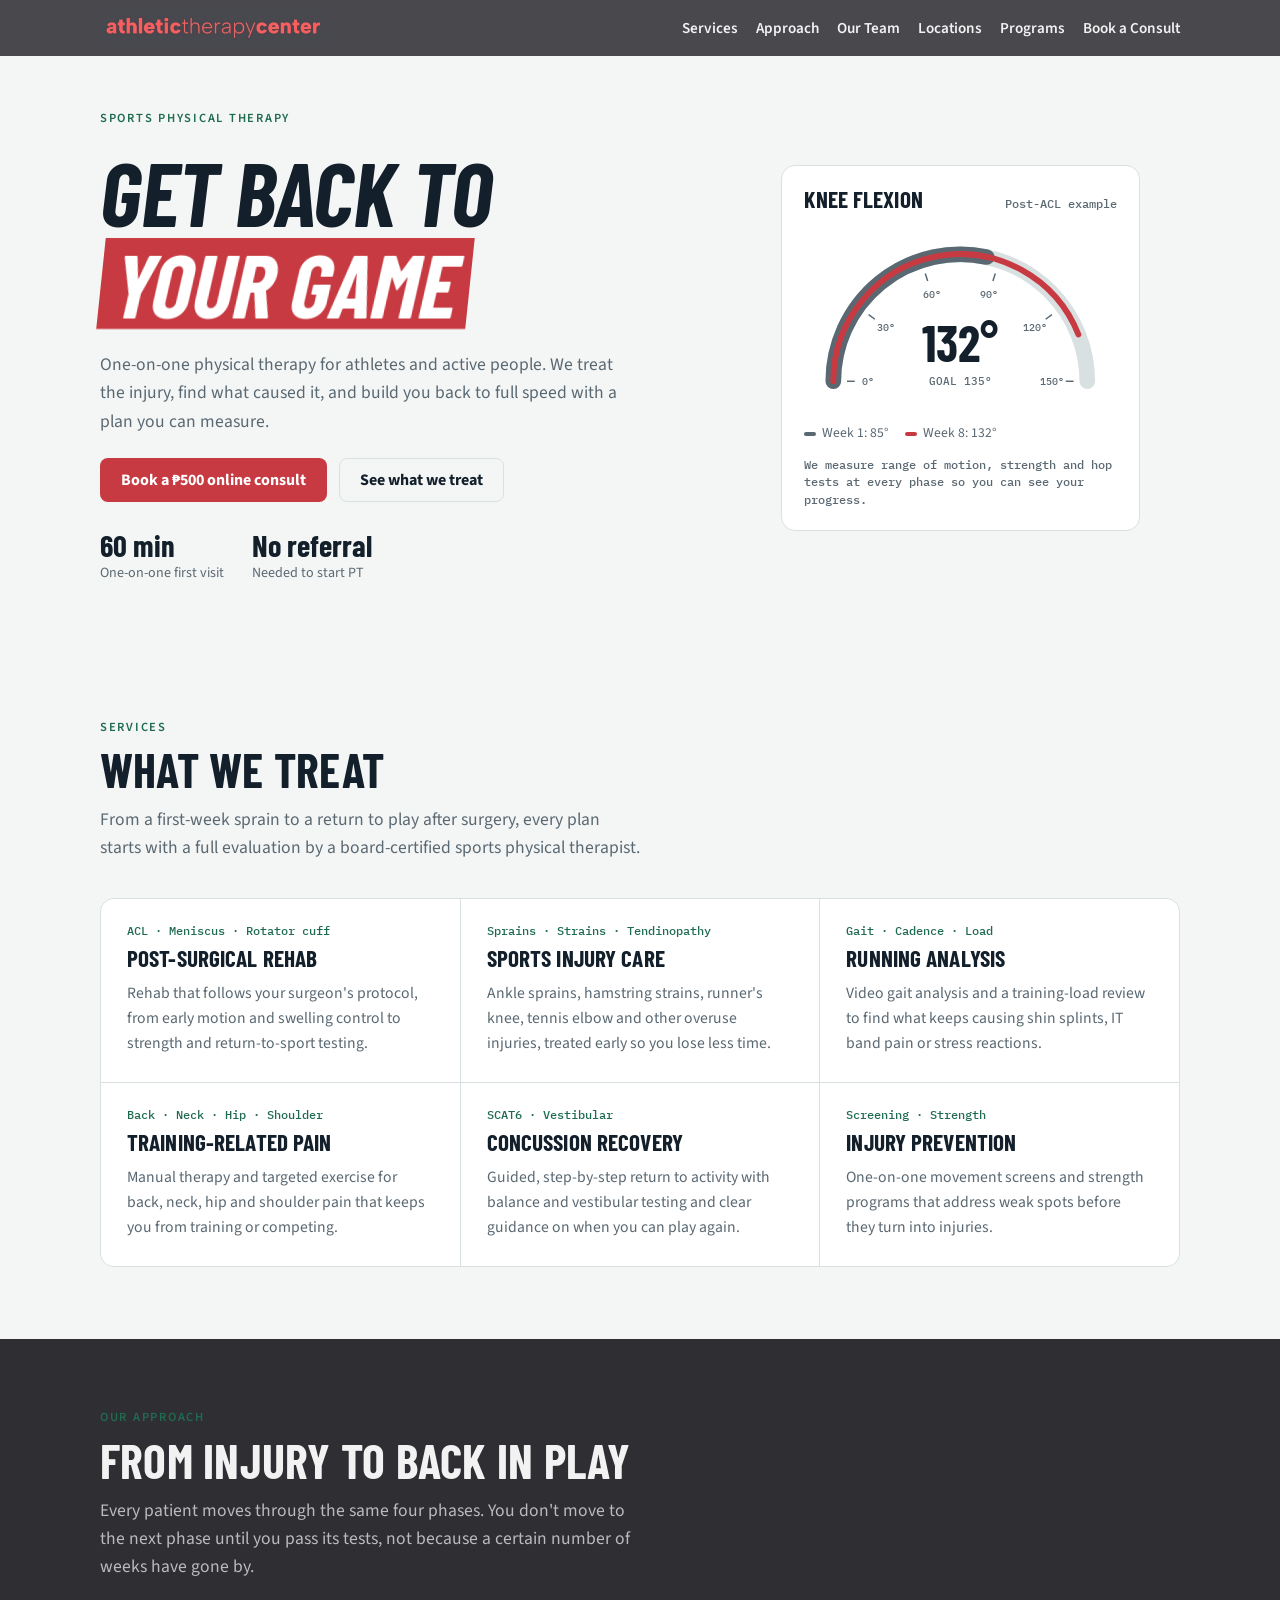
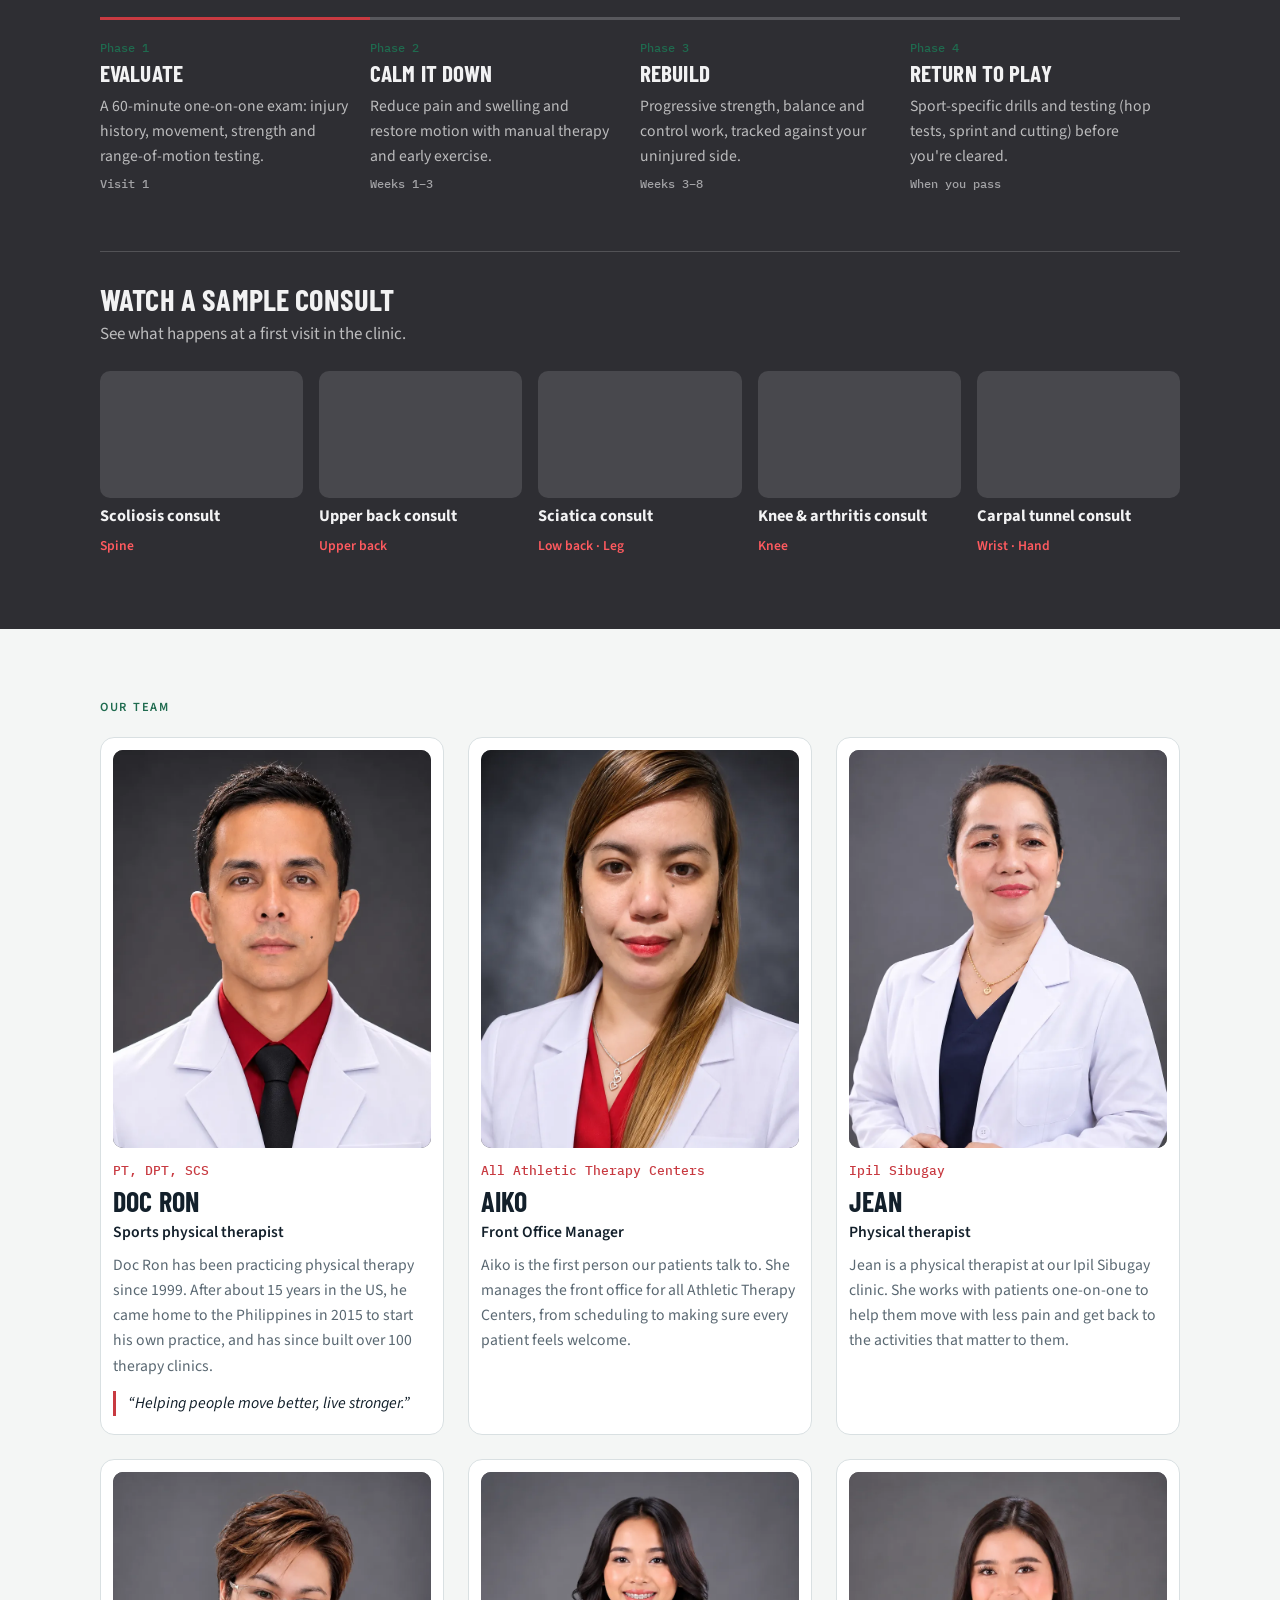
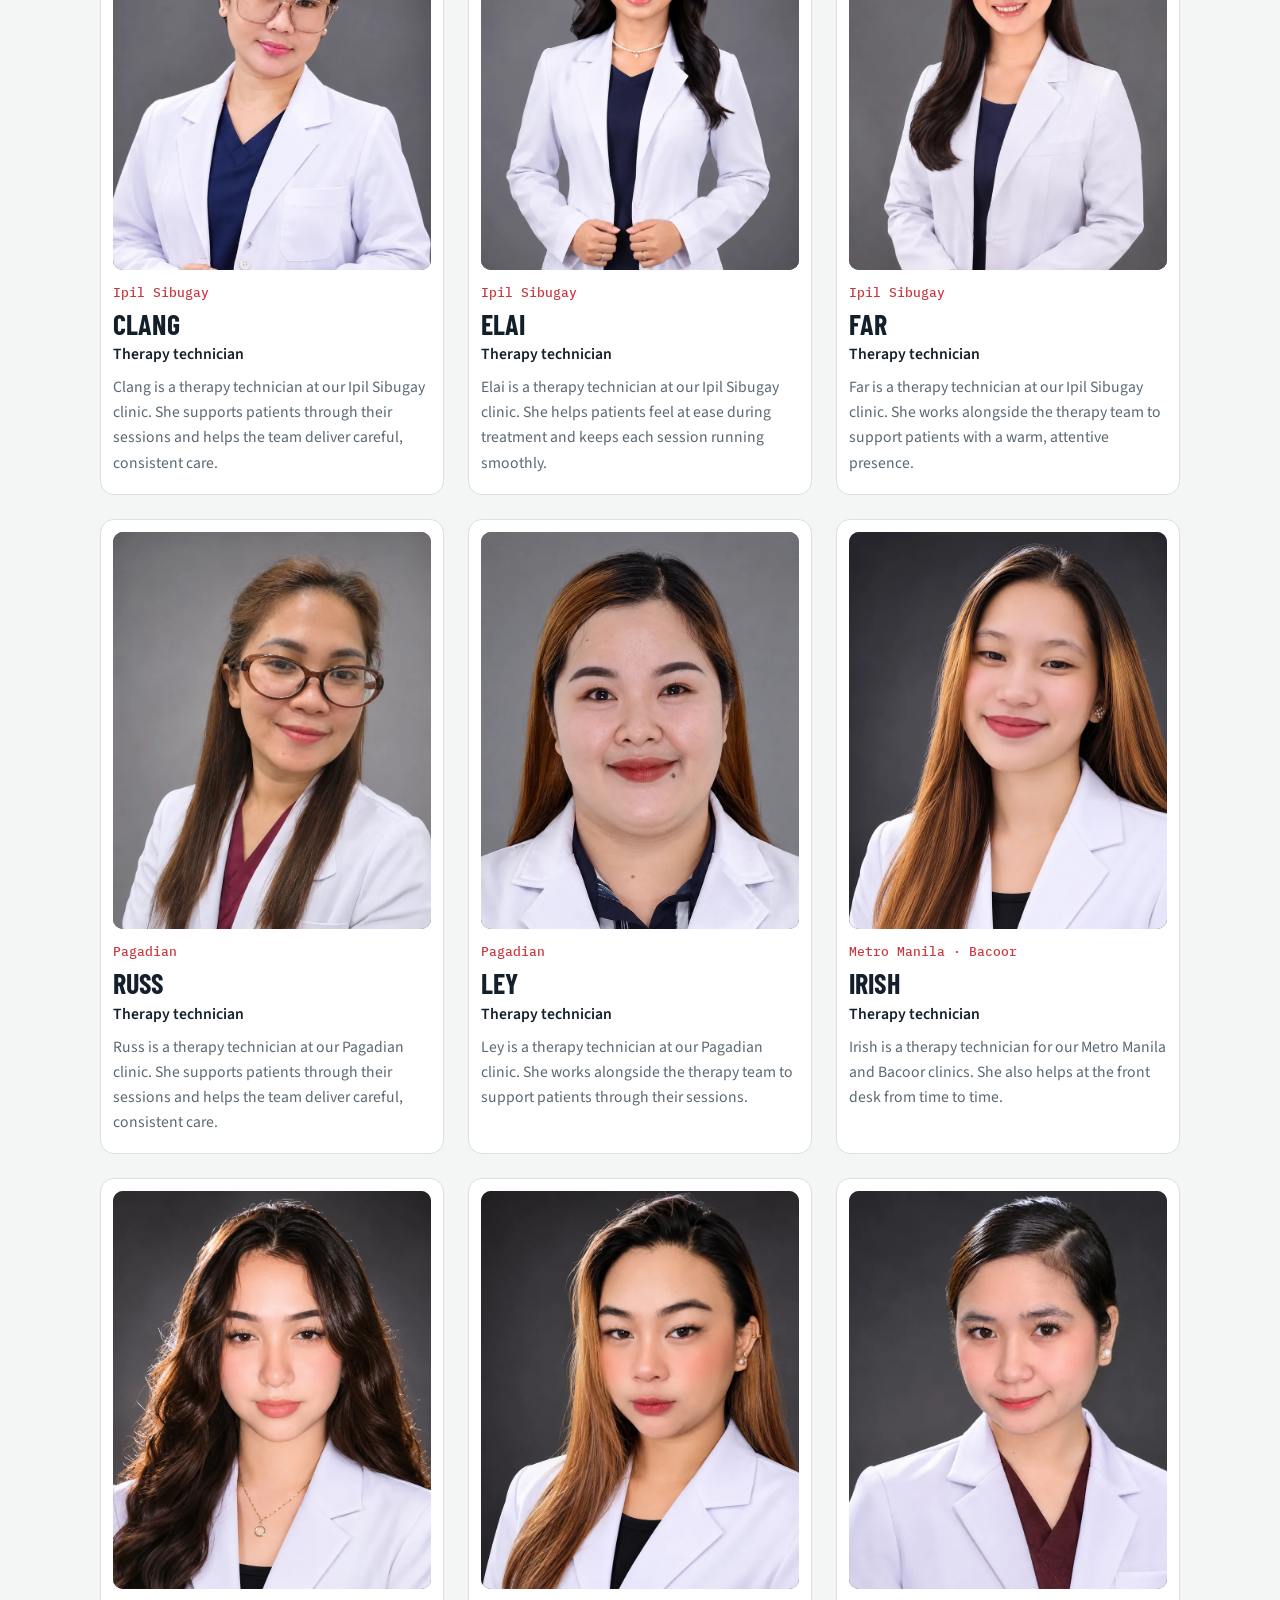
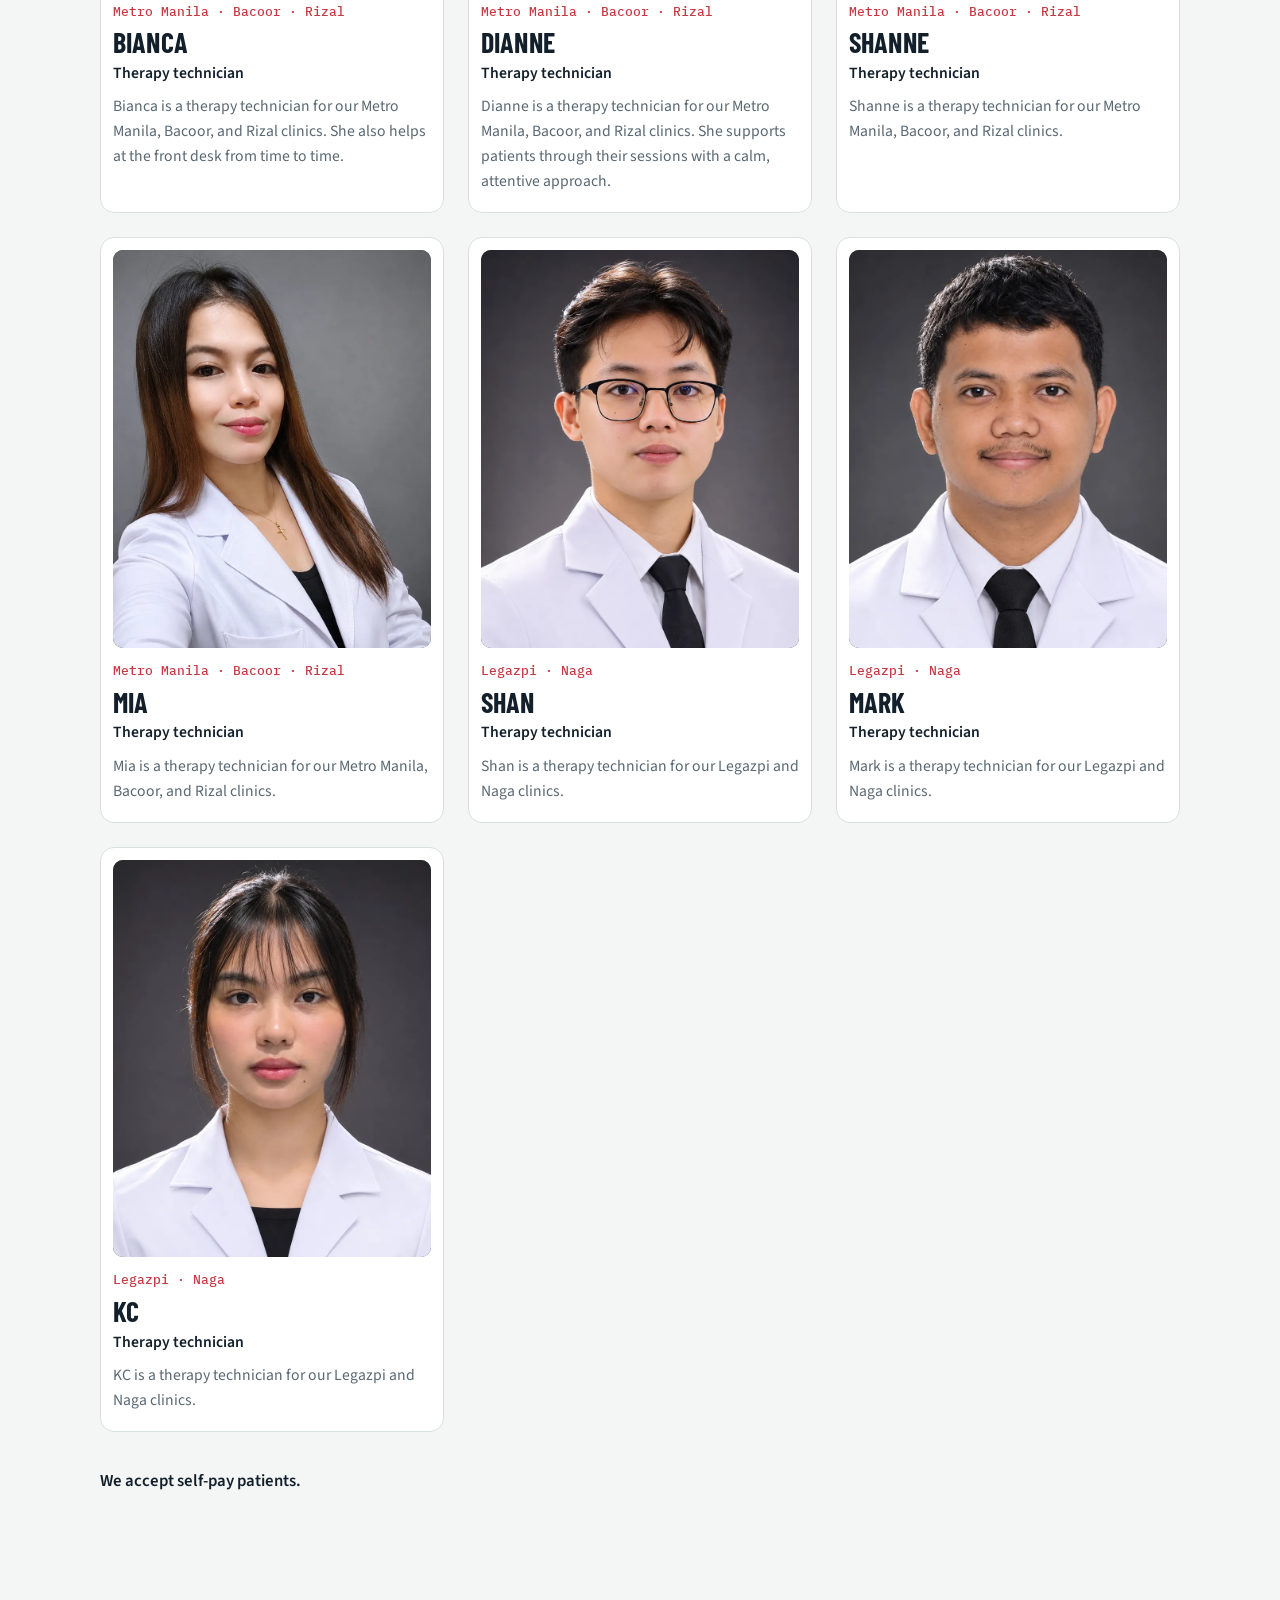
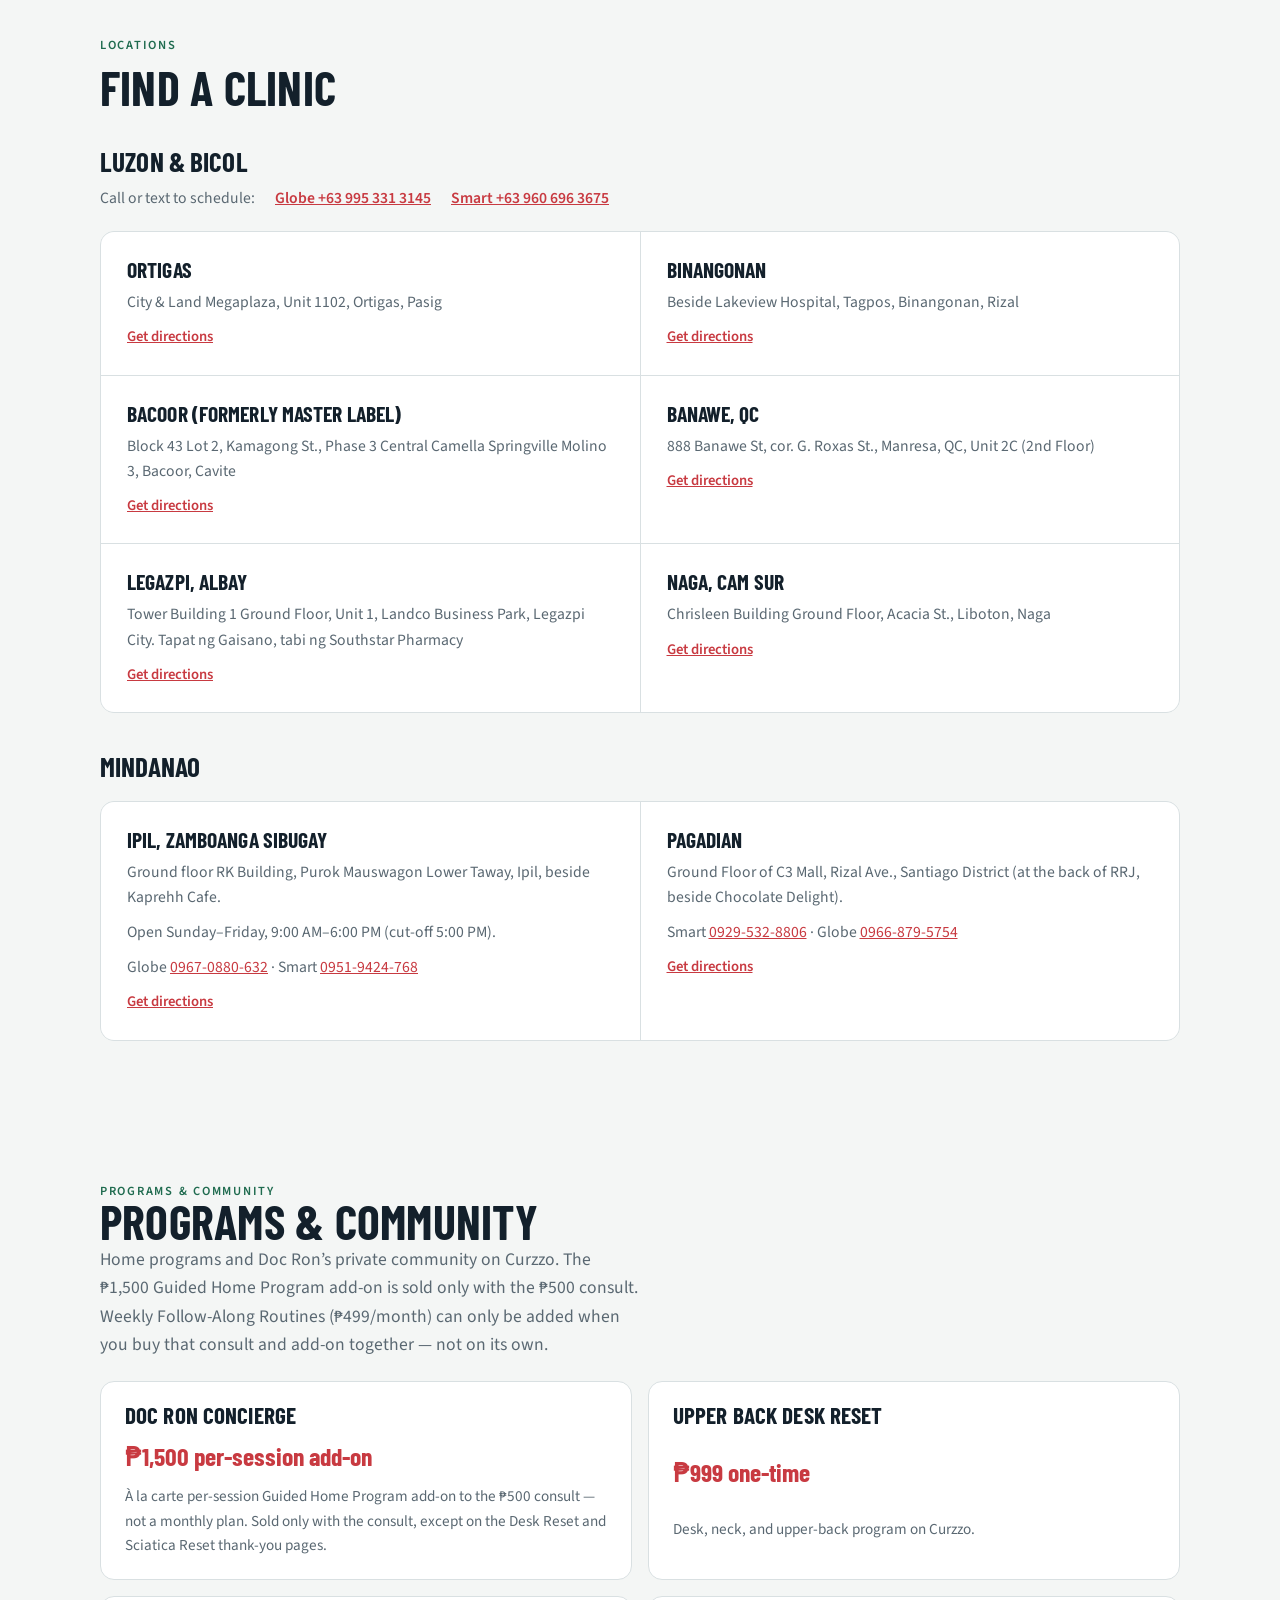
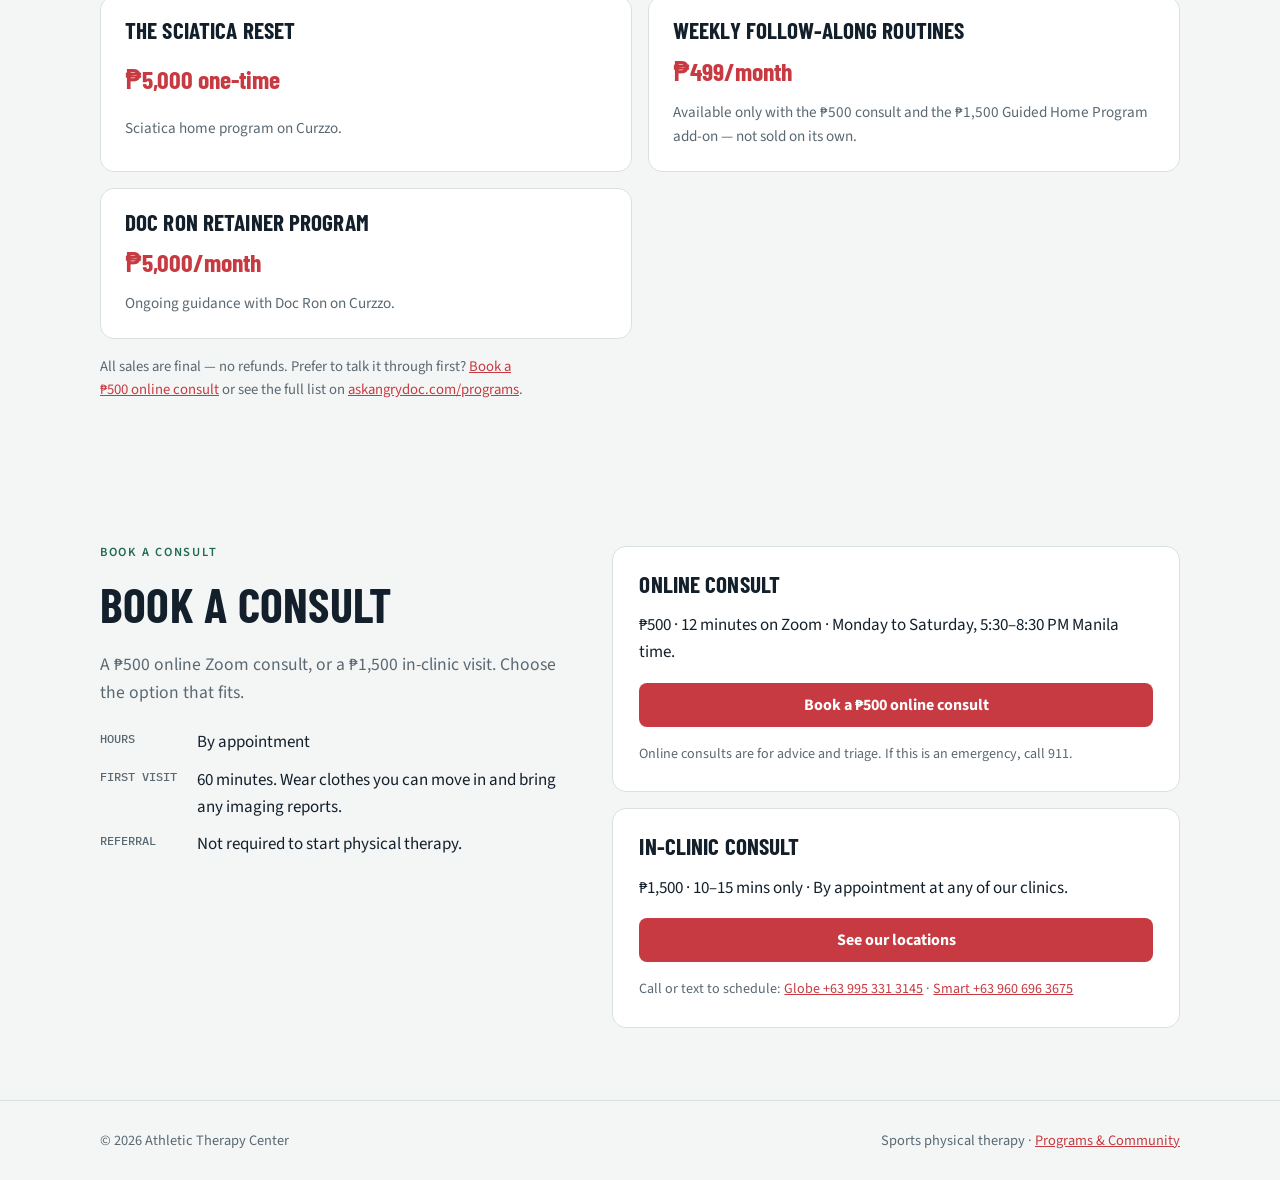
<file: index.html>
<!doctype html>
<html lang="en">
<head>
<meta charset="utf-8">
<meta name="viewport" content="width=device-width, initial-scale=1, viewport-fit=cover">
<meta name="description" content="Athletic Therapy Center: sports physical therapy. Book a ₱500 online consult with Dr. Ron.">
<style>/* base reset */
:root{color-scheme:light;padding-top:env(safe-area-inset-top,0px);padding-bottom:env(safe-area-inset-bottom,0px)}
body{margin:0}img{max-width:100%}[hidden]{display:none!important}
</style>
<title>Athletic Therapy Center</title>
<link rel="preconnect" href="https://fonts.googleapis.com">
<link rel="preconnect" href="https://fonts.gstatic.com" crossorigin>
<link rel="stylesheet" href="https://fonts.googleapis.com/css2?family=Barlow+Condensed:ital,wght@0,600;0,700;1,700&family=Source+Sans+3:wght@400;600;700&family=IBM+Plex+Mono:wght@500&display=swap">
<style>
/* Layout: sticky bar, a hero split between pitch and a range-of-motion gauge, then four bands down a 1120px column. */
:root {
  --bg: #F4F6F5;
  --surface: #FFFFFF;
  --ink: #13202B;
  --muted: #5A6872;
  --line: #D9E0E2;
  --brand-bg: #48484D;    /* logo charcoal, same in both themes */
  --brand-coral: #FF5A5F; /* logo coral */
  --brand-ink: #F2F2F3;
  --accent: #C83A41;      /* logo coral, deepened for contrast on light */
  --accent-ink: #FFFFFF;
  --turf: #1F6B4F;        /* field green */
  --band: #2E2E33;
  --band-ink: #F2F2F3;
  --soft: #FBEAEA;
  --ok: #1F7A4D; --ok-bg: #E2F3EA;
  --warn: #9A5B00; --warn-bg: #FCEFD6;
  --info: #1B57B8; --info-bg: #E3ECFA;
  --closed: #59636B; --closed-bg: #ECEFF1;
  --new: #B4232C; --new-bg: #FBE6E7;
  --display: "Barlow Condensed", "Arial Narrow", Impact, sans-serif;
  --body: "Source Sans 3", "Segoe UI", system-ui, sans-serif;
  --mono: "IBM Plex Mono", ui-monospace, Menlo, monospace;
}
@media (prefers-color-scheme: dark) { :root:not([data-theme="light"]) {
  --bg: #0E151B; --surface: #16212A; --ink: #E6EDF1; --muted: #9AA9B3; --line: #26343F;
  --accent: #FF5A5F; --accent-ink: #1A1416; --turf: #4FB98B; --band: #08090B; --band-ink: #E6EDF1; --soft: #2E1C1F;
  --ok: #6FD3A0; --ok-bg: #143323; --warn: #F3B85A; --warn-bg: #3A2A0E; --info: #8DB7FF; --info-bg: #17284A;
  --closed: #A7B3BB; --closed-bg: #222D35; --new: #FF8F95; --new-bg: #3E1A1D; color-scheme: dark } }
:root[data-theme="dark"] {
  --bg: #0E151B; --surface: #16212A; --ink: #E6EDF1; --muted: #9AA9B3; --line: #26343F;
  --accent: #FF5A5F; --accent-ink: #1A1416; --turf: #4FB98B; --band: #08090B; --band-ink: #E6EDF1; --soft: #2E1C1F;
  --ok: #6FD3A0; --ok-bg: #143323; --warn: #F3B85A; --warn-bg: #3A2A0E; --info: #8DB7FF; --info-bg: #17284A;
  --closed: #A7B3BB; --closed-bg: #222D35; --new: #FF8F95; --new-bg: #3E1A1D; color-scheme: dark }

* { box-sizing: border-box; }
html { scroll-behavior: smooth; }
@media (prefers-reduced-motion: reduce) { html { scroll-behavior: auto; } * { transition: none !important; animation: none !important; } }
body { background: var(--bg); color: var(--ink); font: 400 17px/1.6 var(--body); }
a { color: var(--accent); }
h1, h2, h3 { font-family: var(--display); font-weight: 700; line-height: 1.02; text-wrap: balance; margin: 0; letter-spacing: .005em; }
h2 { font-size: clamp(2.1rem, 4.4vw, 3rem); text-transform: uppercase; }
h3 { font-size: 1.45rem; text-transform: uppercase; }
p { margin: 0; }
.wrap { max-width: 1120px; margin: 0 auto; padding-inline: 20px; }
.eyebrow { font: 600 .78rem/1 var(--body); letter-spacing: .14em; text-transform: uppercase; color: var(--turf); }
.lede { color: var(--muted); max-width: 60ch; font-size: 1.1rem; }
:focus-visible { outline: 3px solid var(--accent); outline-offset: 2px; border-radius: 4px; }

/* header */
header.bar { position: sticky; top: env(safe-area-inset-top, 0px); z-index: 20; background: var(--brand-bg); }
.bar .wrap { display: flex; align-items: center; justify-content: space-between; gap: 16px; padding-block: 12px; flex-wrap: wrap; }
.brand { display: flex; align-items: center; gap: 10px; text-decoration: none; color: var(--ink); }
.brand-logo { display: block; height: 32px; width: auto; max-width: 100%; }
nav.links { display: flex; gap: 4px 18px; flex-wrap: wrap; align-items: center; }
nav.links a { color: var(--brand-ink); text-decoration: none; font-weight: 600; font-size: .95rem; }
nav.links a:hover { color: var(--brand-coral); }
nav.links a.staff { color: var(--brand-coral); border: 1.5px solid currentColor; padding: 3px 10px; border-radius: 999px; }

.btn { display: inline-flex; align-items: center; justify-content: center; gap: 8px; font: 700 1rem/1 var(--body); padding: 13px 20px; border-radius: 8px; border: 1.5px solid transparent; cursor: pointer; text-decoration: none; }
.btn-primary { background: var(--accent); color: var(--accent-ink); }
.btn-primary:hover { filter: brightness(1.08); }
.btn-ghost { background: transparent; color: var(--ink); border-color: var(--line); }
.btn-ghost:hover { border-color: var(--ink); }
.btn-sm { padding: 8px 12px; font-size: .9rem; }
.btn-danger { background: transparent; color: var(--new); border-color: var(--new); }
.btn:disabled { opacity: .55; cursor: not-allowed; }

/* hero */
.hero { padding-block: 56px 64px; }
.hero .wrap { display: grid; grid-template-columns: 1.15fr .85fr; gap: 48px; align-items: center; }
.hero h1 { font-size: clamp(3rem, 7.4vw, 5.6rem); text-transform: uppercase; font-style: italic; letter-spacing: -.005em; display: flex; flex-direction: column; align-items: flex-start; }
.hero-line { display: block; }
.hero-line-inner { display: inline-block; transform-origin: 0 60%; animation: heroZoomIn .7s cubic-bezier(.16, 1, .3, 1) both; }
.hero h1 .tape { display: inline-block; background: var(--accent); color: var(--accent-ink); padding: 0 .14em; transform: skew(-6deg); transform-origin: 0 60%; animation: heroZoomInTape .7s cubic-bezier(.16, 1, .3, 1) .4s both; }
@keyframes heroZoomIn {
  from { opacity: 0; transform: scale(.3); }
  to { opacity: 1; transform: scale(1); }
}
@keyframes heroZoomInTape {
  from { opacity: 0; transform: skew(-6deg) scale(.3); }
  to { opacity: 1; transform: skew(-6deg) scale(1); }
}
.hero-copy { display: grid; gap: 22px; min-width: 0; }
.hero-actions { display: flex; gap: 12px; flex-wrap: wrap; }
.hero-facts { display: flex; gap: 28px; flex-wrap: wrap; padding-top: 6px; }
.hero-facts div { display: grid; gap: 2px; }
.hero-facts b { font: 700 1.9rem/1 var(--display); }
.hero-facts span { color: var(--muted); font-size: .88rem; }
.gauge { background: var(--surface); border: 1px solid var(--line); border-radius: 14px; padding: 22px; display: grid; gap: 12px; min-width: 0; }
.gauge svg { width: 100%; height: auto; display: block; }
.gauge-head { display: flex; justify-content: space-between; align-items: baseline; gap: 12px; }
.gauge-head small, .gauge-foot { font: 500 .78rem/1.4 var(--mono); color: var(--muted); }
.gauge-legend { display: flex; gap: 16px; flex-wrap: wrap; font-size: .85rem; color: var(--muted); }
.gauge-legend i { display: inline-block; width: 12px; height: 4px; border-radius: 2px; margin-right: 6px; vertical-align: middle; }

section.block { padding-block: 72px; }
section.block .head { display: grid; gap: 12px; margin-bottom: 36px; }

/* services */
.services { display: grid; grid-template-columns: repeat(3, minmax(0, 1fr)); gap: 1px; background: var(--line); border: 1px solid var(--line); border-radius: 14px; overflow: hidden; }
.svc { background: var(--surface); padding: 26px; display: grid; gap: 10px; align-content: start; }
.svc .tag { font: 500 .75rem/1 var(--mono); color: var(--turf); }
.svc p { color: var(--muted); font-size: .98rem; }

/* approach */
.approach { background: var(--band); color: var(--band-ink); }
.approach .eyebrow { color: var(--turf); }
.approach .lede { color: color-mix(in srgb, var(--band-ink) 72%, transparent); }
.steps { display: grid; grid-template-columns: repeat(4, minmax(0, 1fr)); gap: 0; list-style: none; padding: 0; margin: 0; counter-reset: step; }
.steps li { padding: 22px 22px 6px 0; border-top: 3px solid color-mix(in srgb, var(--band-ink) 22%, transparent); display: grid; gap: 8px; position: relative; }
.steps li::before { counter-increment: step; content: "Phase " counter(step); font: 500 .75rem/1 var(--mono); color: var(--turf); }
.steps li:first-child { border-top-color: var(--accent); }
.steps p { color: color-mix(in srgb, var(--band-ink) 72%, transparent); font-size: .98rem; }
.steps .wk { font: 500 .78rem/1 var(--mono); color: color-mix(in srgb, var(--band-ink) 60%, transparent); }

/* team */
.team { display: grid; grid-template-columns: repeat(3, minmax(0, 1fr)); gap: 24px; }
#team .head { margin-bottom: 24px; }
.member { display: grid; grid-template-columns: 1fr; gap: 14px; align-content: start; background: var(--surface); border: 1px solid var(--line); border-radius: 14px; padding: 12px 12px 18px; min-width: 0; }
.member-text { display: grid; gap: 8px; align-content: start; min-width: 0; }
.headshot { width: 100%; max-width: none; height: auto; aspect-ratio: 4 / 5; object-fit: cover; object-position: center 20%; border-radius: 10px; display: block; background: var(--brand-bg); }
.member h3 { font-size: 1.75rem; }
.member .role { color: var(--ink); font-weight: 600; margin-top: -4px; }
.member blockquote { margin: 4px 0 0; padding-left: 12px; border-left: 3px solid var(--accent); font-style: italic; color: var(--ink); font-size: 1rem; }
@media (max-width: 900px) { .team { grid-template-columns: repeat(2, minmax(0, 1fr)); } }
@media (max-width: 600px) { .team { grid-template-columns: 1fr; } }
/* sample consult videos (inside the dark Approach band) */
.videos { margin-top: 56px; padding-top: 32px; border-top: 1px solid color-mix(in srgb, var(--band-ink) 18%, transparent); display: grid; gap: 22px; }
.videos-head { display: grid; gap: 6px; }
.videos-head h3 { font-size: 1.9rem; }
.videos-head p { color: color-mix(in srgb, var(--band-ink) 72%, transparent); }
.vgrid { display: grid; grid-template-columns: repeat(5, minmax(0, 1fr)); gap: 16px; }
.vcard { display: grid; gap: 8px; align-content: start; text-decoration: none; color: var(--band-ink); }
.vthumb { position: relative; display: block; aspect-ratio: 16 / 10; max-width: 100%; border-radius: 10px; background: var(--brand-bg); overflow: hidden; }
.vregion { position: absolute; left: 12px; top: 10px; font: 500 .72rem/1 var(--mono); text-transform: uppercase; letter-spacing: .06em; color: var(--brand-ink); opacity: .8; }
.play { position: absolute; left: 50%; top: 55%; width: 46px; height: 46px; margin: -23px 0 0 -23px; border-radius: 50%; background: var(--brand-coral); transition: transform .15s ease; }
.play::after { content: ""; position: absolute; left: 18px; top: 14px; border-style: solid; border-width: 9px 0 9px 14px; border-color: transparent transparent transparent var(--brand-bg); }
.vcard:hover .play { transform: scale(1.1); }
.vtitle { font-weight: 700; font-size: 1.02rem; line-height: 1.3; }
.vlink { font-size: .85rem; color: var(--brand-coral); font-weight: 600; }
.vcard:hover .vtitle { text-decoration: underline; }
.vembed { position: relative; display: block; aspect-ratio: 16 / 10; max-width: 100%; border-radius: 10px; background: var(--brand-bg); overflow: hidden; }
.vembed iframe { position: absolute; inset: 0; width: 100%; height: 100%; border: 0; }
@media (max-width: 900px) { .vgrid { grid-template-columns: repeat(3, minmax(0, 1fr)); } }
@media (max-width: 600px) { .vgrid { grid-template-columns: 1fr 1fr; } }
.member .creds { font: 500 .8rem/1.4 var(--mono); color: var(--accent); }
.member p { color: var(--muted); font-size: .98rem; }
.pay { margin-top: 36px; font-weight: 600; font-size: 1.05rem; }


/* locations */
.loc-region { display: grid; gap: 20px; }
.loc-region + .loc-region { margin-top: 40px; }
.loc-region-head { display: grid; gap: 10px; }
.loc-region-head h3 { font-size: 1.7rem; }
.loc-phones { display: flex; flex-wrap: wrap; gap: 6px 20px; color: var(--muted); font-size: .98rem; }
.loc-phones a { font-weight: 600; }
.loc-grid { display: grid; grid-template-columns: repeat(2, minmax(0, 1fr)); gap: 1px; background: var(--line); border: 1px solid var(--line); border-radius: 14px; overflow: hidden; }
.loc-card { background: var(--surface); padding: 26px; display: grid; gap: 10px; align-content: start; }
.loc-card h3 { font-size: 1.35rem; }
.loc-card p { color: var(--muted); font-size: .98rem; }
.loc-dir { font-weight: 600; font-size: .92rem; }

/* contact */
.contact .wrap { display: grid; grid-template-columns: .9fr 1.1fr; gap: 48px; align-items: start; }
.consult-cards { display: grid; gap: 16px; min-width: 0; }
.info { display: grid; gap: 22px; min-width: 0; }
.info dl { display: grid; grid-template-columns: auto 1fr; gap: 10px 20px; margin: 0; }
.info dt { font: 500 .78rem/1.6 var(--mono); color: var(--muted); text-transform: uppercase; }
.info dd { margin: 0; }
form.card, .panel { background: var(--surface); border: 1px solid var(--line); border-radius: 14px; padding: 26px; display: grid; gap: 16px; min-width: 0; }
.field { display: grid; gap: 6px; }
.field label { font-weight: 600; font-size: .92rem; }
.field label .req { color: var(--new); }
.row2 { display: grid; grid-template-columns: 1fr 1fr; gap: 16px; }
input, select, textarea { font: inherit; font-size: 1rem; color: var(--ink); background: var(--bg); border: 1.5px solid var(--line); border-radius: 8px; padding: 11px 12px; width: 100%; }
input:focus, select:focus, textarea:focus { outline: none; border-color: var(--accent); box-shadow: 0 0 0 3px color-mix(in srgb, var(--accent) 22%, transparent); }
textarea { min-height: 120px; resize: vertical; }
.seg { display: flex; gap: 8px; flex-wrap: wrap; }
.seg label { flex: 1; min-width: 140px; display: flex; gap: 8px; align-items: center; border: 1.5px solid var(--line); border-radius: 8px; padding: 10px 12px; cursor: pointer; font-weight: 600; }
.seg input { width: auto; accent-color: var(--accent); }
.seg label:has(input:checked) { border-color: var(--accent); background: var(--soft); }
.note { font-size: .88rem; color: var(--muted); }
.msg { border-radius: 8px; padding: 12px 14px; font-size: .95rem; }
.msg.ok { background: var(--ok-bg); color: var(--ok); }
.msg.err { background: var(--new-bg); color: var(--new); }
.msg.info { background: var(--info-bg); color: var(--info); }


.programs-grid { display: grid; gap: 16px; grid-template-columns: 1fr; margin-top: 22px; }
@media (min-width: 700px) { .programs-grid { grid-template-columns: 1fr 1fr; } }
.program-card { background: var(--surface); border: 1px solid var(--line); border-radius: 14px; padding: 22px 24px; display: grid; gap: 8px; text-decoration: none; color: inherit; }
.program-card:hover { border-color: var(--accent); }
.program-card .amt { font-family: var(--display); font-size: 1.6rem; font-weight: 700; color: var(--accent); }
.program-card p { color: var(--muted); font-size: .95rem; }
.programs-note { margin-top: 16px; color: var(--muted); font-size: .92rem; max-width: 62ch; }

footer { border-top: 1px solid var(--line); padding-block: 28px; color: var(--muted); font-size: .9rem; }
footer .wrap { display: flex; justify-content: space-between; gap: 12px; flex-wrap: wrap; }


@media (max-width: 900px) {
  .hero .wrap, .contact .wrap { grid-template-columns: 1fr; gap: 32px; }
  .services { grid-template-columns: 1fr 1fr; }
  .steps { grid-template-columns: 1fr 1fr; gap: 0 20px; }
  .stats { grid-template-columns: repeat(3, minmax(0, 1fr)); }
}
@media (max-width: 600px) {
  body { font-size: 16px; }
  .wrap { padding-inline: 16px; }
  .services, .steps, .row2, .loc-grid { grid-template-columns: 1fr; }
  .stats { grid-template-columns: 1fr 1fr; }
  section.block { padding-block: 52px; }
  nav.links { gap: 4px 14px; }
}
</style>

</head>
<body>
<header class="bar">
  <div class="wrap">
    <a class="brand" href="#home" aria-label="Athletic Therapy Center home">
      <img class="brand-logo" src="[data-uri]" alt="Athletic Therapy Center" width="780" height="110">
    </a>
    <nav class="links" aria-label="Main">
      <a href="#services" data-site-link>Services</a>
      <a href="#approach" data-site-link>Approach</a>
      <a href="#team" data-site-link>Our Team</a>
      <a href="#locations" data-site-link>Locations</a>
      <a href="#programs" data-site-link>Programs</a>
      <a href="#book" data-site-link>Book a Consult</a>
    </nav>
  </div>
</header>

<main id="site">
  <!-- 1. Home -->
  <section class="hero" id="home">
    <div class="wrap">
      <div class="hero-copy">
        <p class="eyebrow">Sports physical therapy</p>
        <h1><span class="hero-line"><span class="hero-line-inner">Get back to</span></span><span class="hero-line"><span class="tape">your game</span></span></h1>
        <p class="lede">One-on-one physical therapy for athletes and active people. We treat the injury, find what caused it, and build you back to full speed with a plan you can measure.</p>
        <div class="hero-actions">
          <a class="btn btn-primary" href="https://askangrydoc.com/book">Book a ₱500 online consult</a>
          <a class="btn btn-ghost" href="#services">See what we treat</a>
        </div>
        <div class="hero-facts">
          <div><b>60 min</b><span>One-on-one first visit</span></div>
          <div><b>No referral</b><span>Needed to start PT</span></div>
        </div>
      </div>
      <figure class="gauge" aria-label="Example: knee flexion range of motion improving from 85 degrees in week 1 to 132 degrees in week 8">
        <div class="gauge-head">
          <h3>Knee flexion</h3>
          <small>Post-ACL example</small>
        </div>
        <svg viewBox="0 0 320 190" role="img" aria-hidden="true">
          <g fill="none" stroke-linecap="round">
            <path id="arcTrack" d="M 30 160 A 130 130 0 0 1 290 160" stroke="var(--line)" stroke-width="16"/>
          </g>
          <g id="ticks"></g>
          <path id="arcW1" fill="none" stroke="var(--muted)" stroke-width="16" stroke-linecap="round"/>
          <path id="arcW8" fill="none" stroke="var(--accent)" stroke-width="6" stroke-linecap="round"/>
          <text id="flexDeg" x="160" y="140" text-anchor="middle" fill="var(--ink)" style="font: 700 52px var(--display)">132°</text>
          <text x="160" y="164" text-anchor="middle" fill="var(--muted)" style="font: 500 11px var(--mono)">GOAL 135°</text>
        </svg>
        <div class="gauge-legend">
          <span><i style="background: var(--muted)"></i>Week 1: 85°</span>
          <span><i style="background: var(--accent)"></i>Week 8: 132°</span>
        </div>
        <p class="gauge-foot">We measure range of motion, strength and hop tests at every phase so you can see your progress.</p>
      </figure>
    </div>
  </section>

  <!-- 2. Services -->
  <section class="block" id="services">
    <div class="wrap">
      <div class="head">
        <p class="eyebrow">Services</p>
        <h2>What we treat</h2>
        <p class="lede">From a first-week sprain to a return to play after surgery, every plan starts with a full evaluation by a board-certified sports physical therapist.</p>
      </div>
      <div class="services">
        <article class="svc"><span class="tag">ACL · Meniscus · Rotator cuff</span><h3>Post-surgical rehab</h3><p>Rehab that follows your surgeon's protocol, from early motion and swelling control to strength and return-to-sport testing.</p></article>
        <article class="svc"><span class="tag">Sprains · Strains · Tendinopathy</span><h3>Sports injury care</h3><p>Ankle sprains, hamstring strains, runner's knee, tennis elbow and other overuse injuries, treated early so you lose less time.</p></article>
        <article class="svc"><span class="tag">Gait · Cadence · Load</span><h3>Running analysis</h3><p>Video gait analysis and a training-load review to find what keeps causing shin splints, IT band pain or stress reactions.</p></article>
        <article class="svc"><span class="tag">Back · Neck · Hip · Shoulder</span><h3>Training-related pain</h3><p>Manual therapy and targeted exercise for back, neck, hip and shoulder pain that keeps you from training or competing.</p></article>
        <article class="svc"><span class="tag">SCAT6 · Vestibular</span><h3>Concussion recovery</h3><p>Guided, step-by-step return to activity with balance and vestibular testing and clear guidance on when you can play again.</p></article>
        <article class="svc"><span class="tag">Screening · Strength</span><h3>Injury prevention</h3><p>One-on-one movement screens and strength programs that address weak spots before they turn into injuries.</p></article>
      </div>
    </div>
  </section>

  <!-- 3. Approach -->
  <section class="block approach" id="approach">
    <div class="wrap">
      <div class="head">
        <p class="eyebrow">Our approach</p>
        <h2>From injury to back in play</h2>
        <p class="lede">Every patient moves through the same four phases. You don't move to the next phase until you pass its tests, not because a certain number of weeks have gone by.</p>
      </div>
      <ol class="steps">
        <li><h3>Evaluate</h3><p>A 60-minute one-on-one exam: injury history, movement, strength and range-of-motion testing.</p><span class="wk">Visit 1</span></li>
        <li><h3>Calm it down</h3><p>Reduce pain and swelling and restore motion with manual therapy and early exercise.</p><span class="wk">Weeks 1–3</span></li>
        <li><h3>Rebuild</h3><p>Progressive strength, balance and control work, tracked against your uninjured side.</p><span class="wk">Weeks 3–8</span></li>
        <li><h3>Return to play</h3><p>Sport-specific drills and testing (hop tests, sprint and cutting) before you're cleared.</p><span class="wk">When you pass</span></li>
      </ol>
      <div class="videos">
        <div class="videos-head">
          <h3>Watch a sample consult</h3>
          <p>See what happens at a first visit in the clinic.</p>
        </div>
        <div class="vgrid">
          <article class="vcard">
            <div class="vembed">
              <iframe src="https://www.youtube-nocookie.com/embed/E-24Q9YF0u0?start=31" title="Scoliosis consult" loading="lazy" allow="accelerometer; autoplay; clipboard-write; encrypted-media; gyroscope; picture-in-picture; web-share" allowfullscreen referrerpolicy="strict-origin-when-cross-origin"></iframe>
            </div>
            <span class="vtitle">Scoliosis consult</span>
            <span class="vlink">Spine</span>
          </article>
          <article class="vcard">
            <div class="vembed">
              <iframe src="https://www.youtube-nocookie.com/embed/4ChAJ-7yGks" title="Upper back consult" loading="lazy" allow="accelerometer; autoplay; clipboard-write; encrypted-media; gyroscope; picture-in-picture; web-share" allowfullscreen referrerpolicy="strict-origin-when-cross-origin"></iframe>
            </div>
            <span class="vtitle">Upper back consult</span>
            <span class="vlink">Upper back</span>
          </article>
          <article class="vcard">
            <div class="vembed">
              <iframe src="https://www.youtube-nocookie.com/embed/g_50BRqdK3Q?start=2" title="Sciatica consult" loading="lazy" allow="accelerometer; autoplay; clipboard-write; encrypted-media; gyroscope; picture-in-picture; web-share" allowfullscreen referrerpolicy="strict-origin-when-cross-origin"></iframe>
            </div>
            <span class="vtitle">Sciatica consult</span>
            <span class="vlink">Low back · Leg</span>
          </article>
          <article class="vcard">
            <div class="vembed">
              <iframe src="https://www.youtube-nocookie.com/embed/qpVCcSIqjV4" title="Knee &amp; arthritis consult" loading="lazy" allow="accelerometer; autoplay; clipboard-write; encrypted-media; gyroscope; picture-in-picture; web-share" allowfullscreen referrerpolicy="strict-origin-when-cross-origin"></iframe>
            </div>
            <span class="vtitle">Knee &amp; arthritis consult</span>
            <span class="vlink">Knee</span>
          </article>
          <article class="vcard">
            <div class="vembed">
              <iframe src="https://www.youtube-nocookie.com/embed/hKsFaLF6VF4" title="Carpal tunnel consult" loading="lazy" allow="accelerometer; autoplay; clipboard-write; encrypted-media; gyroscope; picture-in-picture; web-share" allowfullscreen referrerpolicy="strict-origin-when-cross-origin"></iframe>
            </div>
            <span class="vtitle">Carpal tunnel consult</span>
            <span class="vlink">Wrist · Hand</span>
          </article>
        </div>
      </div>
    </div>
  </section>

  <!-- 4. Team -->
  <section class="block" id="team">
    <div class="wrap">
      <div class="head">
        <p class="eyebrow">Our team</p>
      </div>
      <div class="team">
        <article class="member">
          <img class="headshot" src="assets/doc-ron-2.webp" alt="Doc Ron, sports physical therapist" width="800" height="1067">
          <div class="member-text">
            <span class="creds">PT, DPT, SCS</span>
            <h3>Doc Ron</h3>
            <p class="role">Sports physical therapist</p>
            <p>Doc Ron has been practicing physical therapy since 1999. After about 15 years in the US, he came home to the Philippines in 2015 to start his own practice, and has since built over 100 therapy clinics.</p>
            <blockquote>“Helping people move better, live stronger.”</blockquote>
          </div>
        </article>
        <article class="member">
          <img class="headshot" src="assets/aiko.webp" alt="Aiko, front office manager for all Athletic Therapy Centers" width="800" height="1067">
          <div class="member-text">
            <span class="creds">All Athletic Therapy Centers</span>
            <h3>Aiko</h3>
            <p class="role">Front Office Manager</p>
            <p>Aiko is the first person our patients talk to. She manages the front office for all Athletic Therapy Centers, from scheduling to making sure every patient feels welcome.</p>
          </div>
        </article>
        <article class="member">
          <img class="headshot" src="assets/jean.webp" alt="Jean, physical therapist at Ipil Sibugay" width="800" height="1067">
          <div class="member-text">
            <span class="creds">Ipil Sibugay</span>
            <h3>Jean</h3>
            <p class="role">Physical therapist</p>
            <p>Jean is a physical therapist at our Ipil Sibugay clinic. She works with patients one-on-one to help them move with less pain and get back to the activities that matter to them.</p>
          </div>
        </article>
        <article class="member">
          <img class="headshot" src="assets/clang.webp" alt="Clang, therapy technician at Ipil Sibugay" width="800" height="1067">
          <div class="member-text">
            <span class="creds">Ipil Sibugay</span>
            <h3>Clang</h3>
            <p class="role">Therapy technician</p>
            <p>Clang is a therapy technician at our Ipil Sibugay clinic. She supports patients through their sessions and helps the team deliver careful, consistent care.</p>
          </div>
        </article>
        <article class="member">
          <img class="headshot" src="assets/elai.webp" alt="Elai, therapy technician at Ipil Sibugay" width="800" height="1067">
          <div class="member-text">
            <span class="creds">Ipil Sibugay</span>
            <h3>Elai</h3>
            <p class="role">Therapy technician</p>
            <p>Elai is a therapy technician at our Ipil Sibugay clinic. She helps patients feel at ease during treatment and keeps each session running smoothly.</p>
          </div>
        </article>
        <article class="member">
          <img class="headshot" src="assets/far.webp" alt="Far, therapy technician at Ipil Sibugay" width="800" height="1067">
          <div class="member-text">
            <span class="creds">Ipil Sibugay</span>
            <h3>Far</h3>
            <p class="role">Therapy technician</p>
            <p>Far is a therapy technician at our Ipil Sibugay clinic. She works alongside the therapy team to support patients with a warm, attentive presence.</p>
          </div>
        </article>

        <article class="member">
          <img class="headshot" src="assets/russ.webp" alt="Russ, therapy technician at Pagadian" width="800" height="1067">
          <div class="member-text">
            <span class="creds">Pagadian</span>
            <h3>Russ</h3>
            <p class="role">Therapy technician</p>
            <p>Russ is a therapy technician at our Pagadian clinic. She supports patients through their sessions and helps the team deliver careful, consistent care.</p>
          </div>
        </article>
        <article class="member">
          <img class="headshot" src="assets/ley.webp" alt="Ley, therapy technician at Pagadian" width="800" height="1067">
          <div class="member-text">
            <span class="creds">Pagadian</span>
            <h3>Ley</h3>
            <p class="role">Therapy technician</p>
            <p>Ley is a therapy technician at our Pagadian clinic. She works alongside the therapy team to support patients through their sessions.</p>
          </div>
        </article>

        <article class="member">
          <img class="headshot" src="assets/irish-2.webp" alt="Irish, therapy technician at Metro Manila and Bacoor" width="800" height="1067">
          <div class="member-text">
            <span class="creds">Metro Manila · Bacoor</span>
            <h3>Irish</h3>
            <p class="role">Therapy technician</p>
            <p>Irish is a therapy technician for our Metro Manila and Bacoor clinics. She also helps at the front desk from time to time.</p>
          </div>
        </article>

        <article class="member">
          <img class="headshot" src="assets/bianca.webp" alt="Bianca, therapy technician at Metro Manila, Bacoor, and Rizal" width="800" height="1067">
          <div class="member-text">
            <span class="creds">Metro Manila · Bacoor · Rizal</span>
            <h3>Bianca</h3>
            <p class="role">Therapy technician</p>
            <p>Bianca is a therapy technician for our Metro Manila, Bacoor, and Rizal clinics. She also helps at the front desk from time to time.</p>
          </div>
        </article>

        <article class="member">
          <img class="headshot" src="assets/dianne.webp" alt="Dianne, therapy technician at Metro Manila, Bacoor, and Rizal" width="800" height="1067">
          <div class="member-text">
            <span class="creds">Metro Manila · Bacoor · Rizal</span>
            <h3>Dianne</h3>
            <p class="role">Therapy technician</p>
            <p>Dianne is a therapy technician for our Metro Manila, Bacoor, and Rizal clinics. She supports patients through their sessions with a calm, attentive approach.</p>
          </div>
        </article>

        <article class="member">
          <img class="headshot" src="assets/shanne.webp" alt="Shanne, therapy technician at Metro Manila, Bacoor, and Rizal" width="800" height="1067">
          <div class="member-text">
            <span class="creds">Metro Manila · Bacoor · Rizal</span>
            <h3>Shanne</h3>
            <p class="role">Therapy technician</p>
            <p>Shanne is a therapy technician for our Metro Manila, Bacoor, and Rizal clinics.</p>
          </div>
        </article>

        <article class="member">
          <img class="headshot" src="assets/mia.webp" alt="Mia, therapy technician at Metro Manila, Bacoor, and Rizal" width="800" height="1067">
          <div class="member-text">
            <span class="creds">Metro Manila · Bacoor · Rizal</span>
            <h3>Mia</h3>
            <p class="role">Therapy technician</p>
            <p>Mia is a therapy technician for our Metro Manila, Bacoor, and Rizal clinics.</p>
          </div>
        </article>

        <article class="member">
          <img class="headshot" src="assets/shan.webp" alt="Shan, therapy technician at Legazpi and Naga" width="800" height="1067">
          <div class="member-text">
            <span class="creds">Legazpi · Naga</span>
            <h3>Shan</h3>
            <p class="role">Therapy technician</p>
            <p>Shan is a therapy technician for our Legazpi and Naga clinics.</p>
          </div>
        </article>
        <article class="member">
          <img class="headshot" src="assets/mark.webp" alt="Mark, therapy technician at Legazpi and Naga" width="800" height="1067">
          <div class="member-text">
            <span class="creds">Legazpi · Naga</span>
            <h3>Mark</h3>
            <p class="role">Therapy technician</p>
            <p>Mark is a therapy technician for our Legazpi and Naga clinics.</p>
          </div>
        </article>

        <article class="member">
          <img class="headshot" src="assets/kc.webp" alt="KC, therapy technician at Legazpi and Naga" width="800" height="1067">
          <div class="member-text">
            <span class="creds">Legazpi · Naga</span>
            <h3>KC</h3>
            <p class="role">Therapy technician</p>
            <p>KC is a therapy technician for our Legazpi and Naga clinics.</p>
          </div>
        </article>
      </div>
      <p class="pay">We accept self-pay patients.</p>
    </div>
  </section>

  <!-- 5. Locations -->
  <section class="block" id="locations">
    <div class="wrap">
      <div class="head">
        <p class="eyebrow">Locations</p>
        <h2>Find a clinic</h2>
      </div>
      <div class="loc-region">
        <div class="loc-region-head">
          <h3>Luzon &amp; Bicol</h3>
          <p class="loc-phones">Call or text to schedule: <a href="tel:+639953313145">Globe +63 995 331 3145</a> <a href="tel:+639606963675">Smart +63 960 696 3675</a></p>
        </div>
        <div class="loc-grid">
        <article class="loc-card">
          <h3>Ortigas</h3>
          <p>City &amp; Land Megaplaza, Unit 1102, Ortigas, Pasig</p>
          <a class="loc-dir" href="https://www.google.com/maps/search/?api=1&amp;query=City%20%26%20Land%20Megaplaza%2C%20Unit%201102%2C%20Ortigas%2C%20Pasig" target="_blank" rel="noopener">Get directions</a>
        </article>
        <article class="loc-card">
          <h3>Binangonan</h3>
          <p>Beside Lakeview Hospital, Tagpos, Binangonan, Rizal</p>
          <a class="loc-dir" href="https://www.google.com/maps/search/?api=1&amp;query=Lakeview%20Hospital%2C%20Tagpos%2C%20Binangonan%2C%20Rizal" target="_blank" rel="noopener">Get directions</a>
        </article>
        <article class="loc-card">
          <h3>Bacoor (formerly Master Label)</h3>
          <p>Block 43 Lot 2, Kamagong St., Phase 3 Central Camella Springville Molino 3, Bacoor, Cavite</p>
          <a class="loc-dir" href="https://www.google.com/maps/search/?api=1&amp;query=Block%2043%20Lot%202%2C%20Kamagong%20St.%2C%20Phase%203%20Central%20Camella%20Springville%20Molino%203%2C%20Bacoor%2C%20Cavite" target="_blank" rel="noopener">Get directions</a>
        </article>
        <article class="loc-card">
          <h3>Banawe, QC</h3>
          <p>888 Banawe St, cor. G. Roxas St., Manresa, QC, Unit 2C (2nd Floor)</p>
          <a class="loc-dir" href="https://www.google.com/maps/search/?api=1&amp;query=888%20Banawe%20St%20corner%20G.%20Roxas%20St%2C%20Manresa%2C%20Quezon%20City" target="_blank" rel="noopener">Get directions</a>
        </article>
        <article class="loc-card">
          <h3>Legazpi, Albay</h3>
          <p>Tower Building 1 Ground Floor, Unit 1, Landco Business Park, Legazpi City. Tapat ng Gaisano, tabi ng Southstar Pharmacy</p>
          <a class="loc-dir" href="https://www.google.com/maps/search/?api=1&amp;query=Tower%20Building%201%2C%20Unit%201%2C%20Landco%20Business%20Park%2C%20Legazpi%20City" target="_blank" rel="noopener">Get directions</a>
        </article>
        <article class="loc-card">
          <h3>Naga, Cam Sur</h3>
          <p>Chrisleen Building Ground Floor, Acacia St., Liboton, Naga</p>
          <a class="loc-dir" href="https://www.google.com/maps/search/?api=1&amp;query=Chrisleen%20Building%2C%20Acacia%20St.%2C%20Liboton%2C%20Naga" target="_blank" rel="noopener">Get directions</a>
        </article>
        </div>
      </div>
      <div class="loc-region">
        <div class="loc-region-head">
          <h3>Mindanao</h3>
        </div>
        <div class="loc-grid">
        <article class="loc-card">
          <h3>Ipil, Zamboanga Sibugay</h3>
          <p>Ground floor RK Building, Purok Mauswagon Lower Taway, Ipil, beside Kaprehh Cafe.</p>
          <p>Open Sunday–Friday, 9:00 AM–6:00 PM (cut-off 5:00 PM).</p>
          <p>Globe <a href="tel:+639670880632">0967-0880-632</a> · Smart <a href="tel:+639519424768">0951-9424-768</a></p>
          <a class="loc-dir" href="https://www.google.com/maps/search/?api=1&amp;query=RK%20Building%2C%20Purok%20Mauswagon%20Lower%20Taway%2C%20Ipil%2C%20Zamboanga%20Sibugay%2C%20beside%20Kaprehh%20Cafe" target="_blank" rel="noopener">Get directions</a>
        </article>
        <article class="loc-card">
          <h3>Pagadian</h3>
          <p>Ground Floor of C3 Mall, Rizal Ave., Santiago District (at the back of RRJ, beside Chocolate Delight).</p>
          <p>Smart <a href="tel:+639295328806">0929-532-8806</a> · Globe <a href="tel:+639668795754">0966-879-5754</a></p>
          <a class="loc-dir" href="https://www.google.com/maps/search/?api=1&amp;query=C3%20Mall%2C%20Rizal%20Avenue%2C%20Santiago%20District%2C%20Pagadian" target="_blank" rel="noopener">Get directions</a>
        </article>
        </div>
      </div>
    </div>
  </section>


  <!-- Programs & Community (Curzzo) -->
  <section class="block" id="programs">
    <div class="wrap">
      <p class="eyebrow">Programs &amp; Community</p>
      <h2>Programs &amp; Community</h2>
      <p class="lede">Home programs and Doc Ron’s private community on Curzzo. The ₱1,500 Guided Home Program add-on is sold only with the ₱500 consult. Weekly Follow-Along Routines (₱499/month) can only be added when you buy that consult and add-on together — not on its own.</p>
      <div class="programs-grid">
        <a class="program-card" href="https://curzzo.com/communities/doc-ron-concierge-1" target="_blank" rel="noopener">
          <h3>Doc Ron Concierge</h3>
          <span class="amt">₱1,500 per-session add-on</span>
          <p>À la carte per-session Guided Home Program add-on to the ₱500 consult — not a monthly plan. Sold only with the consult, except on the Desk Reset and Sciatica Reset thank-you pages.</p>
        </a>
        <a class="program-card" href="https://curzzo.com/communities/doc-ron-concierge-1/classroom/courses/345" target="_blank" rel="noopener">
          <h3>Upper Back Desk Reset</h3>
          <span class="amt">₱999 one-time</span>
          <p>Desk, neck, and upper-back program on Curzzo.</p>
        </a>
        <a class="program-card" href="https://curzzo.com/communities/doc-ron-concierge-1/classroom/courses/346" target="_blank" rel="noopener">
          <h3>The Sciatica Reset</h3>
          <span class="amt">₱5,000 one-time</span>
          <p>Sciatica home program on Curzzo.</p>
        </a>
        <a class="program-card" href="https://askangrydoc.com/book">
          <h3>Weekly Follow-Along Routines</h3>
          <span class="amt">₱499/month</span>
          <p>Available only with the ₱500 consult and the ₱1,500 Guided Home Program add-on — not sold on its own.</p>
        </a>
        <a class="program-card" href="https://curzzo.com/communities/doc-ron-concierge-1/classroom/courses/348" target="_blank" rel="noopener">
          <h3>Doc Ron Retainer Program</h3>
          <span class="amt">₱5,000/month</span>
          <p>Ongoing guidance with Doc Ron on Curzzo.</p>
        </a>
      </div>
      <p class="programs-note">All sales are final — no refunds. Prefer to talk it through first? <a href="https://askangrydoc.com/book">Book a ₱500 online consult</a> or see the full list on <a href="https://askangrydoc.com/programs">askangrydoc.com/programs</a>.</p>
    </div>
  </section>

  <!-- 6. Book a consult -->
  <section class="block contact" id="book">
    <div class="wrap">
      <div class="info">
        <p class="eyebrow">Book a consult</p>
        <h2>Book a consult</h2>
        <p class="lede">A ₱500 online Zoom consult, or a ₱1,500 in-clinic visit. Choose the option that fits.</p>
        <dl>
          <dt>Hours</dt><dd>By appointment</dd>
          <dt>First visit</dt><dd>60 minutes. Wear clothes you can move in and bring any imaging reports.</dd>
          <dt>Referral</dt><dd>Not required to start physical therapy.</dd>
        </dl>
      </div>
      <div class="consult-cards">
        <div class="panel">
          <h3>Online consult</h3>
          <p>₱500 · 12 minutes on Zoom · Monday to Saturday, 5:30–8:30 PM Manila time.</p>
          <a class="btn btn-primary" href="https://askangrydoc.com/book">Book a ₱500 online consult</a>
          <p class="note">Online consults are for advice and triage. If this is an emergency, call 911.</p>
        </div>
        <div class="panel">
          <h3>In-clinic consult</h3>
          <p>₱1,500 · 10–15 mins only · By appointment at any of our clinics.</p>
          <a class="btn btn-primary" href="#locations">See our locations</a>
          <p class="note">Call or text to schedule: <a href="tel:+639953313145">Globe +63 995 331 3145</a> · <a href="tel:+639606963675">Smart +63 960 696 3675</a></p>
        </div>
      </div>
    </div>
  </section>
</main>

<footer>
  <div class="wrap">
    <span>© 2026 Athletic Therapy Center</span>
    <span>Sports physical therapy · <a href="#programs">Programs &amp; Community</a></span>
  </div>
</footer>

<script>
(() => {
  const $ = (s) => document.querySelector(s);
  const cx = 160, cy = 160, r = 130, MAX = 150;
  const pt = (deg, rad = r) => { const a = Math.PI - (deg / MAX) * Math.PI; return [cx + rad * Math.cos(a), cy - rad * Math.sin(a)]; };
  const arc = (deg) => {
    const d = Math.max(0.001, deg);
    const [x, y] = pt(d);
    return `M ${cx - r} ${cy} A ${r} ${r} 0 0 1 ${x.toFixed(1)} ${y.toFixed(1)}`;
  };
  const easeOut = (t) => 1 - Math.pow(1 - t, 3);
  const easeInOut = (t) => t < .5 ? 2 * t * t : 1 - Math.pow(-2 * t + 2, 2) / 2;
  const tween = (from, to, dur, easing, onUpdate) => new Promise((resolve) => {
    const t0 = performance.now();
    const step = (now) => {
      const t = Math.min(1, (now - t0) / dur);
      onUpdate(from + (to - from) * easing(t));
      if (t < 1) requestAnimationFrame(step);
      else resolve();
    };
    requestAnimationFrame(step);
  });

  const arcW1 = $("#arcW1"), arcW8 = $("#arcW8"), flexDeg = $("#flexDeg"), gauge = document.querySelector(".gauge");
  let ticks = "";
  for (let d = 0; d <= MAX; d += 30) {
    const [x1, y1] = pt(d, r - 14), [x2, y2] = pt(d, r - 22), [tx, ty] = pt(d, r - 36);
    ticks += `<line x1="${x1}" y1="${y1}" x2="${x2}" y2="${y2}" stroke="var(--muted)" stroke-width="1.5"/>`;
    ticks += `<text x="${tx}" y="${ty + 4}" text-anchor="middle" fill="var(--muted)" style="font:500 10px var(--mono)">${d}°</text>`;
  }
  $("#ticks").innerHTML = ticks;

  const setFinal = () => {
    arcW1.setAttribute("d", arc(85));
    arcW8.setAttribute("d", arc(132));
    flexDeg.textContent = "132°";
  };
  const reduce = window.matchMedia("(prefers-reduced-motion: reduce)").matches;
  if (reduce || !arcW1 || !arcW8 || !flexDeg) { setFinal(); return; }

  const setStart = () => {
    arcW1.setAttribute("d", arc(0.001));
    arcW8.setAttribute("d", arc(0.001));
    flexDeg.textContent = "0°";
  };
  setStart();

  let playing = false;
  const play = async () => {
    if (playing) return;
    playing = true;
    setStart();
    await tween(0, 85, 700, easeOut, (v) => arcW1.setAttribute("d", arc(v)));
    await Promise.all([
      tween(0, 132, 1100, easeOut, (v) => arcW8.setAttribute("d", arc(v))),
      tween(0, 132, 1100, easeOut, (v) => { flexDeg.textContent = Math.round(v) + "°"; }),
    ]);
    await new Promise((r) => setTimeout(r, 3500));
    await Promise.all([
      tween(85, 0, 400, easeInOut, (v) => arcW1.setAttribute("d", arc(v))),
      tween(132, 0, 400, easeInOut, (v) => arcW8.setAttribute("d", arc(v))),
      tween(132, 0, 400, easeInOut, (v) => { flexDeg.textContent = Math.round(v) + "°"; }),
    ]);
    playing = false;
    play();
  };

  const start = () => { play(); };
  if (!gauge || !("IntersectionObserver" in window)) { start(); return; }
  const io = new IntersectionObserver((entries) => {
    if (entries.some((e) => e.isIntersecting)) { io.disconnect(); start(); }
  }, { threshold: 0.3 });
  io.observe(gauge);
})();
</script>

</body>
</html>
</file>
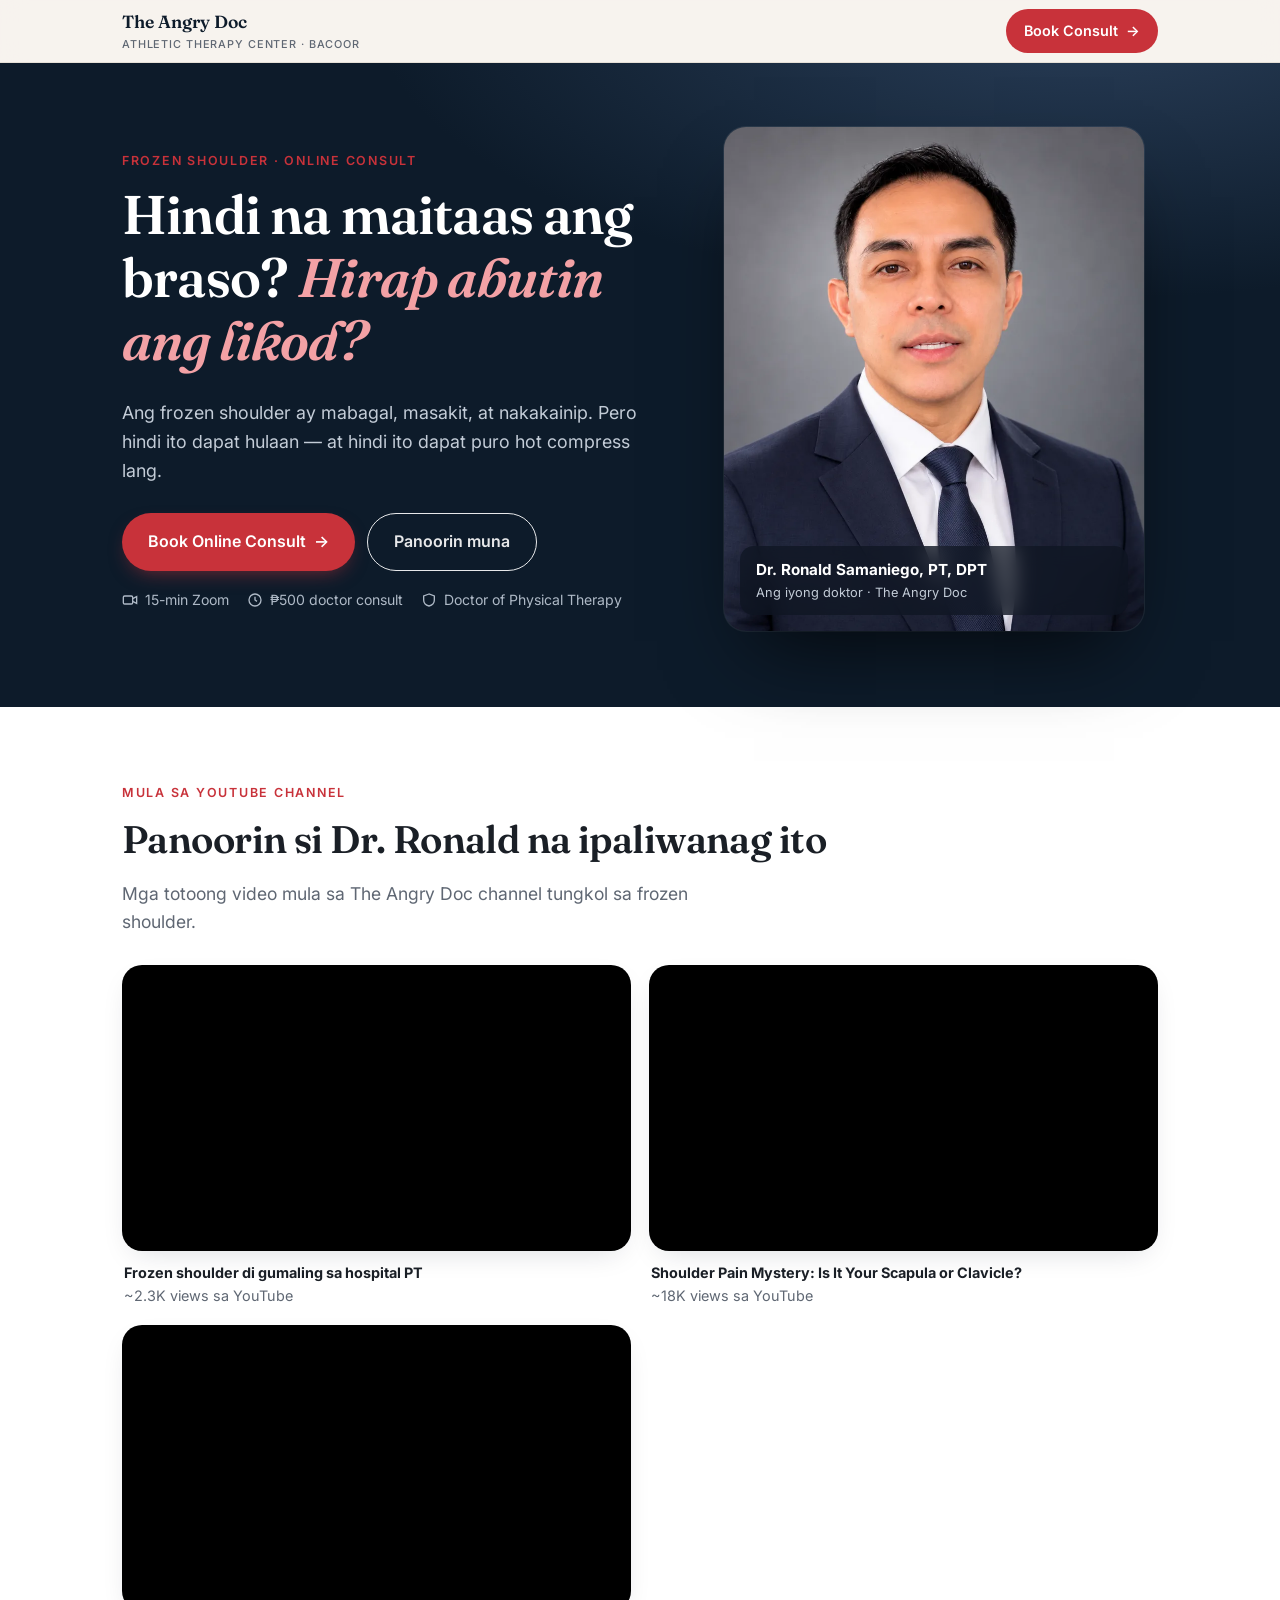
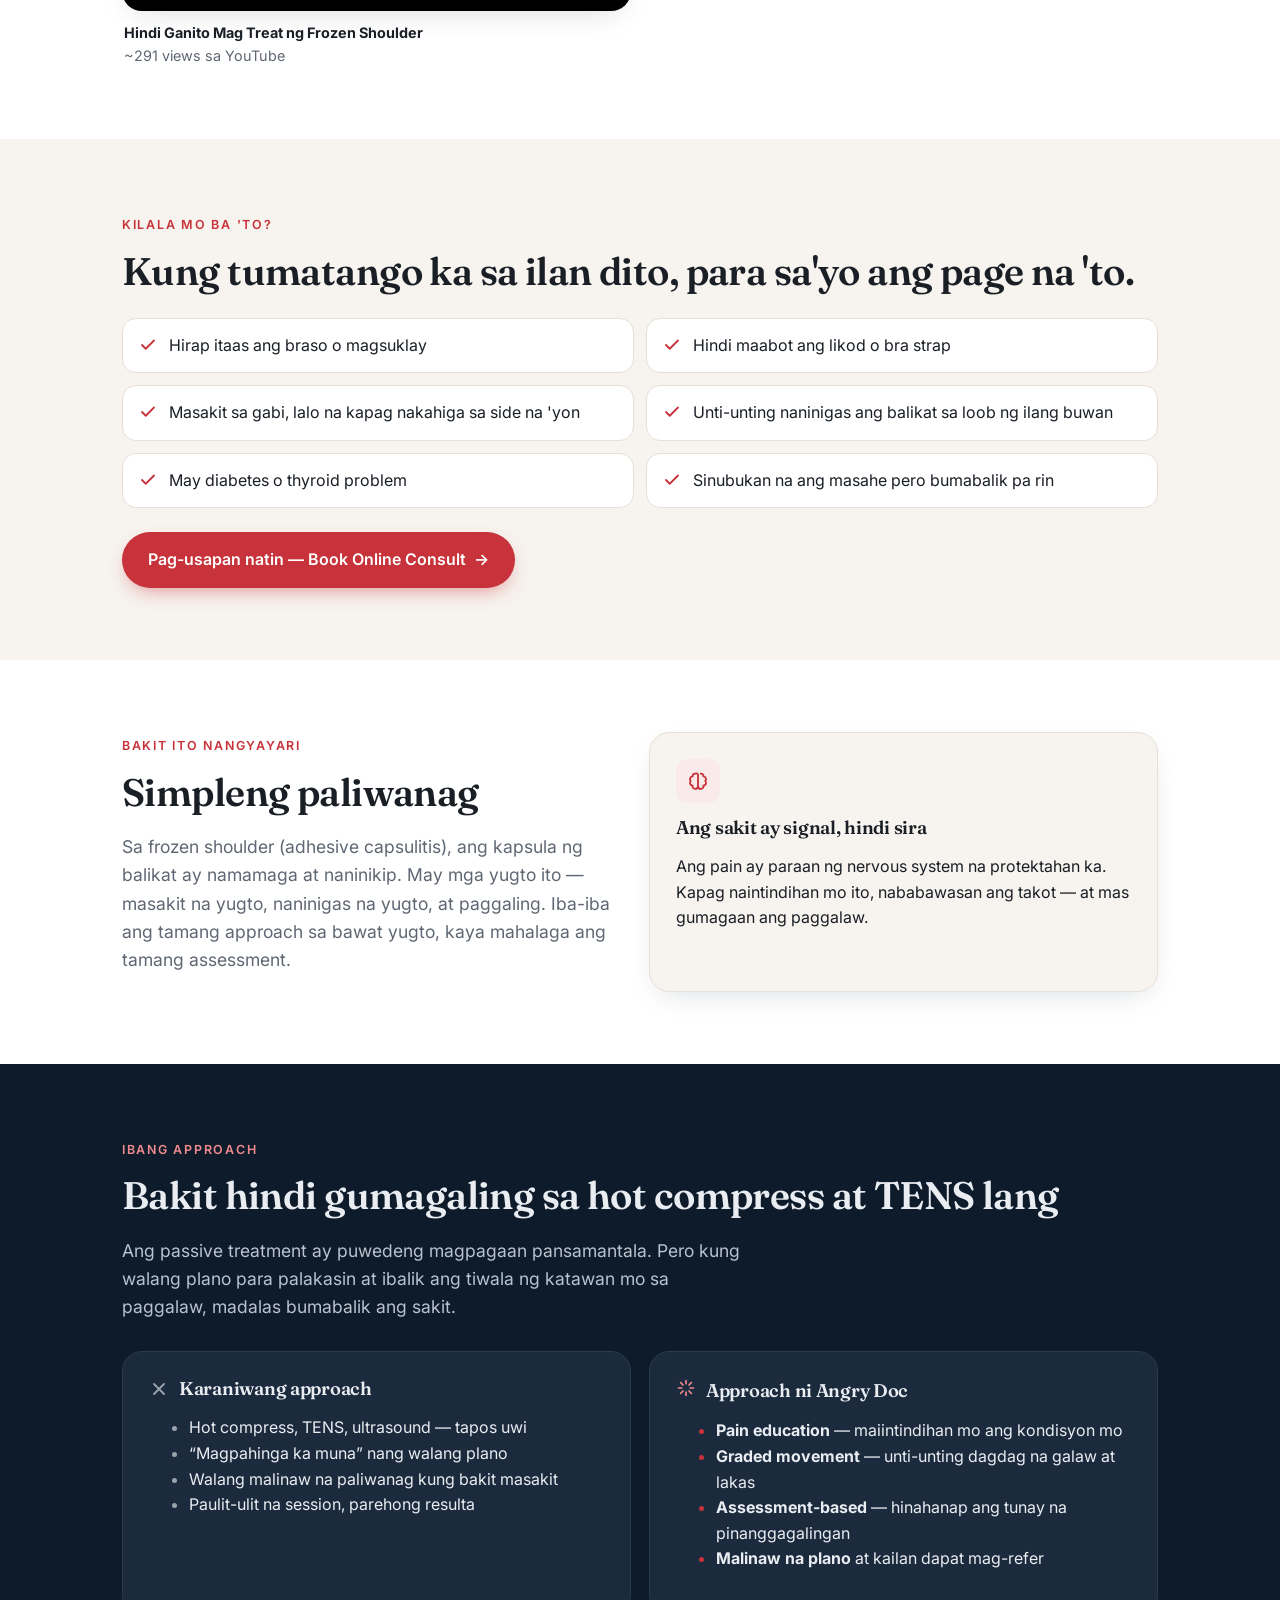
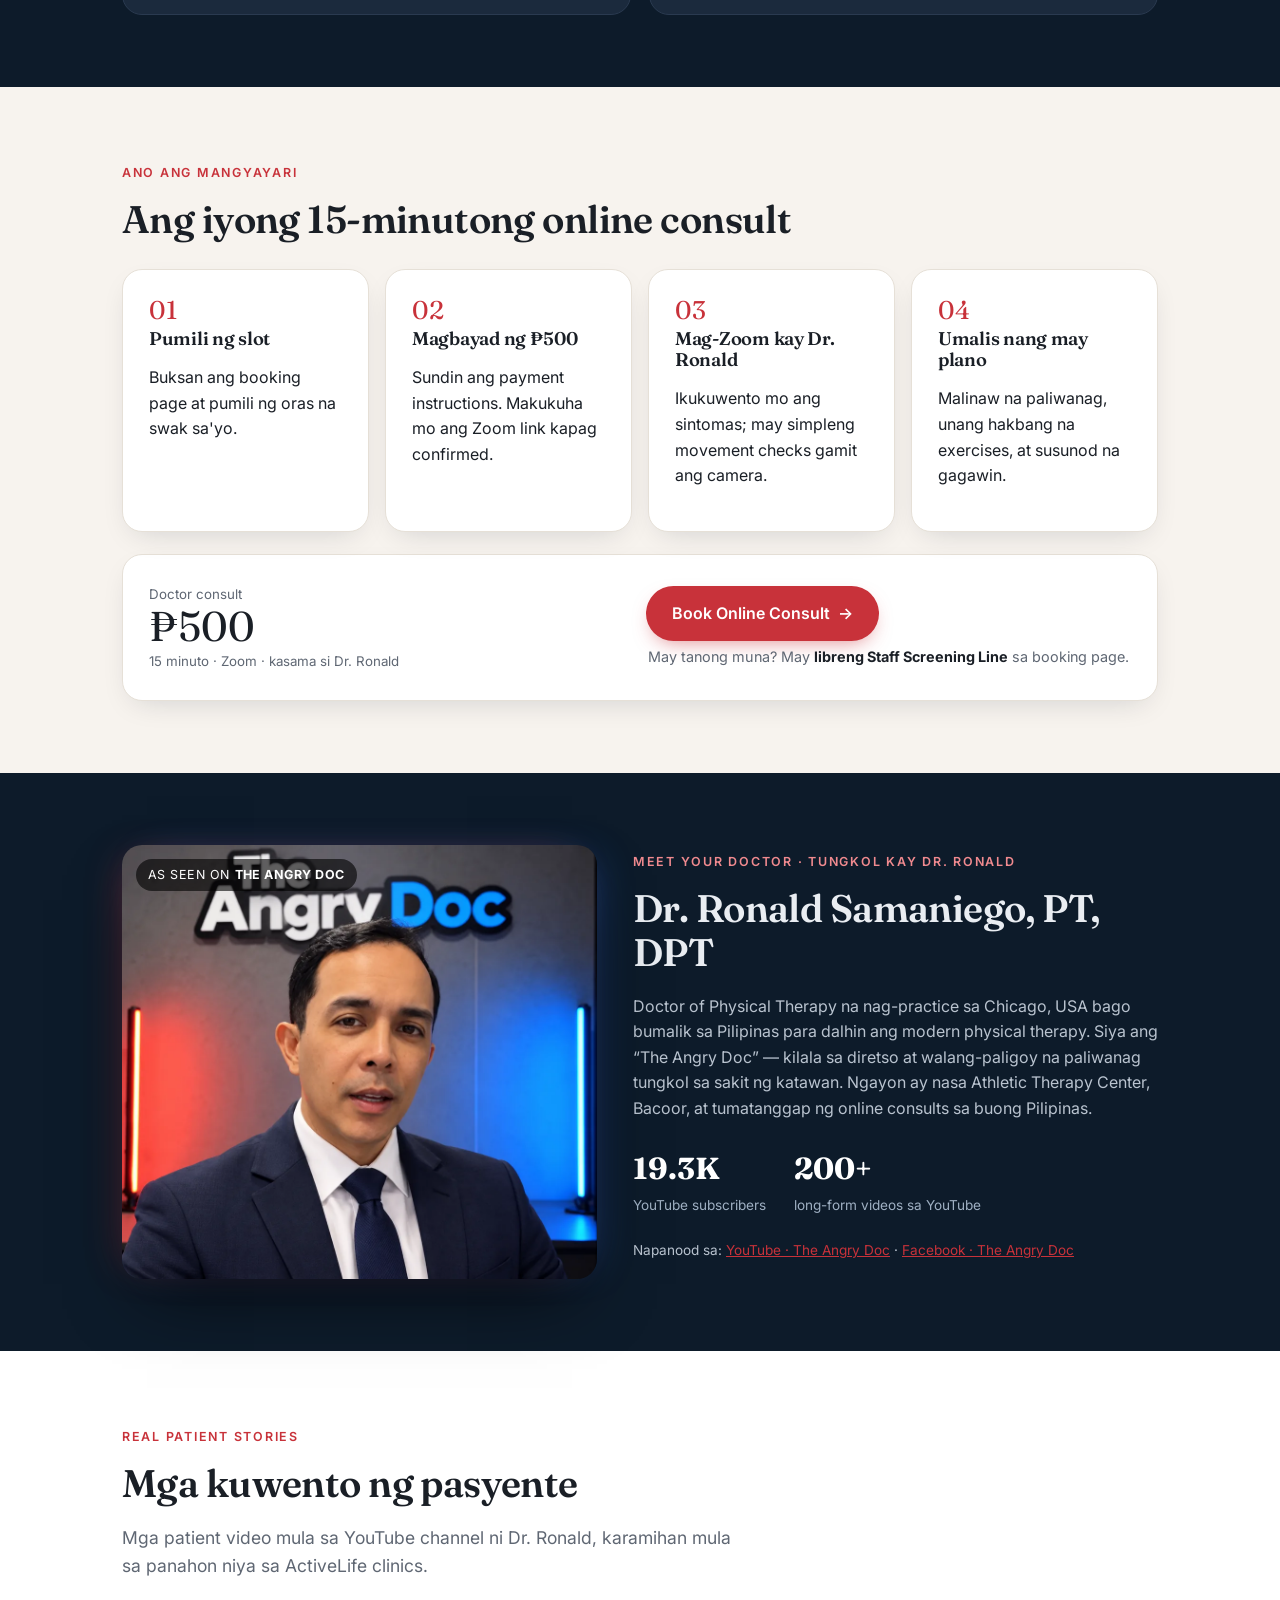
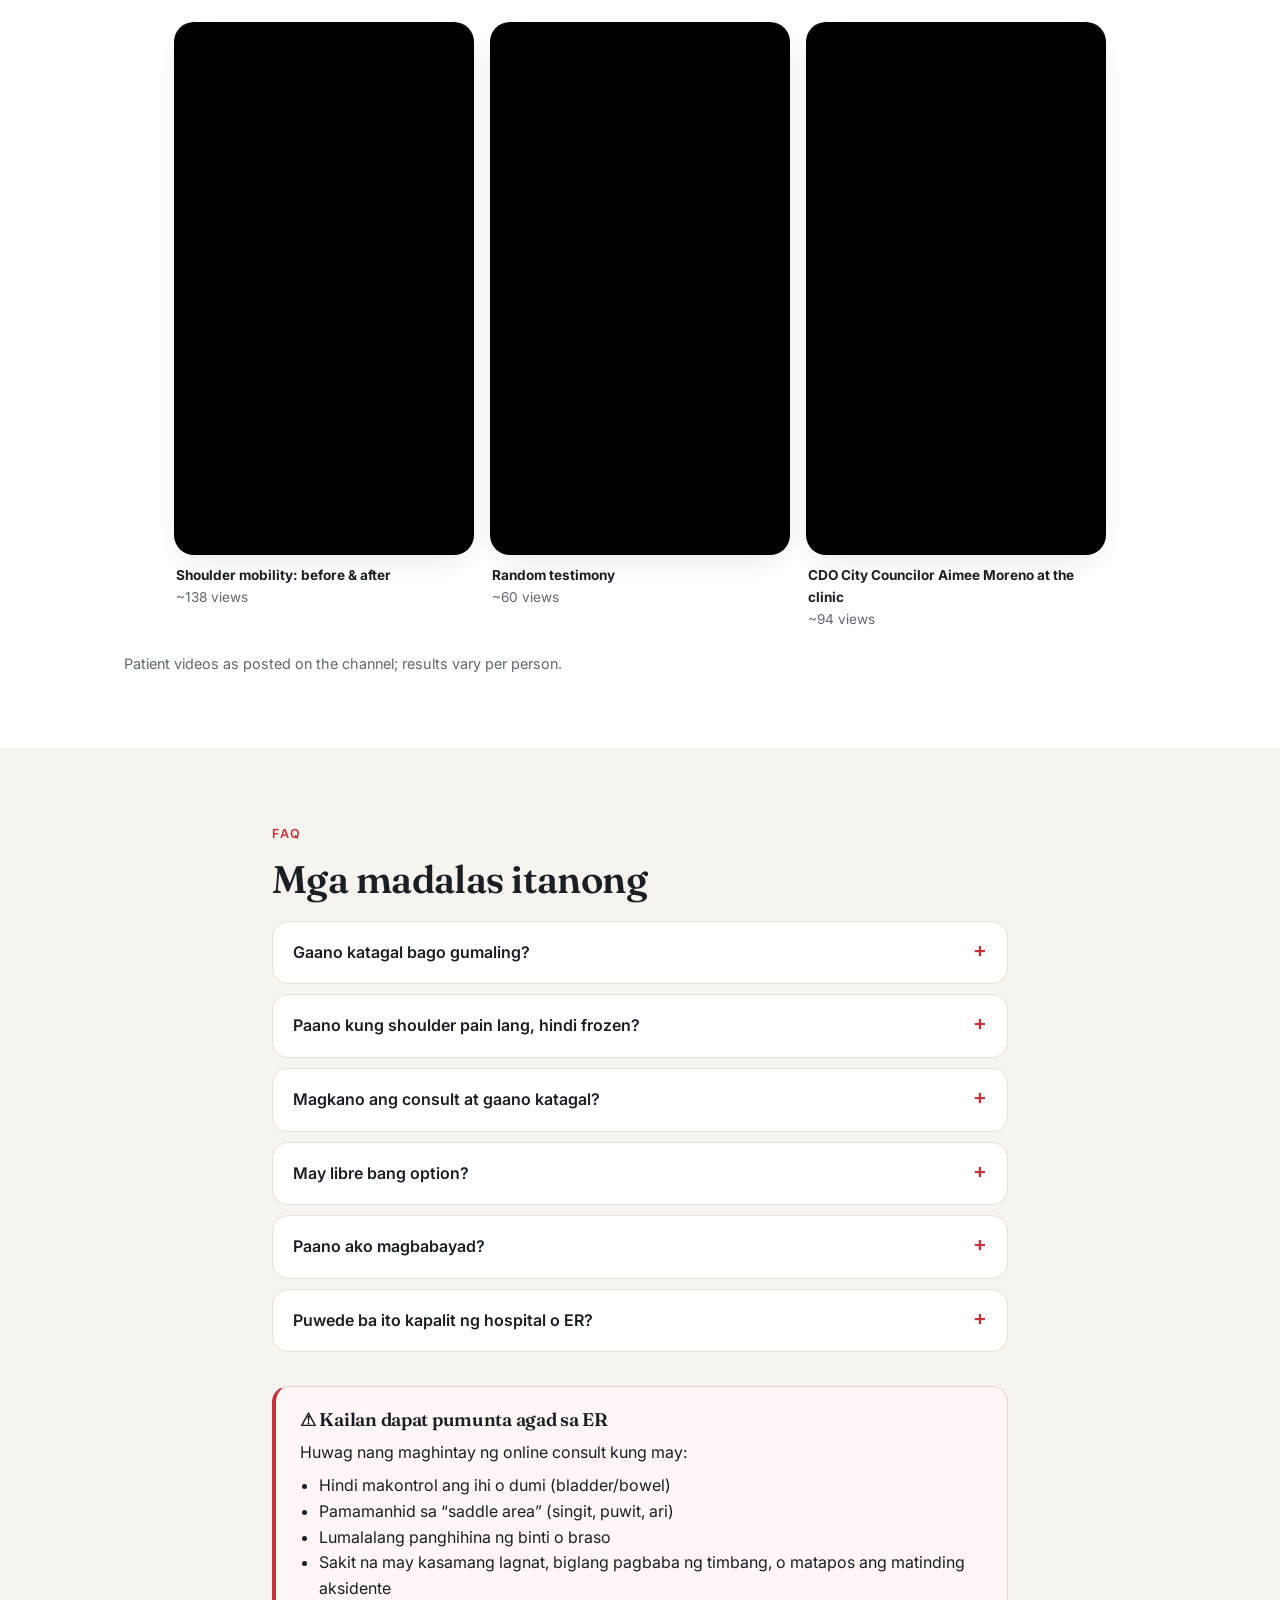
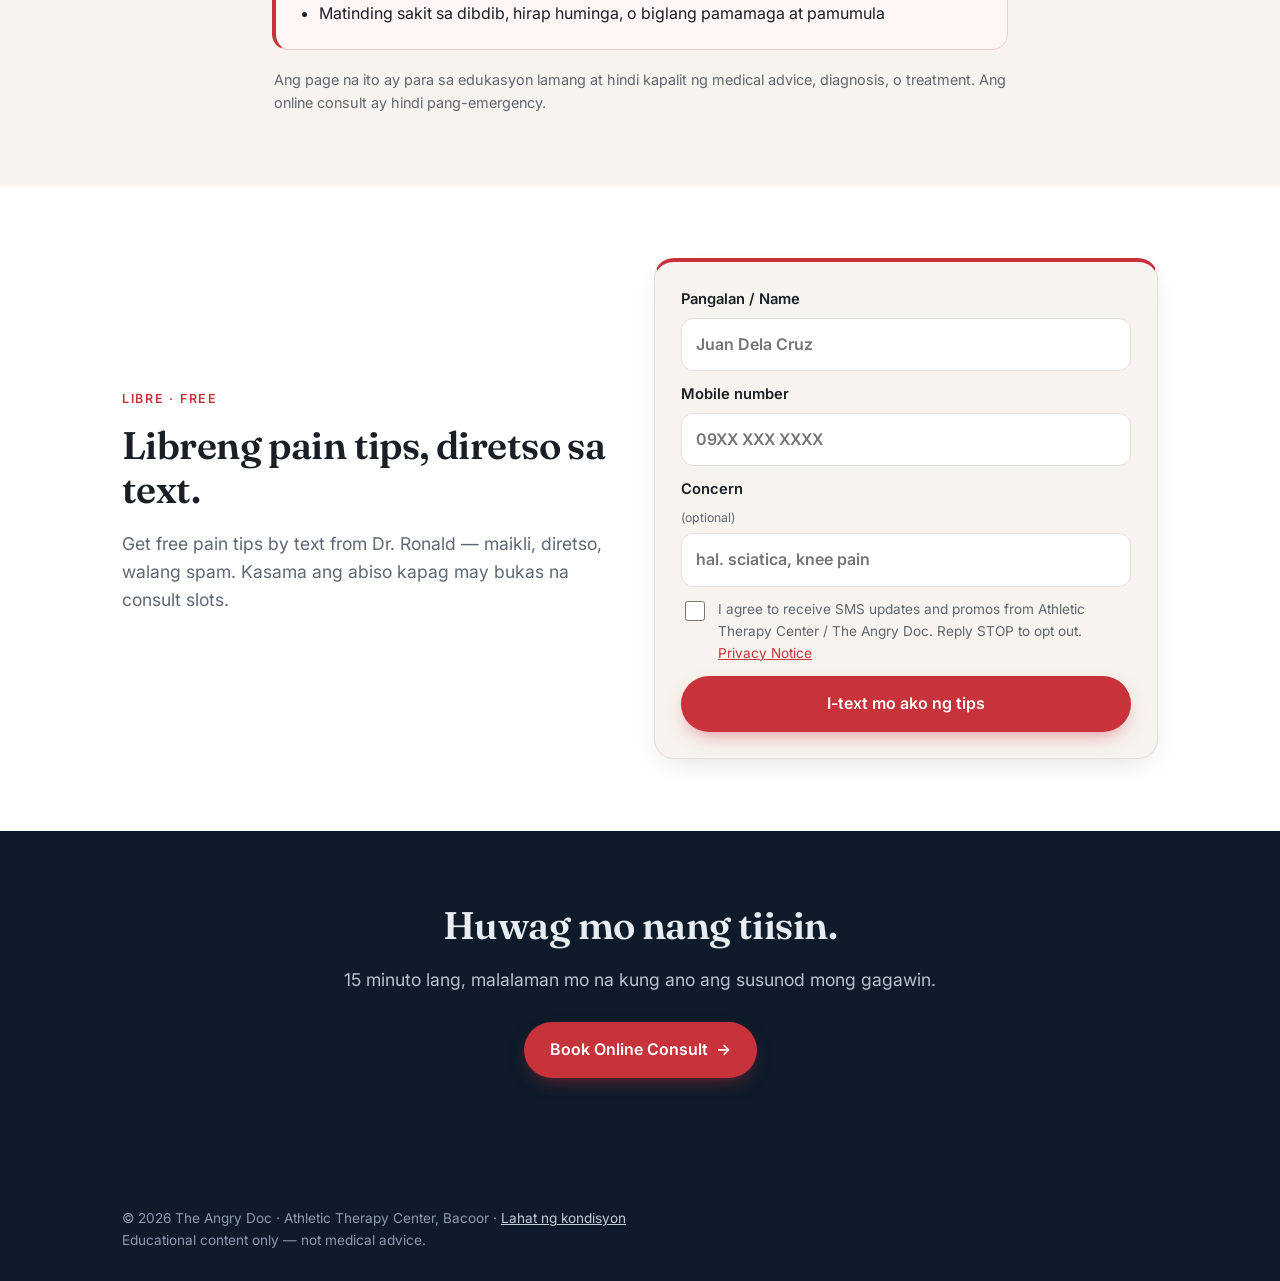
<file: frozen-shoulder.html>
<!doctype html><html lang="fil"><head><meta charset="utf-8"><meta name="viewport" content="width=device-width,initial-scale=1">
<title>Frozen Shoulder — Online Consult with Dr. Ronald Samaniego, DPT | The Angry Doc</title>
<meta name="description" content="Frozen Shoulder: 15-minute online consult with Dr. Ronald Samaniego, Doctor of Physical Therapy. ₱500 via Zoom. Athletic Therapy Center, Bacoor.">
<meta property="og:title" content="Frozen Shoulder — The Angry Doc"><meta property="og:image" content="img/dr-ronald-headshot.jpg">
<link rel="preconnect" href="https://fonts.googleapis.com"><link rel="preconnect" href="https://fonts.gstatic.com" crossorigin>
<link href="https://fonts.googleapis.com/css2?family=Fraunces:ital,opsz,wght@0,9..144,500;0,9..144,600;1,9..144,500&family=Inter:wght@400;500;600&display=swap" rel="stylesheet">
<link rel="stylesheet" href="styles.css">
<!-- Meta Pixel: paste your Meta Pixel base code here (replace YOUR_PIXEL_ID). No real ID included. -->
</head><body>
<nav class="top"><div class="c"><a class="brand" href="index.html">The Angry Doc<small>Athletic Therapy Center · Bacoor</small></a><a class="btn sm book" href="https://askangrydoc.com/">Book Consult <span aria-hidden="true">→</span></a></div></nav>
<header class="hero"><div class="c grid"><div>
<span class="eyebrow">Frozen Shoulder · Online Consult</span>
<h1>Hindi na maitaas ang braso? <em>Hirap abutin ang likod?</em></h1><p class="sub">Ang frozen shoulder ay mabagal, masakit, at nakakainip. Pero hindi ito dapat hulaan — at hindi ito dapat puro hot compress lang.</p>
<div class="ctas"><a class="btn book" href="https://askangrydoc.com/">Book Online Consult <span aria-hidden="true">→</span></a><a class="btn ghost" href="#video">Panoorin muna</a></div>
<div class="trust"><span><svg width="16" height="16" viewBox="0 0 24 24" fill="none" stroke="currentColor" stroke-width="2"><rect x="2" y="6" width="14" height="12" rx="2"/><path d="m16 10 6-3v10l-6-3"/></svg> 15-min Zoom</span><span><svg width="16" height="16" viewBox="0 0 24 24" fill="none" stroke="currentColor" stroke-width="2"><circle cx="12" cy="12" r="9"/><path d="M12 7v5l3 2"/></svg> ₱500 doctor consult</span><span><svg width="16" height="16" viewBox="0 0 24 24" fill="none" stroke="currentColor" stroke-width="2"><path d="M12 3 4 6v6c0 5 3.5 8 8 9 4.5-1 8-4 8-9V6z"/></svg> Doctor of Physical Therapy</span></div>
</div><figure class="doc-hero rv"><picture class=""><source srcset="img/dr-ronald-headshot.webp" type="image/webp"><img src="img/dr-ronald-headshot.jpg" alt="Dr. Ronald Samaniego, PT, DPT — The Angry Doc — professional headshot in navy suit" width="835" height="1000" fetchpriority="high" decoding="async"></picture><figcaption><b>Dr. Ronald Samaniego, PT, DPT</b><span>Ang iyong doktor · The Angry Doc</span></figcaption></figure></div></header>

<section class="sec alt" id="video"><div class="c"><span class="eyebrow">Mula sa YouTube channel</span><h2>Panoorin si Dr. Ronald na ipaliwanag ito</h2><p class="lead">Mga totoong video mula sa The Angry Doc channel tungkol sa frozen shoulder.</p><div class="cards c2" style="margin-top:28px"><div class="rv"><div class="vid"><iframe src="https://www.youtube-nocookie.com/embed/nMCK7FtrjBg" title="Frozen shoulder di gumaling sa hospital PT" loading="lazy" allow="accelerometer; encrypted-media; gyroscope; picture-in-picture" allowfullscreen></iframe></div><p class="vmeta"><b>Frozen shoulder di gumaling sa hospital PT</b><br>~2.3K views sa YouTube</p></div><div class="rv"><div class="vid"><iframe src="https://www.youtube-nocookie.com/embed/P9Q3JzIdKzs" title="Shoulder Pain Mystery: Is It Your Scapula or Clavicle?" loading="lazy" allow="accelerometer; encrypted-media; gyroscope; picture-in-picture" allowfullscreen></iframe></div><p class="vmeta"><b>Shoulder Pain Mystery: Is It Your Scapula or Clavicle?</b><br>~18K views sa YouTube</p></div><div class="rv"><div class="vid"><iframe src="https://www.youtube-nocookie.com/embed/EDI-L9I2qzw" title="Hindi Ganito Mag Treat ng Frozen Shoulder" loading="lazy" allow="accelerometer; encrypted-media; gyroscope; picture-in-picture" allowfullscreen></iframe></div><p class="vmeta"><b>Hindi Ganito Mag Treat ng Frozen Shoulder</b><br>~291 views sa YouTube</p></div></div></div></section>

<section class="sec"><div class="c"><span class="eyebrow">Kilala mo ba 'to?</span><h2>Kung tumatango ka sa ilan dito, para sa'yo ang page na 'to.</h2><ul class="check rv"><li><svg width="18" height="18" viewBox="0 0 24 24" fill="none" stroke="currentColor" stroke-width="2.4" stroke-linecap="round" stroke-linejoin="round"><path d="M20 6 9 17l-5-5"/></svg><span>Hirap itaas ang braso o magsuklay</span></li><li><svg width="18" height="18" viewBox="0 0 24 24" fill="none" stroke="currentColor" stroke-width="2.4" stroke-linecap="round" stroke-linejoin="round"><path d="M20 6 9 17l-5-5"/></svg><span>Hindi maabot ang likod o bra strap</span></li><li><svg width="18" height="18" viewBox="0 0 24 24" fill="none" stroke="currentColor" stroke-width="2.4" stroke-linecap="round" stroke-linejoin="round"><path d="M20 6 9 17l-5-5"/></svg><span>Masakit sa gabi, lalo na kapag nakahiga sa side na 'yon</span></li><li><svg width="18" height="18" viewBox="0 0 24 24" fill="none" stroke="currentColor" stroke-width="2.4" stroke-linecap="round" stroke-linejoin="round"><path d="M20 6 9 17l-5-5"/></svg><span>Unti-unting naninigas ang balikat sa loob ng ilang buwan</span></li><li><svg width="18" height="18" viewBox="0 0 24 24" fill="none" stroke="currentColor" stroke-width="2.4" stroke-linecap="round" stroke-linejoin="round"><path d="M20 6 9 17l-5-5"/></svg><span>May diabetes o thyroid problem</span></li><li><svg width="18" height="18" viewBox="0 0 24 24" fill="none" stroke="currentColor" stroke-width="2.4" stroke-linecap="round" stroke-linejoin="round"><path d="M20 6 9 17l-5-5"/></svg><span>Sinubukan na ang masahe pero bumabalik pa rin</span></li></ul><a class="btn book" href="https://askangrydoc.com/">Pag-usapan natin — Book Online Consult <span aria-hidden="true">→</span></a></div></section>

<section class="sec alt"><div class="c"><div class="cards c2"><div class="rv"><span class="eyebrow">Bakit ito nangyayari</span><h2>Simpleng paliwanag</h2><p class="lead">Sa frozen shoulder (adhesive capsulitis), ang kapsula ng balikat ay namamaga at naninikip. May mga yugto ito — masakit na yugto, naninigas na yugto, at paggaling. Iba-iba ang tamang approach sa bawat yugto, kaya mahalaga ang tamang assessment.</p></div>
<div class="cards"><div class="card rv"><div class="ico"><svg width="22" height="22" viewBox="0 0 24 24" fill="none" stroke="currentColor" stroke-width="2" stroke-linecap="round"><path d="M9 4a3 3 0 0 0-3 3 3 3 0 0 0-2 5 3 3 0 0 0 2 5 3 3 0 0 0 6 1V5a2 2 0 0 0-3-1zM15 4a3 3 0 0 1 3 3 3 3 0 0 1 2 5 3 3 0 0 1-2 5 3 3 0 0 1-6 1"/></svg></div><h3>Ang sakit ay signal, hindi sira</h3><p>Ang pain ay paraan ng nervous system na protektahan ka. Kapag naintindihan mo ito, nababawasan ang takot — at mas gumagaan ang paggalaw.</p></div></div></div></div></section>

<section class="sec dark"><div class="c"><span class="eyebrow">Ibang approach</span><h2>Bakit hindi gumagaling sa hot compress at TENS lang</h2><p class="lead">Ang passive treatment ay puwedeng magpagaan pansamantala. Pero kung walang plano para palakasin at ibalik ang tiwala ng katawan mo sa paggalaw, madalas bumabalik ang sakit.</p>
<div class="vs" style="margin-top:30px"><div class="card rv"><h3><svg width="20" height="20" viewBox="0 0 24 24" fill="none" stroke="#9aa3ad" stroke-width="2.2" stroke-linecap="round"><path d="M18 6 6 18M6 6l12 12"/></svg> Karaniwang approach</h3><ul class="no"><li>Hot compress, TENS, ultrasound — tapos uwi</li><li>“Magpahinga ka muna” nang walang plano</li><li>Walang malinaw na paliwanag kung bakit masakit</li><li>Paulit-ulit na session, parehong resulta</li></ul></div>
<div class="card rv"><h3><span style="color:#f08a8f"><svg width="20" height="20" viewBox="0 0 24 24" fill="none" stroke="currentColor" stroke-width="2" stroke-linecap="round" stroke-linejoin="round"><path d="M12 3v4M12 17v4M3 12h4M17 12h4M5.6 5.6l2.8 2.8M15.6 15.6l2.8 2.8M5.6 18.4l2.8-2.8M15.6 8.4l2.8-2.8"/></svg></span> Approach ni Angry Doc</h3><ul class="yes"><li><b>Pain education</b> — maiintindihan mo ang kondisyon mo</li><li><b>Graded movement</b> — unti-unting dagdag na galaw at lakas</li><li><b>Assessment-based</b> — hinahanap ang tunay na pinanggagalingan</li><li><b>Malinaw na plano</b> at kailan dapat mag-refer</li></ul></div></div></div></section>

<section class="sec" id="consult"><div class="c"><span class="eyebrow">Ano ang mangyayari</span><h2>Ang iyong 15-minutong online consult</h2>
<div class="steps" style="margin-top:28px"><div class="card rv"><h3>Pumili ng slot</h3><p>Buksan ang booking page at pumili ng oras na swak sa'yo.</p></div><div class="card rv"><h3>Magbayad ng ₱500</h3><p>Sundin ang payment instructions. Makukuha mo ang Zoom link kapag confirmed.</p></div><div class="card rv"><h3>Mag-Zoom kay Dr. Ronald</h3><p>Ikukuwento mo ang sintomas; may simpleng movement checks gamit ang camera.</p></div><div class="card rv"><h3>Umalis nang may plano</h3><p>Malinaw na paliwanag, unang hakbang na exercises, at susunod na gagawin.</p></div></div>
<div class="price rv"><div><small>Doctor consult</small><div class="amt">₱500</div><small>15 minuto · Zoom · kasama si Dr. Ronald</small></div><div><a class="btn book" href="https://askangrydoc.com/">Book Online Consult <span aria-hidden="true">→</span></a><p class="vmeta" style="margin-top:4px">May tanong muna? May <b>libreng Staff Screening Line</b> sa booking page.</p></div></div></div></section>

<section class="sec dark"><div class="c about about-ph"><figure class="studio rv"><picture class=""><source srcset="img/dr-ronald-studio.webp" type="image/webp"><img src="img/dr-ronald-studio.jpg" alt="Dr. Ronald Samaniego in The Angry Doc studio, in front of the illuminated The Angry Doc sign with red and blue neon lights" width="1000" height="914" loading="lazy" decoding="async"></picture><figcaption>As seen on <b>The Angry Doc</b></figcaption></figure><div class="rv"><span class="eyebrow">Meet your doctor · Tungkol kay Dr. Ronald</span><h2>Dr. Ronald Samaniego, PT, DPT</h2>
<p>Doctor of Physical Therapy na nag-practice sa Chicago, USA bago bumalik sa Pilipinas para dalhin ang modern physical therapy. Siya ang “The Angry Doc” — kilala sa diretso at walang-paligoy na paliwanag tungkol sa sakit ng katawan. Ngayon ay nasa Athletic Therapy Center, Bacoor, at tumatanggap ng online consults sa buong Pilipinas.</p>
<div class="stats"><div><b>19.3K</b><span>YouTube subscribers</span></div><div><b>200+</b><span>long-form videos sa YouTube</span></div></div>
<p style="font-size:.85rem">Napanood sa: <a href="https://www.youtube.com/@Angry_Doc456">YouTube · The Angry Doc</a> · <a href="https://www.facebook.com/search/top?q=The%20Angry%20Doc">Facebook · The Angry Doc</a></p></div></div></section>

<section class="sec alt"><div class="c"><span class="eyebrow">Real patient stories</span><h2>Mga kuwento ng pasyente</h2><p class="lead">Mga patient video mula sa YouTube channel ni Dr. Ronald, karamihan mula sa panahon niya sa ActiveLife clinics.</p><div class="tvrow"><div class="tv"><div class="vid v"><iframe src="https://www.youtube-nocookie.com/embed/8Zl76BBDmyU" title="Shoulder mobility: before &amp; after" loading="lazy" allowfullscreen></iframe></div><p class="vmeta"><b>Shoulder mobility: before &amp; after</b><br>~138 views</p></div><div class="tv"><div class="vid v"><iframe src="https://www.youtube-nocookie.com/embed/FSRWCpxXrDg" title="Random testimony" loading="lazy" allowfullscreen></iframe></div><p class="vmeta"><b>Random testimony</b><br>~60 views</p></div><div class="tv"><div class="vid v"><iframe src="https://www.youtube-nocookie.com/embed/mvTF7vB6qbY" title="CDO City Councilor Aimee Moreno at the clinic" loading="lazy" allowfullscreen></iframe></div><p class="vmeta"><b>CDO City Councilor Aimee Moreno at the clinic</b><br>~94 views</p></div></div><p class="vmeta">Patient videos as posted on the channel; results vary per person.</p></div></section>

<section class="sec"><div class="c" style="max-width:780px"><span class="eyebrow">FAQ</span><h2>Mga madalas itanong</h2><details><summary>Gaano katagal bago gumaling?</summary><p>Iba-iba — madalas buwan ang inaabot. Ang layunin ng plano ay bawasan ang sakit at ibalik ang galaw nang mas mabilis at ligtas.</p></details><details><summary>Paano kung shoulder pain lang, hindi frozen?</summary><p>Maraming sanhi ang shoulder pain. Sa consult, aalamin natin kung frozen shoulder ba talaga o iba.</p></details><details><summary>Magkano ang consult at gaano katagal?</summary><p>₱500 para sa 15-minutong online consult kay Dr. Ronald sa Zoom. Pipili ka ng slot sa booking page.</p></details><details><summary>May libre bang option?</summary><p>Oo — may libreng Staff Screening Line sa booking page para sa mabilisang tanong bago ka mag-book ng doctor consult.</p></details><details><summary>Paano ako magbabayad?</summary><p>Sundin lang ang instructions sa booking page. Ang Zoom link ay ibibigay kapag confirmed na ang bayad.</p></details><details><summary>Puwede ba ito kapalit ng hospital o ER?</summary><p>Hindi. Kung may red-flag symptoms ka (tingnan sa ibaba), pumunta agad sa ER.</p></details>
<div class="red" style="margin-top:34px"><h3>⚠ Kailan dapat pumunta agad sa ER</h3><p style="margin:0">Huwag nang maghintay ng online consult kung may:</p><ul><li>Hindi makontrol ang ihi o dumi (bladder/bowel)</li><li>Pamamanhid sa “saddle area” (singit, puwit, ari)</li><li>Lumalalang panghihina ng binti o braso</li><li>Sakit na may kasamang lagnat, biglang pagbaba ng timbang, o matapos ang matinding aksidente</li><li>Matinding sakit sa dibdib, hirap huminga, o biglang pamamaga at pamumula</li></ul></div>
<p class="vmeta" style="margin-top:18px">Ang page na ito ay para sa edukasyon lamang at hindi kapalit ng medical advice, diagnosis, o treatment. Ang online consult ay hindi pang-emergency.</p></div></section>

<section class="sec alt optin" id="tips"><div class="c optin-g"><div><span class="eyebrow">Libre · Free</span><h2>Libreng pain tips, diretso sa text.</h2><p class="lead">Get free pain tips by text from Dr. Ronald — maikli, diretso, walang spam. Kasama ang abiso kapag may bukas na consult slots.</p></div>
<form class="card optin-form" data-api="https://askangrydoc.com/api/subscribe" data-source="funnel:frozen-shoulder" novalidate><label>Pangalan / Name<input name="name" type="text" autocomplete="name" required maxlength="80" placeholder="Juan Dela Cruz"></label>
<label>Mobile number<input name="phone" type="tel" inputmode="tel" autocomplete="tel" required placeholder="09XX XXX XXXX"></label>
<label>Concern <small>(optional)</small><input name="concern" type="text" maxlength="200" placeholder="hal. sciatica, knee pain"></label>
<div class="hp" aria-hidden="true"><label>Website<input name="website" type="text" tabindex="-1" autocomplete="off"></label></div>
<label class="oc"><input type="checkbox" name="consent" required> <span>I agree to receive SMS updates and promos from Athletic Therapy Center / The Angry Doc. Reply STOP to opt out. <a href="https://askangrydoc.com/privacy">Privacy Notice</a></span></label>
<p class="oerr" role="alert" hidden></p><button class="btn" type="submit">I-text mo ako ng tips</button><p class="ook" role="status" hidden>Salamat! Nasa listahan ka na. Reply STOP anytime, o <a href="https://askangrydoc.com/optout">mag-unsubscribe dito</a>.</p></form></div></section>
<section class="sec dark final"><div class="c"><h2>Huwag mo nang tiisin.</h2><p class="lead">15 minuto lang, malalaman mo na kung ano ang susunod mong gagawin.</p><div class="ctas" style="justify-content:center"><a class="btn book" href="https://askangrydoc.com/">Book Online Consult <span aria-hidden="true">→</span></a></div></div></section>
<footer><div class="c">© 2026 The Angry Doc · Athletic Therapy Center, Bacoor · <a href="index.html">Lahat ng kondisyon</a><br>Educational content only — not medical advice.</div></footer>
<div class="sticky"><div><b>Frozen Shoulder consult</b><br>₱500 · 15 min · Zoom</div><a class="btn book" href="https://askangrydoc.com/">Book Now <span aria-hidden="true">→</span></a></div>
<script src="funnel.js" defer></script></body></html>
</file>
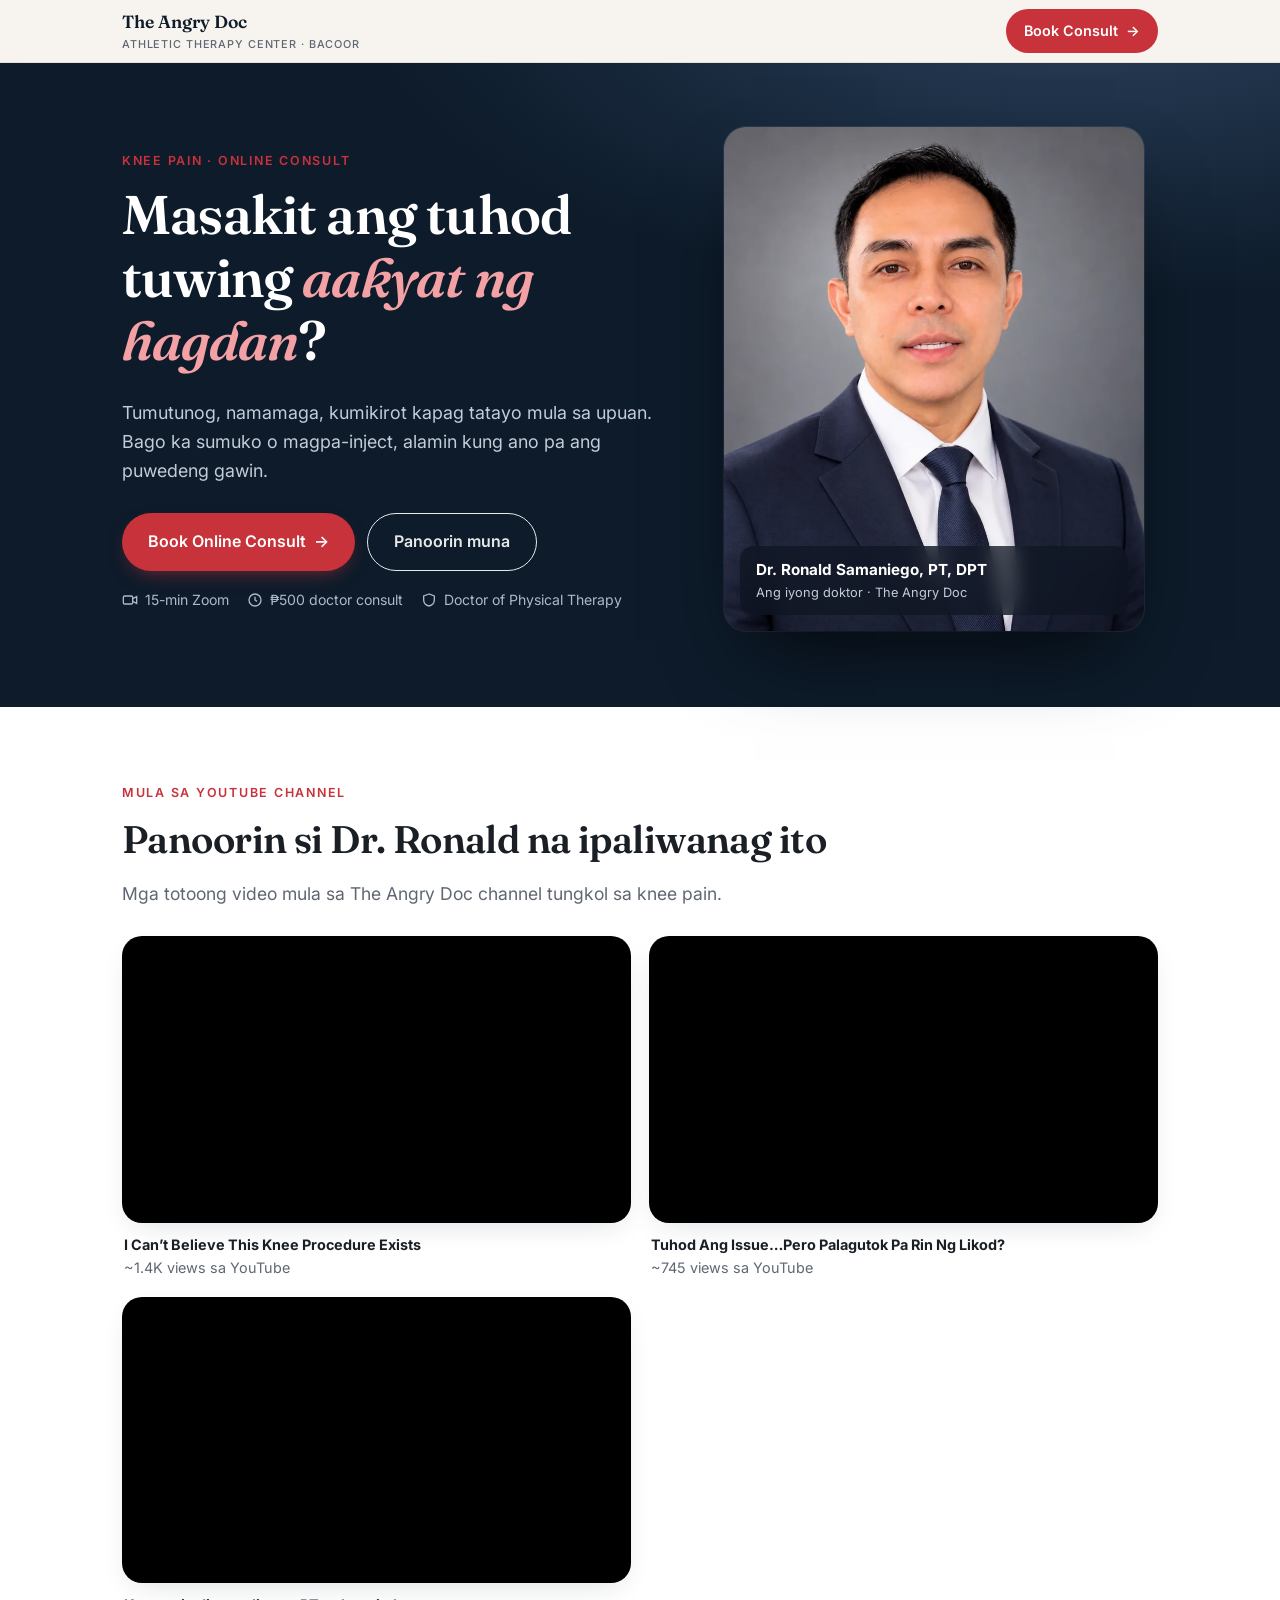
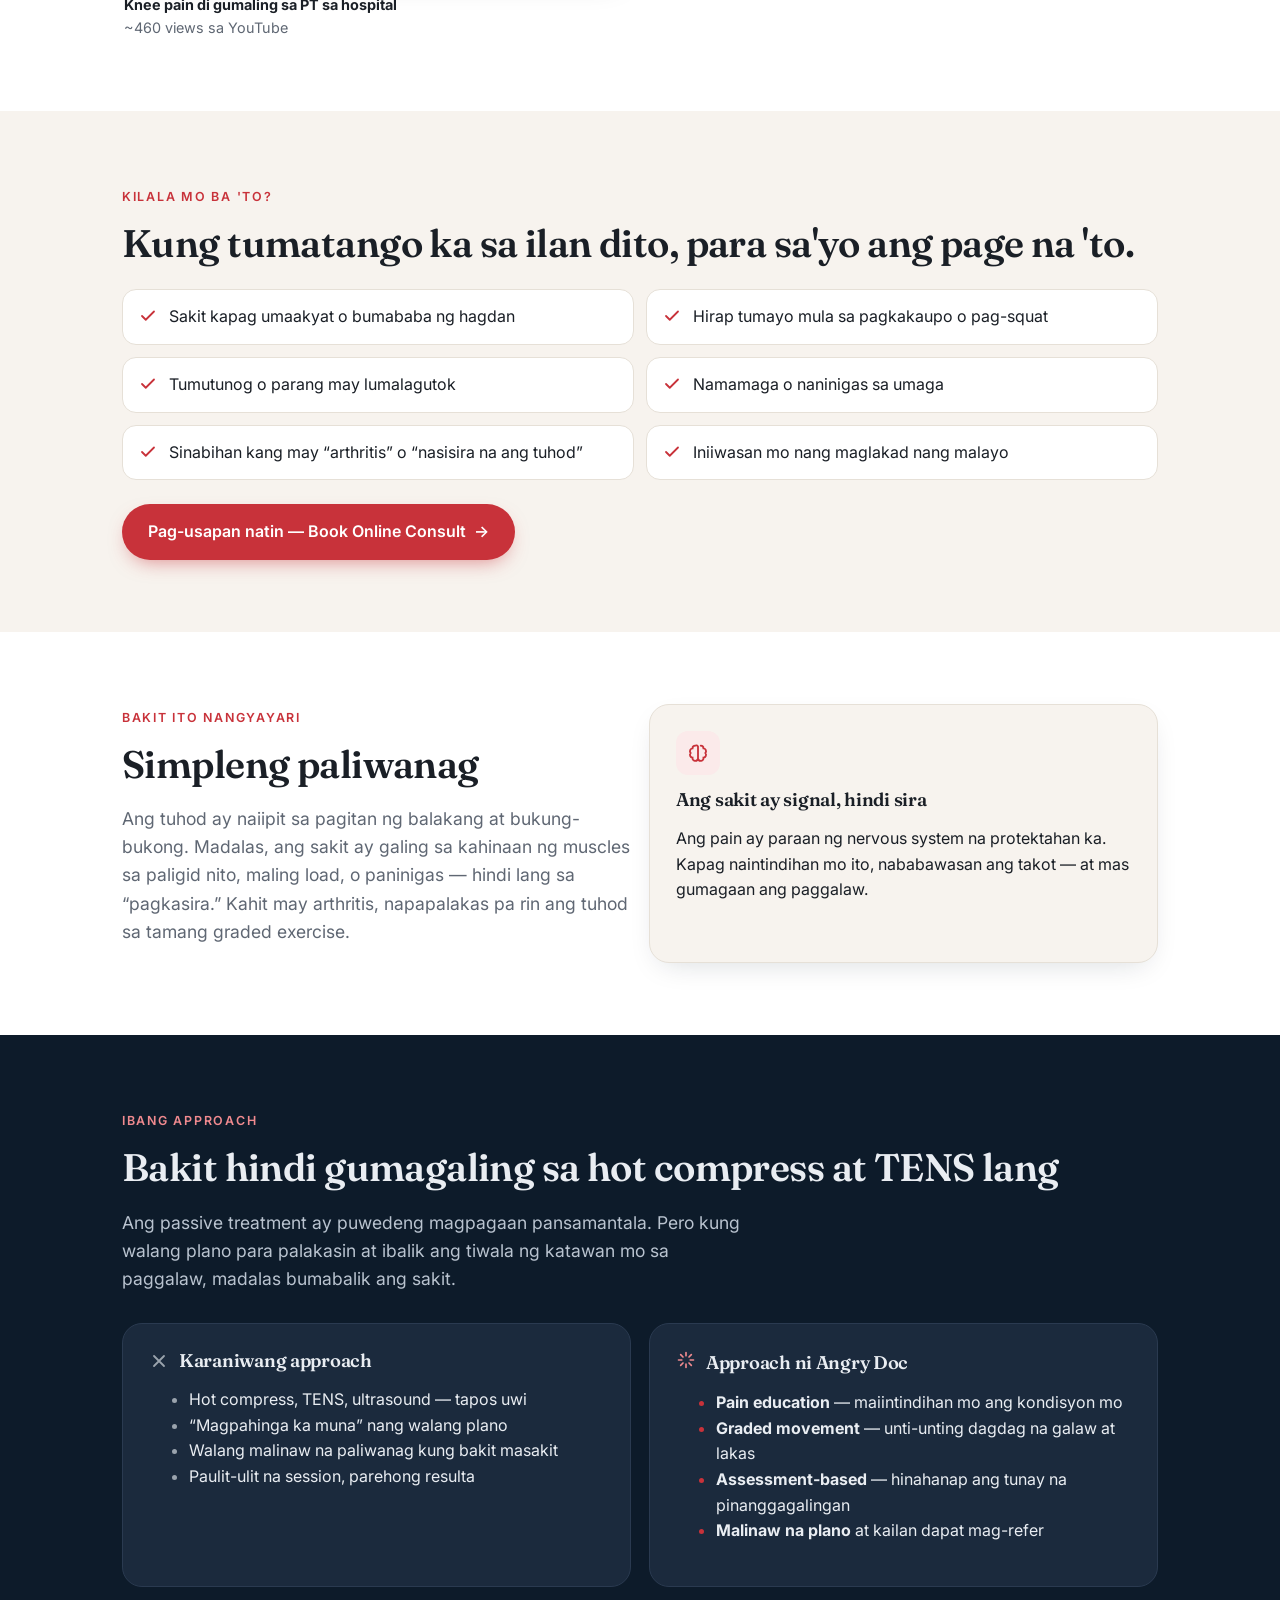
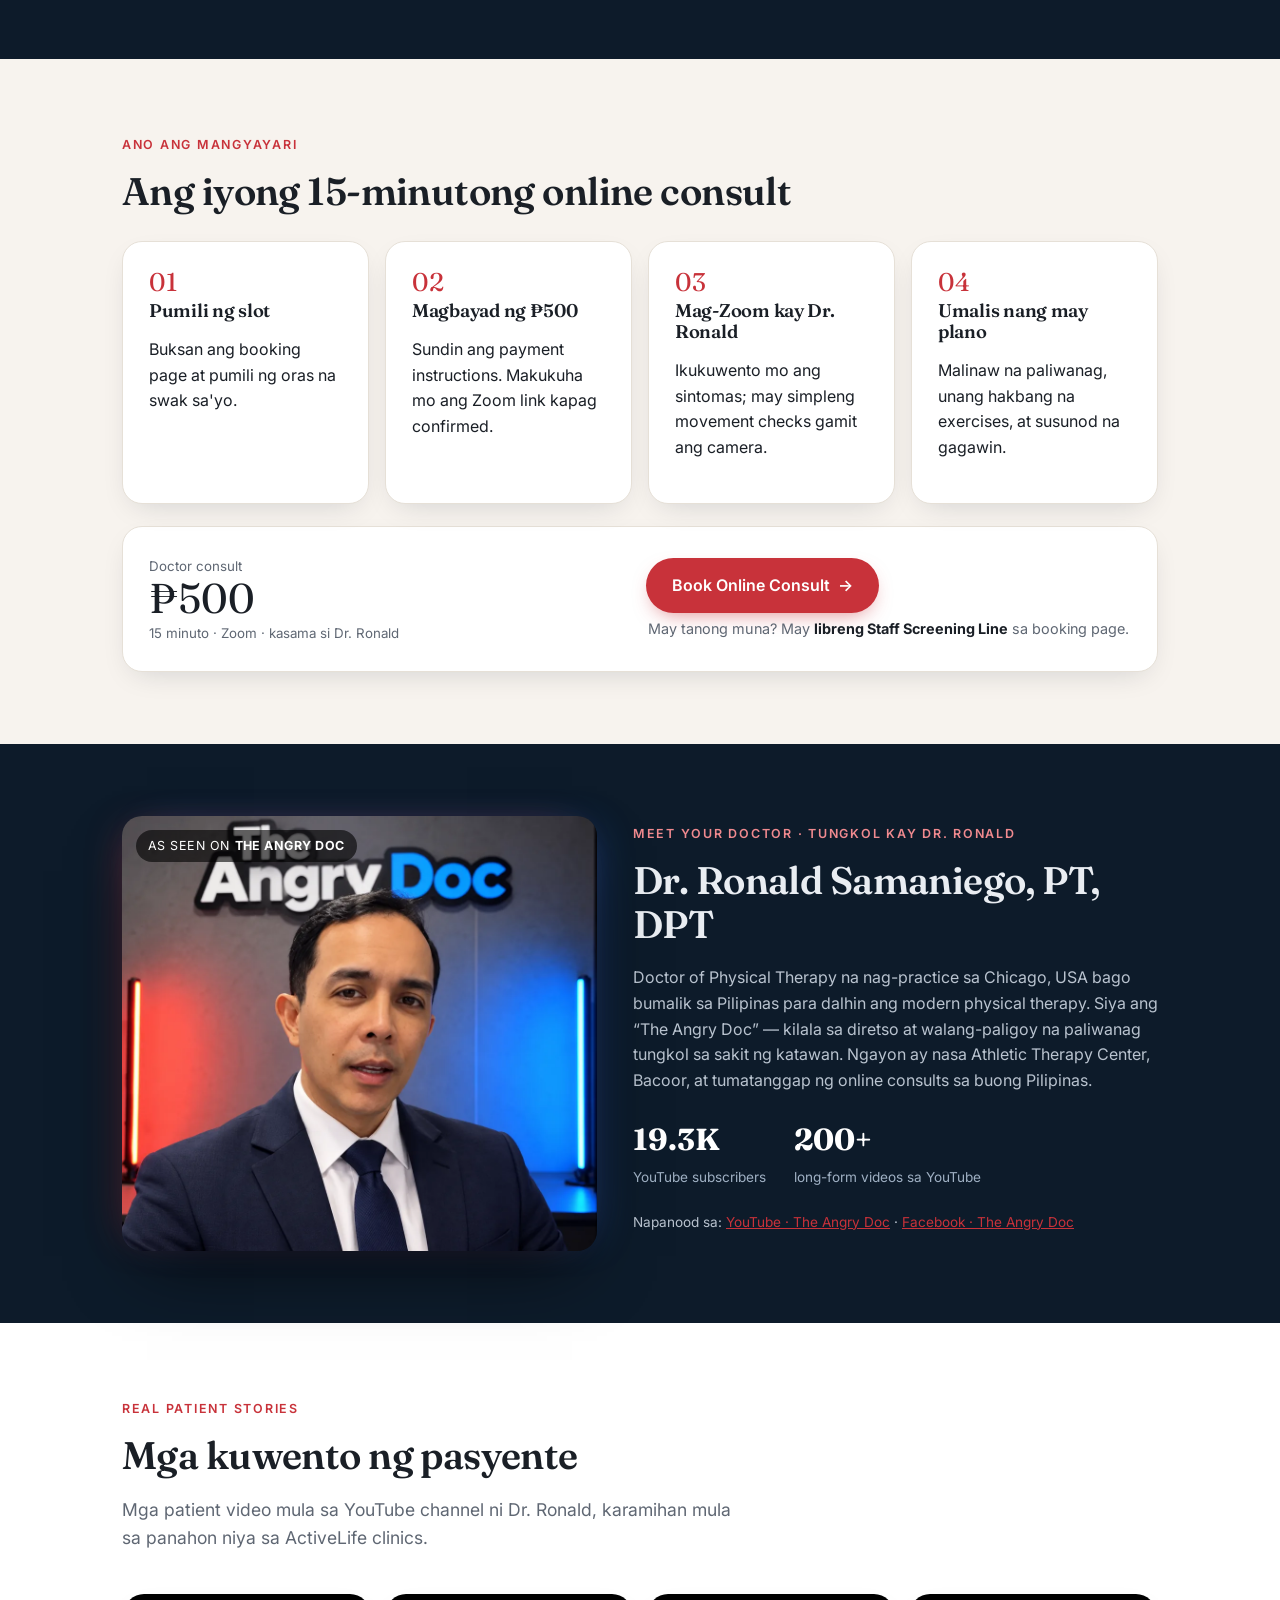
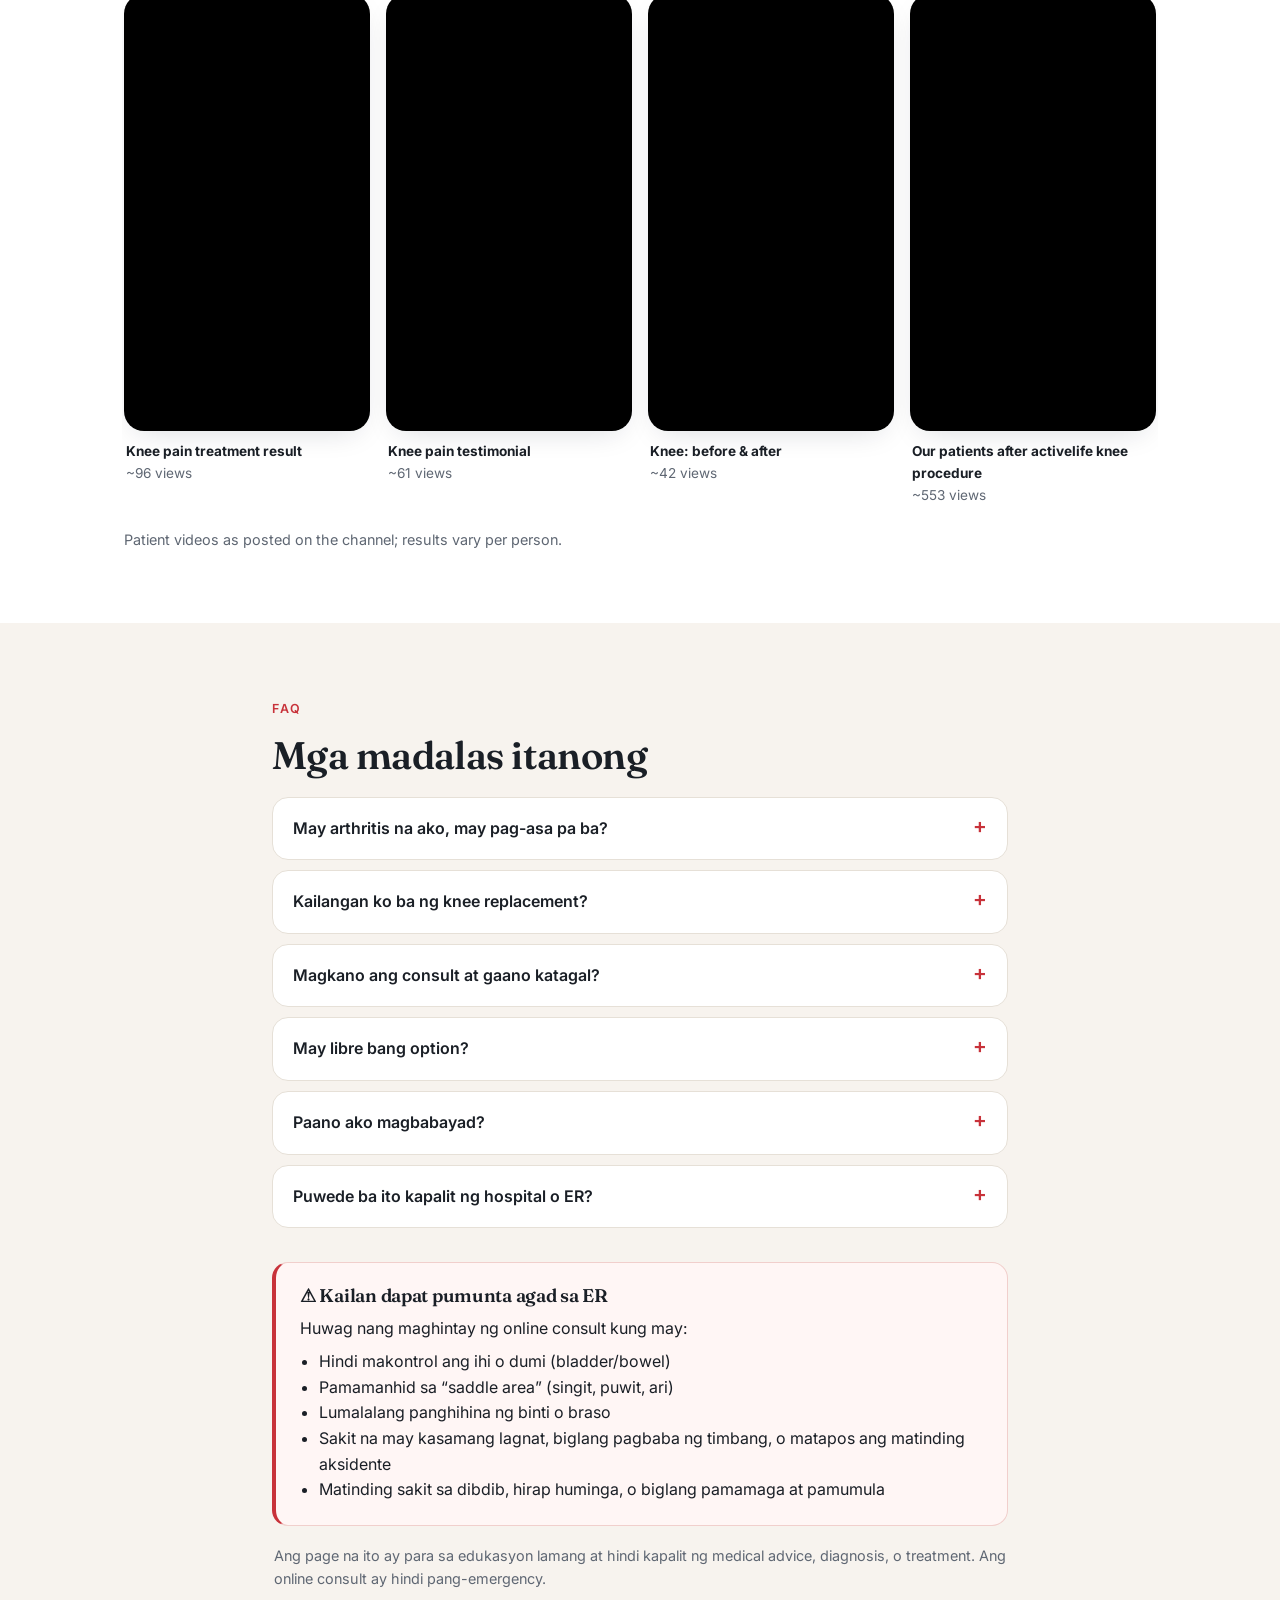
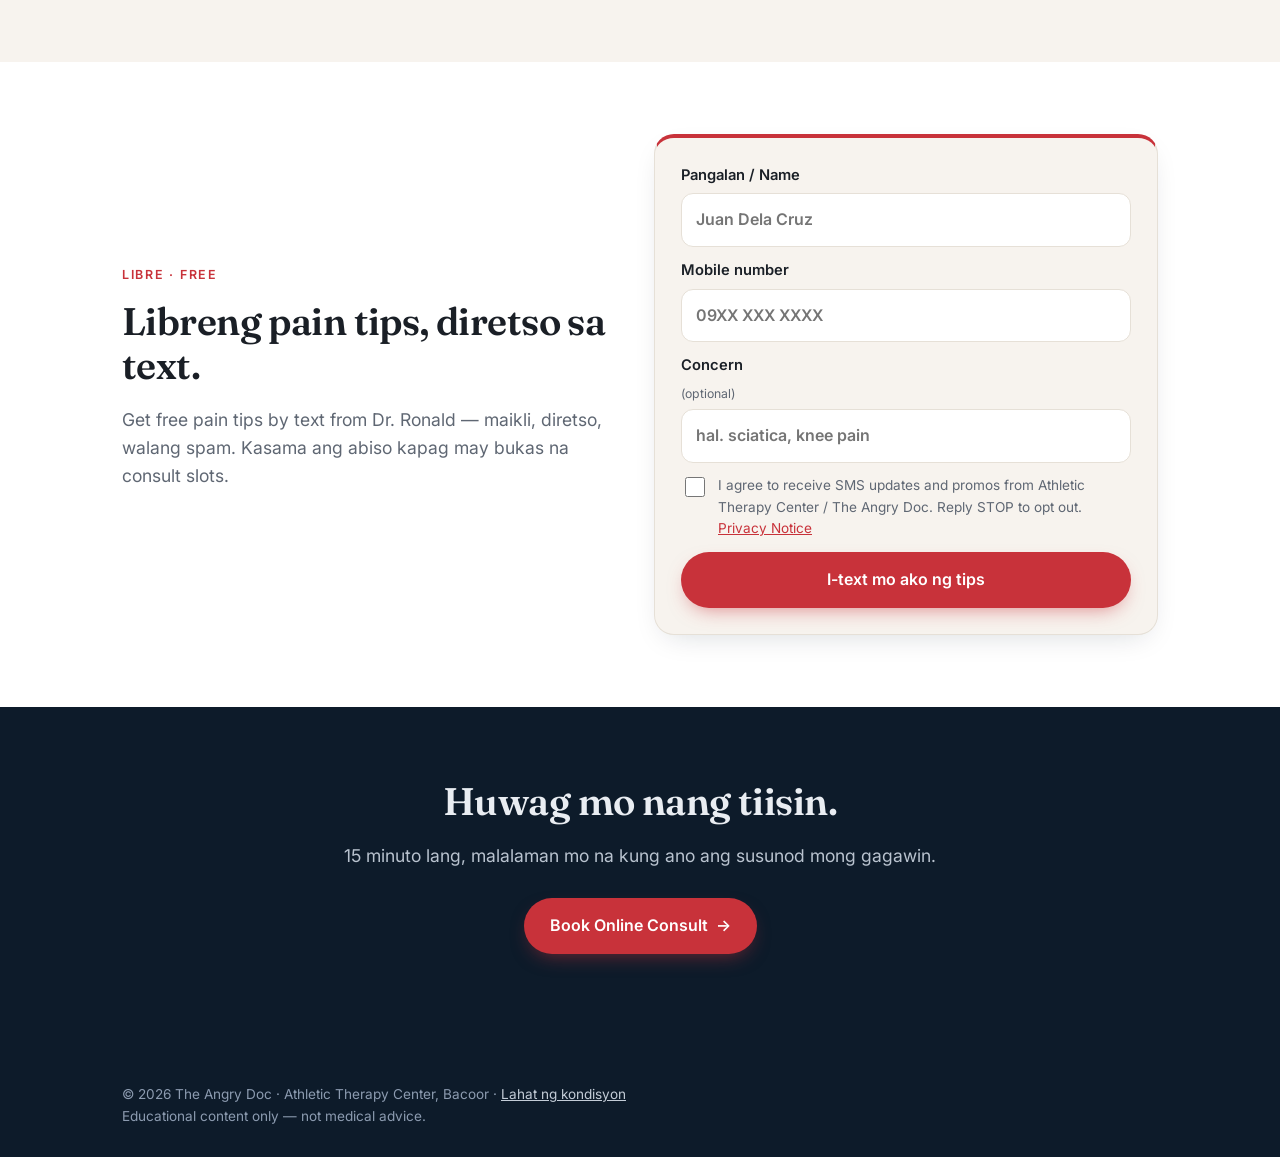
<file: knee-pain.html>
<!doctype html><html lang="fil"><head><meta charset="utf-8"><meta name="viewport" content="width=device-width,initial-scale=1">
<title>Knee Pain — Online Consult with Dr. Ronald Samaniego, DPT | The Angry Doc</title>
<meta name="description" content="Knee Pain: 15-minute online consult with Dr. Ronald Samaniego, Doctor of Physical Therapy. ₱500 via Zoom. Athletic Therapy Center, Bacoor.">
<meta property="og:title" content="Knee Pain — The Angry Doc"><meta property="og:image" content="img/dr-ronald-headshot.jpg">
<link rel="preconnect" href="https://fonts.googleapis.com"><link rel="preconnect" href="https://fonts.gstatic.com" crossorigin>
<link href="https://fonts.googleapis.com/css2?family=Fraunces:ital,opsz,wght@0,9..144,500;0,9..144,600;1,9..144,500&family=Inter:wght@400;500;600&display=swap" rel="stylesheet">
<link rel="stylesheet" href="styles.css">
<!-- Meta Pixel: paste your Meta Pixel base code here (replace YOUR_PIXEL_ID). No real ID included. -->
</head><body>
<nav class="top"><div class="c"><a class="brand" href="index.html">The Angry Doc<small>Athletic Therapy Center · Bacoor</small></a><a class="btn sm book" href="https://askangrydoc.com/">Book Consult <span aria-hidden="true">→</span></a></div></nav>
<header class="hero"><div class="c grid"><div>
<span class="eyebrow">Knee Pain · Online Consult</span>
<h1>Masakit ang tuhod tuwing <em>aakyat ng hagdan</em>?</h1><p class="sub">Tumutunog, namamaga, kumikirot kapag tatayo mula sa upuan. Bago ka sumuko o magpa-inject, alamin kung ano pa ang puwedeng gawin.</p>
<div class="ctas"><a class="btn book" href="https://askangrydoc.com/">Book Online Consult <span aria-hidden="true">→</span></a><a class="btn ghost" href="#video">Panoorin muna</a></div>
<div class="trust"><span><svg width="16" height="16" viewBox="0 0 24 24" fill="none" stroke="currentColor" stroke-width="2"><rect x="2" y="6" width="14" height="12" rx="2"/><path d="m16 10 6-3v10l-6-3"/></svg> 15-min Zoom</span><span><svg width="16" height="16" viewBox="0 0 24 24" fill="none" stroke="currentColor" stroke-width="2"><circle cx="12" cy="12" r="9"/><path d="M12 7v5l3 2"/></svg> ₱500 doctor consult</span><span><svg width="16" height="16" viewBox="0 0 24 24" fill="none" stroke="currentColor" stroke-width="2"><path d="M12 3 4 6v6c0 5 3.5 8 8 9 4.5-1 8-4 8-9V6z"/></svg> Doctor of Physical Therapy</span></div>
</div><figure class="doc-hero rv"><picture class=""><source srcset="img/dr-ronald-headshot.webp" type="image/webp"><img src="img/dr-ronald-headshot.jpg" alt="Dr. Ronald Samaniego, PT, DPT — The Angry Doc — professional headshot in navy suit" width="835" height="1000" fetchpriority="high" decoding="async"></picture><figcaption><b>Dr. Ronald Samaniego, PT, DPT</b><span>Ang iyong doktor · The Angry Doc</span></figcaption></figure></div></header>

<section class="sec alt" id="video"><div class="c"><span class="eyebrow">Mula sa YouTube channel</span><h2>Panoorin si Dr. Ronald na ipaliwanag ito</h2><p class="lead">Mga totoong video mula sa The Angry Doc channel tungkol sa knee pain.</p><div class="cards c2" style="margin-top:28px"><div class="rv"><div class="vid"><iframe src="https://www.youtube-nocookie.com/embed/7DMElmO9GHY" title="I Can’t Believe This Knee Procedure Exists" loading="lazy" allow="accelerometer; encrypted-media; gyroscope; picture-in-picture" allowfullscreen></iframe></div><p class="vmeta"><b>I Can’t Believe This Knee Procedure Exists</b><br>~1.4K views sa YouTube</p></div><div class="rv"><div class="vid"><iframe src="https://www.youtube-nocookie.com/embed/0nsHxDAK8tI" title="Tuhod Ang Issue…Pero Palagutok Pa Rin Ng Likod?" loading="lazy" allow="accelerometer; encrypted-media; gyroscope; picture-in-picture" allowfullscreen></iframe></div><p class="vmeta"><b>Tuhod Ang Issue…Pero Palagutok Pa Rin Ng Likod?</b><br>~745 views sa YouTube</p></div><div class="rv"><div class="vid"><iframe src="https://www.youtube-nocookie.com/embed/udRcIyBraaQ" title="Knee pain di gumaling sa PT sa hospital" loading="lazy" allow="accelerometer; encrypted-media; gyroscope; picture-in-picture" allowfullscreen></iframe></div><p class="vmeta"><b>Knee pain di gumaling sa PT sa hospital</b><br>~460 views sa YouTube</p></div></div></div></section>

<section class="sec"><div class="c"><span class="eyebrow">Kilala mo ba 'to?</span><h2>Kung tumatango ka sa ilan dito, para sa'yo ang page na 'to.</h2><ul class="check rv"><li><svg width="18" height="18" viewBox="0 0 24 24" fill="none" stroke="currentColor" stroke-width="2.4" stroke-linecap="round" stroke-linejoin="round"><path d="M20 6 9 17l-5-5"/></svg><span>Sakit kapag umaakyat o bumababa ng hagdan</span></li><li><svg width="18" height="18" viewBox="0 0 24 24" fill="none" stroke="currentColor" stroke-width="2.4" stroke-linecap="round" stroke-linejoin="round"><path d="M20 6 9 17l-5-5"/></svg><span>Hirap tumayo mula sa pagkakaupo o pag-squat</span></li><li><svg width="18" height="18" viewBox="0 0 24 24" fill="none" stroke="currentColor" stroke-width="2.4" stroke-linecap="round" stroke-linejoin="round"><path d="M20 6 9 17l-5-5"/></svg><span>Tumutunog o parang may lumalagutok</span></li><li><svg width="18" height="18" viewBox="0 0 24 24" fill="none" stroke="currentColor" stroke-width="2.4" stroke-linecap="round" stroke-linejoin="round"><path d="M20 6 9 17l-5-5"/></svg><span>Namamaga o naninigas sa umaga</span></li><li><svg width="18" height="18" viewBox="0 0 24 24" fill="none" stroke="currentColor" stroke-width="2.4" stroke-linecap="round" stroke-linejoin="round"><path d="M20 6 9 17l-5-5"/></svg><span>Sinabihan kang may “arthritis” o “nasisira na ang tuhod”</span></li><li><svg width="18" height="18" viewBox="0 0 24 24" fill="none" stroke="currentColor" stroke-width="2.4" stroke-linecap="round" stroke-linejoin="round"><path d="M20 6 9 17l-5-5"/></svg><span>Iniiwasan mo nang maglakad nang malayo</span></li></ul><a class="btn book" href="https://askangrydoc.com/">Pag-usapan natin — Book Online Consult <span aria-hidden="true">→</span></a></div></section>

<section class="sec alt"><div class="c"><div class="cards c2"><div class="rv"><span class="eyebrow">Bakit ito nangyayari</span><h2>Simpleng paliwanag</h2><p class="lead">Ang tuhod ay naiipit sa pagitan ng balakang at bukung-bukong. Madalas, ang sakit ay galing sa kahinaan ng muscles sa paligid nito, maling load, o paninigas — hindi lang sa “pagkasira.” Kahit may arthritis, napapalakas pa rin ang tuhod sa tamang graded exercise.</p></div>
<div class="cards"><div class="card rv"><div class="ico"><svg width="22" height="22" viewBox="0 0 24 24" fill="none" stroke="currentColor" stroke-width="2" stroke-linecap="round"><path d="M9 4a3 3 0 0 0-3 3 3 3 0 0 0-2 5 3 3 0 0 0 2 5 3 3 0 0 0 6 1V5a2 2 0 0 0-3-1zM15 4a3 3 0 0 1 3 3 3 3 0 0 1 2 5 3 3 0 0 1-2 5 3 3 0 0 1-6 1"/></svg></div><h3>Ang sakit ay signal, hindi sira</h3><p>Ang pain ay paraan ng nervous system na protektahan ka. Kapag naintindihan mo ito, nababawasan ang takot — at mas gumagaan ang paggalaw.</p></div></div></div></div></section>

<section class="sec dark"><div class="c"><span class="eyebrow">Ibang approach</span><h2>Bakit hindi gumagaling sa hot compress at TENS lang</h2><p class="lead">Ang passive treatment ay puwedeng magpagaan pansamantala. Pero kung walang plano para palakasin at ibalik ang tiwala ng katawan mo sa paggalaw, madalas bumabalik ang sakit.</p>
<div class="vs" style="margin-top:30px"><div class="card rv"><h3><svg width="20" height="20" viewBox="0 0 24 24" fill="none" stroke="#9aa3ad" stroke-width="2.2" stroke-linecap="round"><path d="M18 6 6 18M6 6l12 12"/></svg> Karaniwang approach</h3><ul class="no"><li>Hot compress, TENS, ultrasound — tapos uwi</li><li>“Magpahinga ka muna” nang walang plano</li><li>Walang malinaw na paliwanag kung bakit masakit</li><li>Paulit-ulit na session, parehong resulta</li></ul></div>
<div class="card rv"><h3><span style="color:#f08a8f"><svg width="20" height="20" viewBox="0 0 24 24" fill="none" stroke="currentColor" stroke-width="2" stroke-linecap="round" stroke-linejoin="round"><path d="M12 3v4M12 17v4M3 12h4M17 12h4M5.6 5.6l2.8 2.8M15.6 15.6l2.8 2.8M5.6 18.4l2.8-2.8M15.6 8.4l2.8-2.8"/></svg></span> Approach ni Angry Doc</h3><ul class="yes"><li><b>Pain education</b> — maiintindihan mo ang kondisyon mo</li><li><b>Graded movement</b> — unti-unting dagdag na galaw at lakas</li><li><b>Assessment-based</b> — hinahanap ang tunay na pinanggagalingan</li><li><b>Malinaw na plano</b> at kailan dapat mag-refer</li></ul></div></div></div></section>

<section class="sec" id="consult"><div class="c"><span class="eyebrow">Ano ang mangyayari</span><h2>Ang iyong 15-minutong online consult</h2>
<div class="steps" style="margin-top:28px"><div class="card rv"><h3>Pumili ng slot</h3><p>Buksan ang booking page at pumili ng oras na swak sa'yo.</p></div><div class="card rv"><h3>Magbayad ng ₱500</h3><p>Sundin ang payment instructions. Makukuha mo ang Zoom link kapag confirmed.</p></div><div class="card rv"><h3>Mag-Zoom kay Dr. Ronald</h3><p>Ikukuwento mo ang sintomas; may simpleng movement checks gamit ang camera.</p></div><div class="card rv"><h3>Umalis nang may plano</h3><p>Malinaw na paliwanag, unang hakbang na exercises, at susunod na gagawin.</p></div></div>
<div class="price rv"><div><small>Doctor consult</small><div class="amt">₱500</div><small>15 minuto · Zoom · kasama si Dr. Ronald</small></div><div><a class="btn book" href="https://askangrydoc.com/">Book Online Consult <span aria-hidden="true">→</span></a><p class="vmeta" style="margin-top:4px">May tanong muna? May <b>libreng Staff Screening Line</b> sa booking page.</p></div></div></div></section>

<section class="sec dark"><div class="c about about-ph"><figure class="studio rv"><picture class=""><source srcset="img/dr-ronald-studio.webp" type="image/webp"><img src="img/dr-ronald-studio.jpg" alt="Dr. Ronald Samaniego in The Angry Doc studio, in front of the illuminated The Angry Doc sign with red and blue neon lights" width="1000" height="914" loading="lazy" decoding="async"></picture><figcaption>As seen on <b>The Angry Doc</b></figcaption></figure><div class="rv"><span class="eyebrow">Meet your doctor · Tungkol kay Dr. Ronald</span><h2>Dr. Ronald Samaniego, PT, DPT</h2>
<p>Doctor of Physical Therapy na nag-practice sa Chicago, USA bago bumalik sa Pilipinas para dalhin ang modern physical therapy. Siya ang “The Angry Doc” — kilala sa diretso at walang-paligoy na paliwanag tungkol sa sakit ng katawan. Ngayon ay nasa Athletic Therapy Center, Bacoor, at tumatanggap ng online consults sa buong Pilipinas.</p>
<div class="stats"><div><b>19.3K</b><span>YouTube subscribers</span></div><div><b>200+</b><span>long-form videos sa YouTube</span></div></div>
<p style="font-size:.85rem">Napanood sa: <a href="https://www.youtube.com/@Angry_Doc456">YouTube · The Angry Doc</a> · <a href="https://www.facebook.com/search/top?q=The%20Angry%20Doc">Facebook · The Angry Doc</a></p></div></div></section>

<section class="sec alt"><div class="c"><span class="eyebrow">Real patient stories</span><h2>Mga kuwento ng pasyente</h2><p class="lead">Mga patient video mula sa YouTube channel ni Dr. Ronald, karamihan mula sa panahon niya sa ActiveLife clinics.</p><div class="tvrow"><div class="tv"><div class="vid v"><iframe src="https://www.youtube-nocookie.com/embed/LNU0PQKHsZE" title="Knee pain treatment result" loading="lazy" allowfullscreen></iframe></div><p class="vmeta"><b>Knee pain treatment result</b><br>~96 views</p></div><div class="tv"><div class="vid v"><iframe src="https://www.youtube-nocookie.com/embed/uGMmPjFdg7Q" title="Knee pain testimonial" loading="lazy" allowfullscreen></iframe></div><p class="vmeta"><b>Knee pain testimonial</b><br>~61 views</p></div><div class="tv"><div class="vid v"><iframe src="https://www.youtube-nocookie.com/embed/z8RDNE5flRs" title="Knee: before &amp; after" loading="lazy" allowfullscreen></iframe></div><p class="vmeta"><b>Knee: before &amp; after</b><br>~42 views</p></div><div class="tv"><div class="vid v"><iframe src="https://www.youtube-nocookie.com/embed/lzju12jCyBI" title="Our patients after activelife knee procedure" loading="lazy" allowfullscreen></iframe></div><p class="vmeta"><b>Our patients after activelife knee procedure</b><br>~553 views</p></div></div><p class="vmeta">Patient videos as posted on the channel; results vary per person.</p></div></section>

<section class="sec"><div class="c" style="max-width:780px"><span class="eyebrow">FAQ</span><h2>Mga madalas itanong</h2><details><summary>May arthritis na ako, may pag-asa pa ba?</summary><p>Oo. Maraming may arthritis ang gumagaan ang pakiramdam sa tamang strengthening at load management.</p></details><details><summary>Kailangan ko ba ng knee replacement?</summary><p>Hindi namin masasabi nang hindi ka natitingnan. Sa consult, aalamin natin ang opsyon mo bago ka magdesisyon.</p></details><details><summary>Magkano ang consult at gaano katagal?</summary><p>₱500 para sa 15-minutong online consult kay Dr. Ronald sa Zoom. Pipili ka ng slot sa booking page.</p></details><details><summary>May libre bang option?</summary><p>Oo — may libreng Staff Screening Line sa booking page para sa mabilisang tanong bago ka mag-book ng doctor consult.</p></details><details><summary>Paano ako magbabayad?</summary><p>Sundin lang ang instructions sa booking page. Ang Zoom link ay ibibigay kapag confirmed na ang bayad.</p></details><details><summary>Puwede ba ito kapalit ng hospital o ER?</summary><p>Hindi. Kung may red-flag symptoms ka (tingnan sa ibaba), pumunta agad sa ER.</p></details>
<div class="red" style="margin-top:34px"><h3>⚠ Kailan dapat pumunta agad sa ER</h3><p style="margin:0">Huwag nang maghintay ng online consult kung may:</p><ul><li>Hindi makontrol ang ihi o dumi (bladder/bowel)</li><li>Pamamanhid sa “saddle area” (singit, puwit, ari)</li><li>Lumalalang panghihina ng binti o braso</li><li>Sakit na may kasamang lagnat, biglang pagbaba ng timbang, o matapos ang matinding aksidente</li><li>Matinding sakit sa dibdib, hirap huminga, o biglang pamamaga at pamumula</li></ul></div>
<p class="vmeta" style="margin-top:18px">Ang page na ito ay para sa edukasyon lamang at hindi kapalit ng medical advice, diagnosis, o treatment. Ang online consult ay hindi pang-emergency.</p></div></section>

<section class="sec alt optin" id="tips"><div class="c optin-g"><div><span class="eyebrow">Libre · Free</span><h2>Libreng pain tips, diretso sa text.</h2><p class="lead">Get free pain tips by text from Dr. Ronald — maikli, diretso, walang spam. Kasama ang abiso kapag may bukas na consult slots.</p></div>
<form class="card optin-form" data-api="https://askangrydoc.com/api/subscribe" data-source="funnel:knee-pain" novalidate><label>Pangalan / Name<input name="name" type="text" autocomplete="name" required maxlength="80" placeholder="Juan Dela Cruz"></label>
<label>Mobile number<input name="phone" type="tel" inputmode="tel" autocomplete="tel" required placeholder="09XX XXX XXXX"></label>
<label>Concern <small>(optional)</small><input name="concern" type="text" maxlength="200" placeholder="hal. sciatica, knee pain"></label>
<div class="hp" aria-hidden="true"><label>Website<input name="website" type="text" tabindex="-1" autocomplete="off"></label></div>
<label class="oc"><input type="checkbox" name="consent" required> <span>I agree to receive SMS updates and promos from Athletic Therapy Center / The Angry Doc. Reply STOP to opt out. <a href="https://askangrydoc.com/privacy">Privacy Notice</a></span></label>
<p class="oerr" role="alert" hidden></p><button class="btn" type="submit">I-text mo ako ng tips</button><p class="ook" role="status" hidden>Salamat! Nasa listahan ka na. Reply STOP anytime, o <a href="https://askangrydoc.com/optout">mag-unsubscribe dito</a>.</p></form></div></section>
<section class="sec dark final"><div class="c"><h2>Huwag mo nang tiisin.</h2><p class="lead">15 minuto lang, malalaman mo na kung ano ang susunod mong gagawin.</p><div class="ctas" style="justify-content:center"><a class="btn book" href="https://askangrydoc.com/">Book Online Consult <span aria-hidden="true">→</span></a></div></div></section>
<footer><div class="c">© 2026 The Angry Doc · Athletic Therapy Center, Bacoor · <a href="index.html">Lahat ng kondisyon</a><br>Educational content only — not medical advice.</div></footer>
<div class="sticky"><div><b>Knee Pain consult</b><br>₱500 · 15 min · Zoom</div><a class="btn book" href="https://askangrydoc.com/">Book Now <span aria-hidden="true">→</span></a></div>
<script src="funnel.js" defer></script></body></html>
</file>
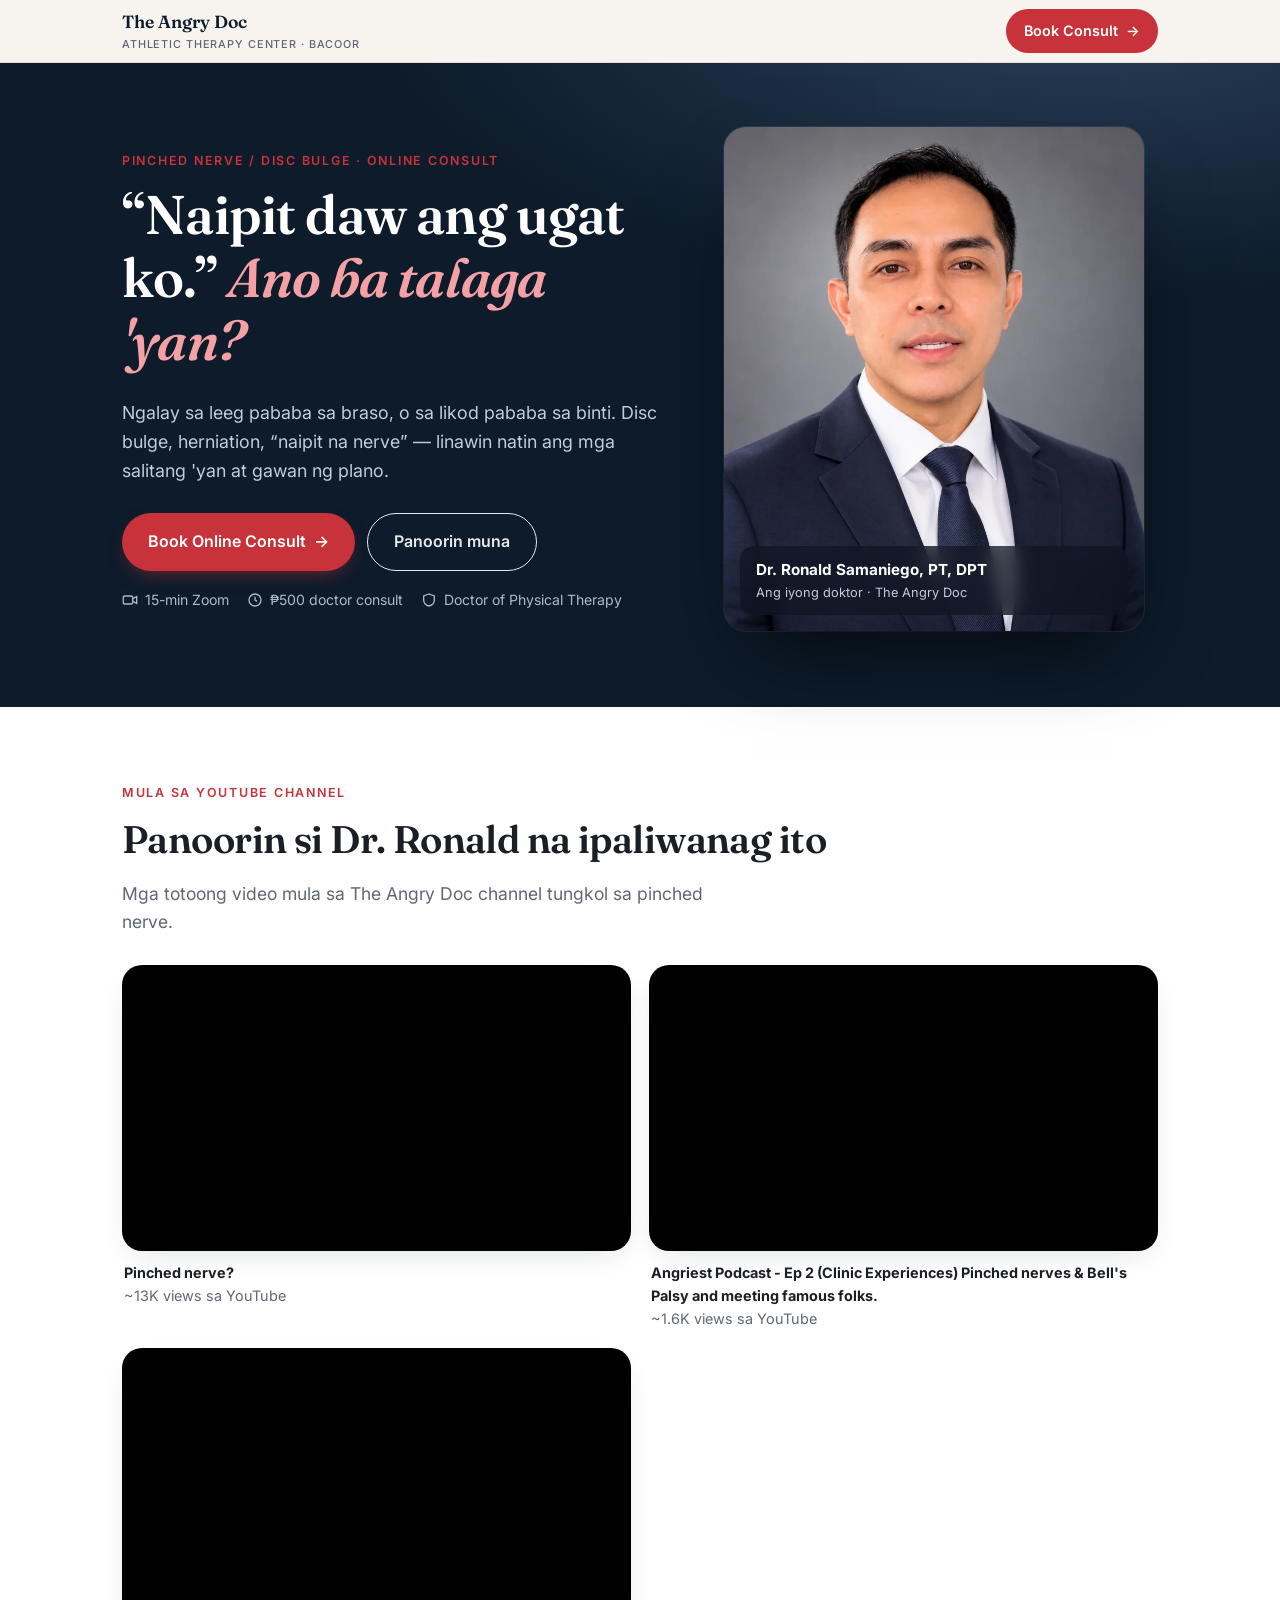
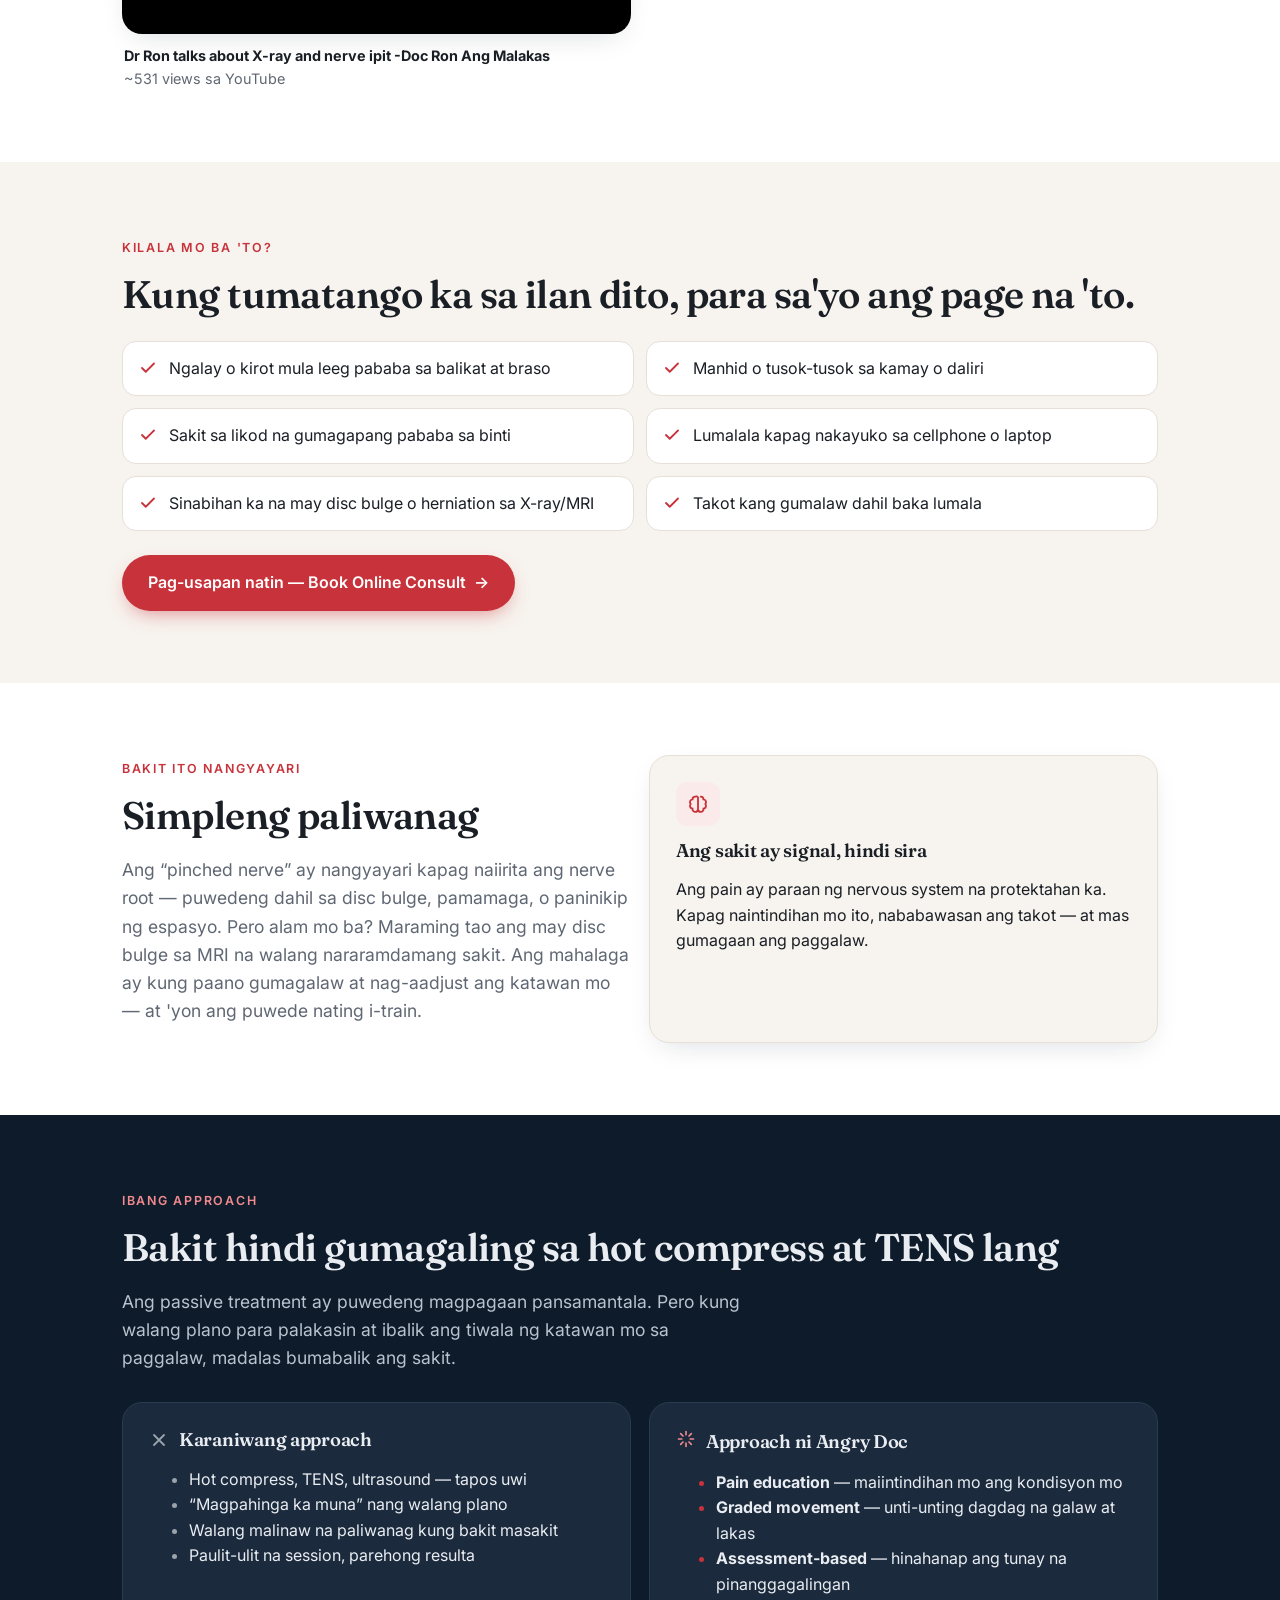
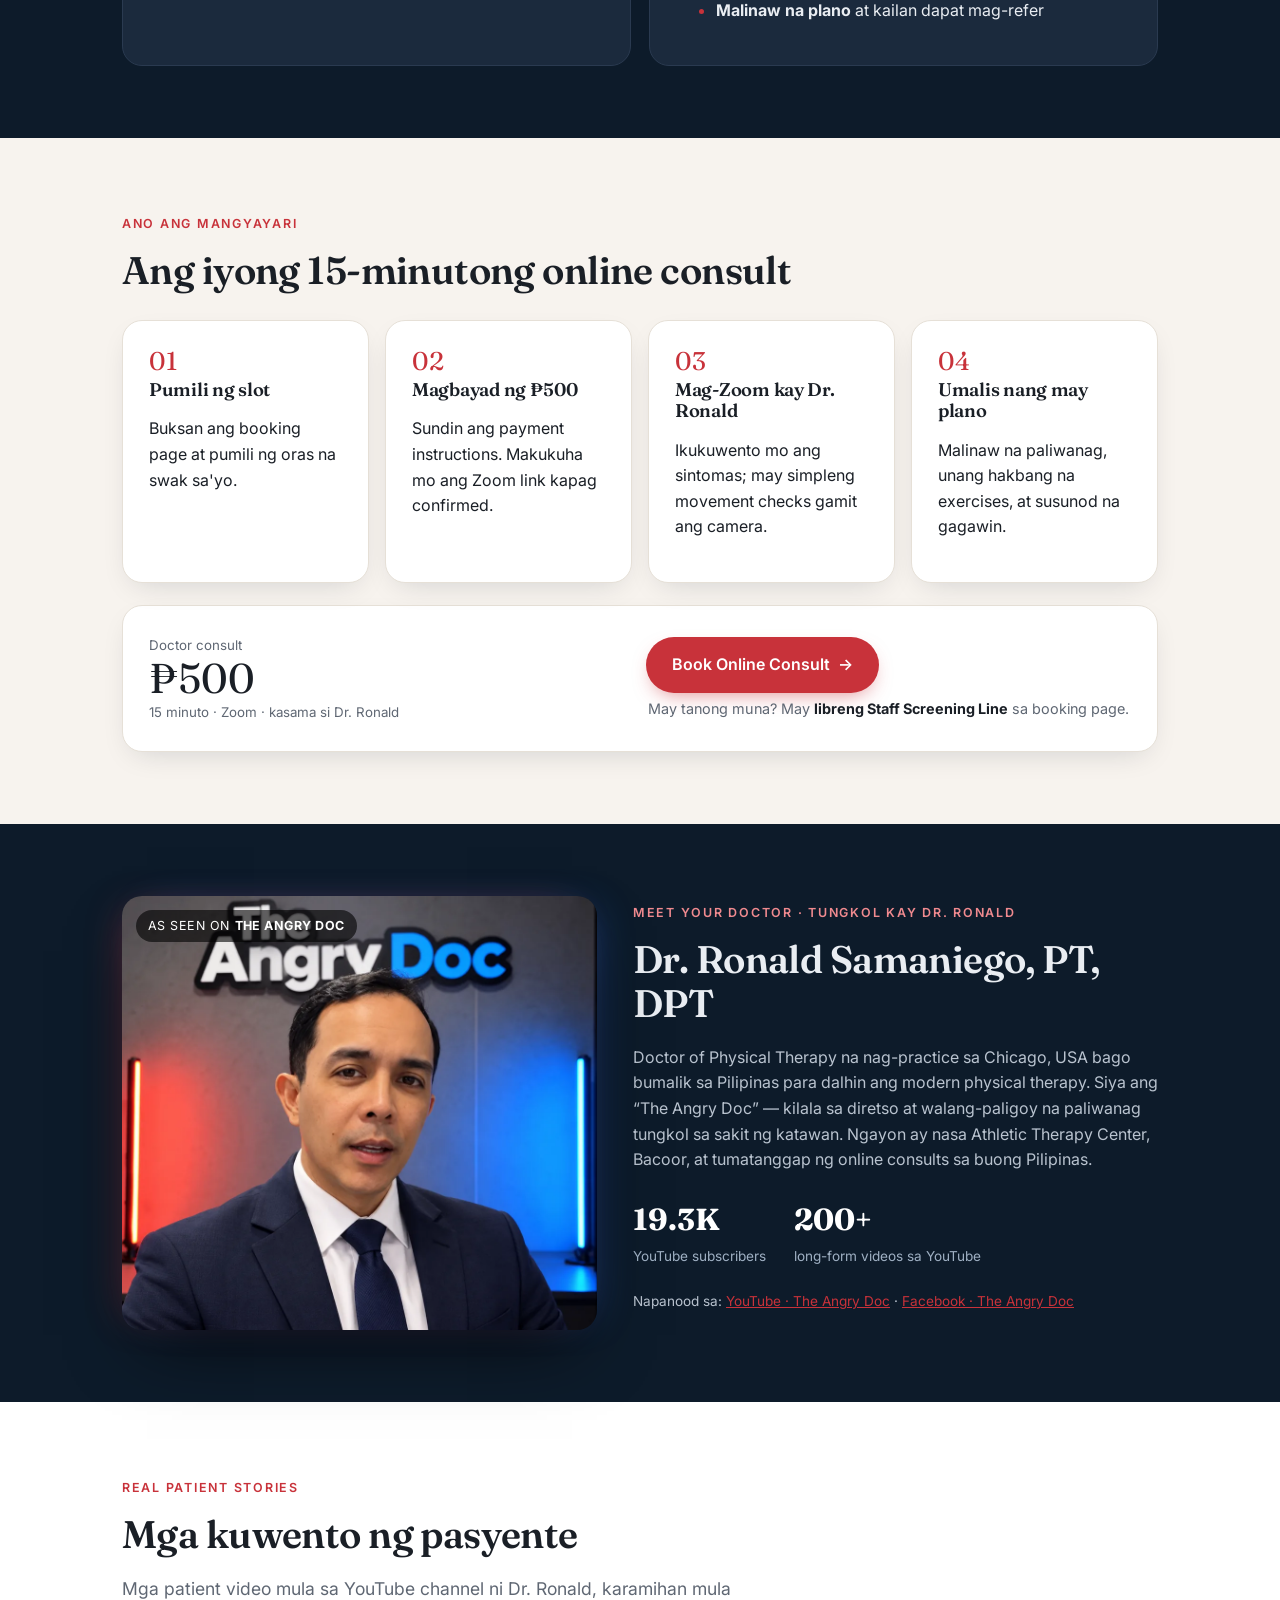
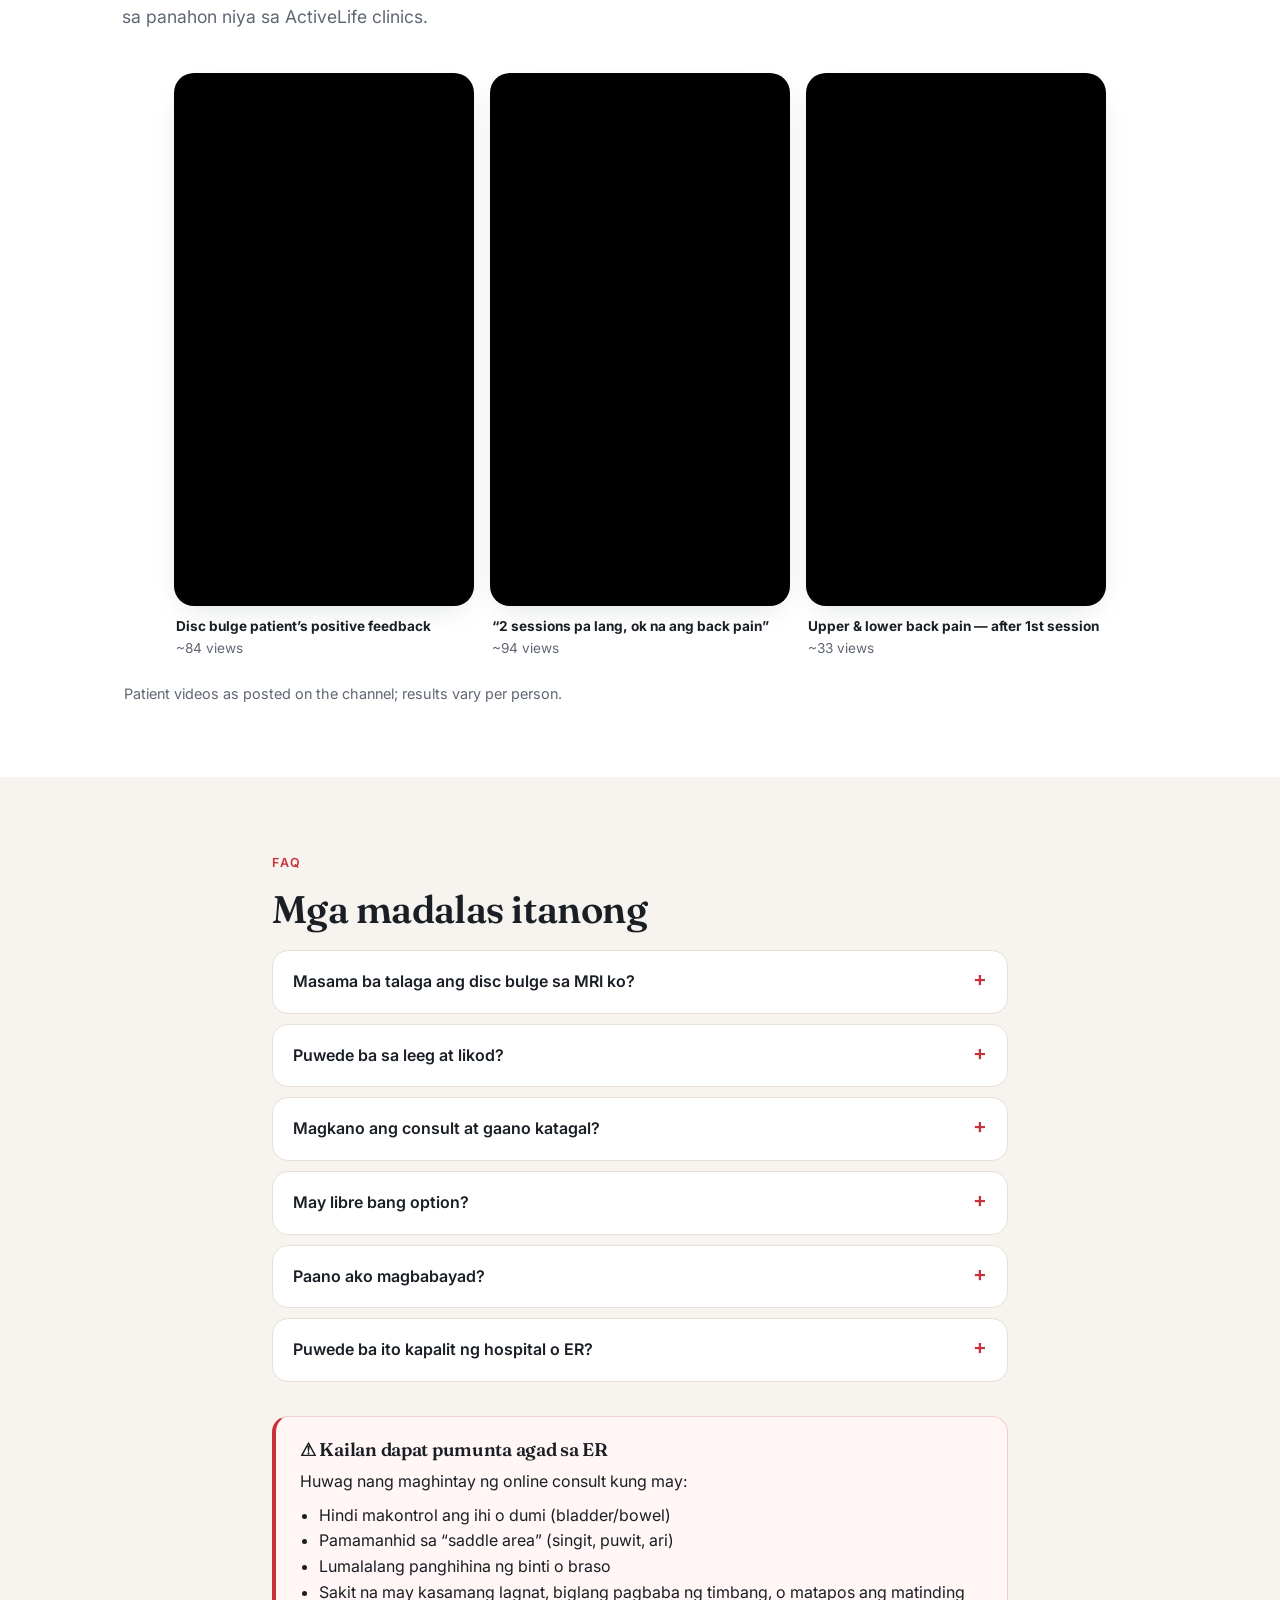
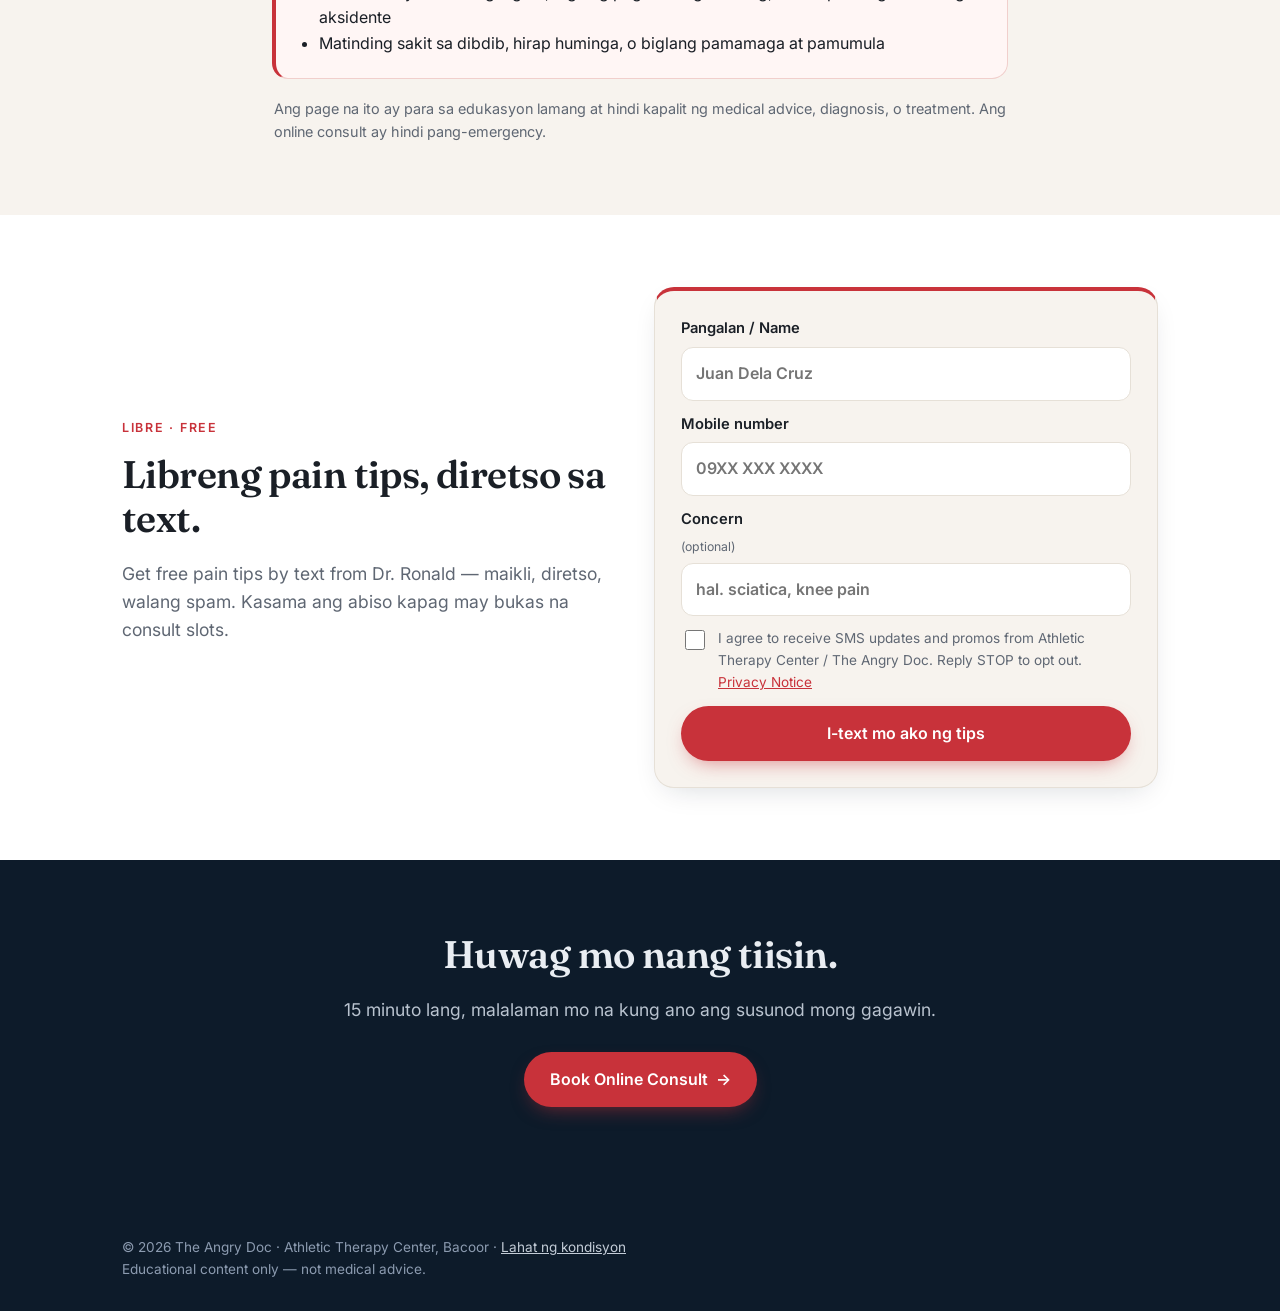
<file: pinched-nerve.html>
<!doctype html><html lang="fil"><head><meta charset="utf-8"><meta name="viewport" content="width=device-width,initial-scale=1">
<title>Pinched Nerve / Disc Bulge — Online Consult with Dr. Ronald Samaniego, DPT | The Angry Doc</title>
<meta name="description" content="Pinched Nerve / Disc Bulge: 15-minute online consult with Dr. Ronald Samaniego, Doctor of Physical Therapy. ₱500 via Zoom. Athletic Therapy Center, Bacoor.">
<meta property="og:title" content="Pinched Nerve / Disc Bulge — The Angry Doc"><meta property="og:image" content="img/dr-ronald-headshot.jpg">
<link rel="preconnect" href="https://fonts.googleapis.com"><link rel="preconnect" href="https://fonts.gstatic.com" crossorigin>
<link href="https://fonts.googleapis.com/css2?family=Fraunces:ital,opsz,wght@0,9..144,500;0,9..144,600;1,9..144,500&family=Inter:wght@400;500;600&display=swap" rel="stylesheet">
<link rel="stylesheet" href="styles.css">
<!-- Meta Pixel: paste your Meta Pixel base code here (replace YOUR_PIXEL_ID). No real ID included. -->
</head><body>
<nav class="top"><div class="c"><a class="brand" href="index.html">The Angry Doc<small>Athletic Therapy Center · Bacoor</small></a><a class="btn sm book" href="https://askangrydoc.com/">Book Consult <span aria-hidden="true">→</span></a></div></nav>
<header class="hero"><div class="c grid"><div>
<span class="eyebrow">Pinched Nerve / Disc Bulge · Online Consult</span>
<h1>“Naipit daw ang ugat ko.” <em>Ano ba talaga 'yan?</em></h1><p class="sub">Ngalay sa leeg pababa sa braso, o sa likod pababa sa binti. Disc bulge, herniation, “naipit na nerve” — linawin natin ang mga salitang 'yan at gawan ng plano.</p>
<div class="ctas"><a class="btn book" href="https://askangrydoc.com/">Book Online Consult <span aria-hidden="true">→</span></a><a class="btn ghost" href="#video">Panoorin muna</a></div>
<div class="trust"><span><svg width="16" height="16" viewBox="0 0 24 24" fill="none" stroke="currentColor" stroke-width="2"><rect x="2" y="6" width="14" height="12" rx="2"/><path d="m16 10 6-3v10l-6-3"/></svg> 15-min Zoom</span><span><svg width="16" height="16" viewBox="0 0 24 24" fill="none" stroke="currentColor" stroke-width="2"><circle cx="12" cy="12" r="9"/><path d="M12 7v5l3 2"/></svg> ₱500 doctor consult</span><span><svg width="16" height="16" viewBox="0 0 24 24" fill="none" stroke="currentColor" stroke-width="2"><path d="M12 3 4 6v6c0 5 3.5 8 8 9 4.5-1 8-4 8-9V6z"/></svg> Doctor of Physical Therapy</span></div>
</div><figure class="doc-hero rv"><picture class=""><source srcset="img/dr-ronald-headshot.webp" type="image/webp"><img src="img/dr-ronald-headshot.jpg" alt="Dr. Ronald Samaniego, PT, DPT — The Angry Doc — professional headshot in navy suit" width="835" height="1000" fetchpriority="high" decoding="async"></picture><figcaption><b>Dr. Ronald Samaniego, PT, DPT</b><span>Ang iyong doktor · The Angry Doc</span></figcaption></figure></div></header>

<section class="sec alt" id="video"><div class="c"><span class="eyebrow">Mula sa YouTube channel</span><h2>Panoorin si Dr. Ronald na ipaliwanag ito</h2><p class="lead">Mga totoong video mula sa The Angry Doc channel tungkol sa pinched nerve.</p><div class="cards c2" style="margin-top:28px"><div class="rv"><div class="vid"><iframe src="https://www.youtube-nocookie.com/embed/eyldzX2XCic" title="Pinched nerve?" loading="lazy" allow="accelerometer; encrypted-media; gyroscope; picture-in-picture" allowfullscreen></iframe></div><p class="vmeta"><b>Pinched nerve?</b><br>~13K views sa YouTube</p></div><div class="rv"><div class="vid"><iframe src="https://www.youtube-nocookie.com/embed/8CAsn4Y9EIM" title="Angriest Podcast - Ep 2 (Clinic Experiences) Pinched nerves &amp; Bell&#x27;s Palsy and meeting famous folks." loading="lazy" allow="accelerometer; encrypted-media; gyroscope; picture-in-picture" allowfullscreen></iframe></div><p class="vmeta"><b>Angriest Podcast - Ep 2 (Clinic Experiences) Pinched nerves &amp; Bell&#x27;s Palsy and meeting famous folks.</b><br>~1.6K views sa YouTube</p></div><div class="rv"><div class="vid"><iframe src="https://www.youtube-nocookie.com/embed/mRxUTbSHUFU" title="Dr Ron talks about X-ray and nerve ipit -Doc Ron Ang Malakas" loading="lazy" allow="accelerometer; encrypted-media; gyroscope; picture-in-picture" allowfullscreen></iframe></div><p class="vmeta"><b>Dr Ron talks about X-ray and nerve ipit -Doc Ron Ang Malakas</b><br>~531 views sa YouTube</p></div></div></div></section>

<section class="sec"><div class="c"><span class="eyebrow">Kilala mo ba 'to?</span><h2>Kung tumatango ka sa ilan dito, para sa'yo ang page na 'to.</h2><ul class="check rv"><li><svg width="18" height="18" viewBox="0 0 24 24" fill="none" stroke="currentColor" stroke-width="2.4" stroke-linecap="round" stroke-linejoin="round"><path d="M20 6 9 17l-5-5"/></svg><span>Ngalay o kirot mula leeg pababa sa balikat at braso</span></li><li><svg width="18" height="18" viewBox="0 0 24 24" fill="none" stroke="currentColor" stroke-width="2.4" stroke-linecap="round" stroke-linejoin="round"><path d="M20 6 9 17l-5-5"/></svg><span>Manhid o tusok-tusok sa kamay o daliri</span></li><li><svg width="18" height="18" viewBox="0 0 24 24" fill="none" stroke="currentColor" stroke-width="2.4" stroke-linecap="round" stroke-linejoin="round"><path d="M20 6 9 17l-5-5"/></svg><span>Sakit sa likod na gumagapang pababa sa binti</span></li><li><svg width="18" height="18" viewBox="0 0 24 24" fill="none" stroke="currentColor" stroke-width="2.4" stroke-linecap="round" stroke-linejoin="round"><path d="M20 6 9 17l-5-5"/></svg><span>Lumalala kapag nakayuko sa cellphone o laptop</span></li><li><svg width="18" height="18" viewBox="0 0 24 24" fill="none" stroke="currentColor" stroke-width="2.4" stroke-linecap="round" stroke-linejoin="round"><path d="M20 6 9 17l-5-5"/></svg><span>Sinabihan ka na may disc bulge o herniation sa X-ray/MRI</span></li><li><svg width="18" height="18" viewBox="0 0 24 24" fill="none" stroke="currentColor" stroke-width="2.4" stroke-linecap="round" stroke-linejoin="round"><path d="M20 6 9 17l-5-5"/></svg><span>Takot kang gumalaw dahil baka lumala</span></li></ul><a class="btn book" href="https://askangrydoc.com/">Pag-usapan natin — Book Online Consult <span aria-hidden="true">→</span></a></div></section>

<section class="sec alt"><div class="c"><div class="cards c2"><div class="rv"><span class="eyebrow">Bakit ito nangyayari</span><h2>Simpleng paliwanag</h2><p class="lead">Ang “pinched nerve” ay nangyayari kapag naiirita ang nerve root — puwedeng dahil sa disc bulge, pamamaga, o paninikip ng espasyo. Pero alam mo ba? Maraming tao ang may disc bulge sa MRI na walang nararamdamang sakit. Ang mahalaga ay kung paano gumagalaw at nag-aadjust ang katawan mo — at 'yon ang puwede nating i-train.</p></div>
<div class="cards"><div class="card rv"><div class="ico"><svg width="22" height="22" viewBox="0 0 24 24" fill="none" stroke="currentColor" stroke-width="2" stroke-linecap="round"><path d="M9 4a3 3 0 0 0-3 3 3 3 0 0 0-2 5 3 3 0 0 0 2 5 3 3 0 0 0 6 1V5a2 2 0 0 0-3-1zM15 4a3 3 0 0 1 3 3 3 3 0 0 1 2 5 3 3 0 0 1-2 5 3 3 0 0 1-6 1"/></svg></div><h3>Ang sakit ay signal, hindi sira</h3><p>Ang pain ay paraan ng nervous system na protektahan ka. Kapag naintindihan mo ito, nababawasan ang takot — at mas gumagaan ang paggalaw.</p></div></div></div></div></section>

<section class="sec dark"><div class="c"><span class="eyebrow">Ibang approach</span><h2>Bakit hindi gumagaling sa hot compress at TENS lang</h2><p class="lead">Ang passive treatment ay puwedeng magpagaan pansamantala. Pero kung walang plano para palakasin at ibalik ang tiwala ng katawan mo sa paggalaw, madalas bumabalik ang sakit.</p>
<div class="vs" style="margin-top:30px"><div class="card rv"><h3><svg width="20" height="20" viewBox="0 0 24 24" fill="none" stroke="#9aa3ad" stroke-width="2.2" stroke-linecap="round"><path d="M18 6 6 18M6 6l12 12"/></svg> Karaniwang approach</h3><ul class="no"><li>Hot compress, TENS, ultrasound — tapos uwi</li><li>“Magpahinga ka muna” nang walang plano</li><li>Walang malinaw na paliwanag kung bakit masakit</li><li>Paulit-ulit na session, parehong resulta</li></ul></div>
<div class="card rv"><h3><span style="color:#f08a8f"><svg width="20" height="20" viewBox="0 0 24 24" fill="none" stroke="currentColor" stroke-width="2" stroke-linecap="round" stroke-linejoin="round"><path d="M12 3v4M12 17v4M3 12h4M17 12h4M5.6 5.6l2.8 2.8M15.6 15.6l2.8 2.8M5.6 18.4l2.8-2.8M15.6 8.4l2.8-2.8"/></svg></span> Approach ni Angry Doc</h3><ul class="yes"><li><b>Pain education</b> — maiintindihan mo ang kondisyon mo</li><li><b>Graded movement</b> — unti-unting dagdag na galaw at lakas</li><li><b>Assessment-based</b> — hinahanap ang tunay na pinanggagalingan</li><li><b>Malinaw na plano</b> at kailan dapat mag-refer</li></ul></div></div></div></section>

<section class="sec" id="consult"><div class="c"><span class="eyebrow">Ano ang mangyayari</span><h2>Ang iyong 15-minutong online consult</h2>
<div class="steps" style="margin-top:28px"><div class="card rv"><h3>Pumili ng slot</h3><p>Buksan ang booking page at pumili ng oras na swak sa'yo.</p></div><div class="card rv"><h3>Magbayad ng ₱500</h3><p>Sundin ang payment instructions. Makukuha mo ang Zoom link kapag confirmed.</p></div><div class="card rv"><h3>Mag-Zoom kay Dr. Ronald</h3><p>Ikukuwento mo ang sintomas; may simpleng movement checks gamit ang camera.</p></div><div class="card rv"><h3>Umalis nang may plano</h3><p>Malinaw na paliwanag, unang hakbang na exercises, at susunod na gagawin.</p></div></div>
<div class="price rv"><div><small>Doctor consult</small><div class="amt">₱500</div><small>15 minuto · Zoom · kasama si Dr. Ronald</small></div><div><a class="btn book" href="https://askangrydoc.com/">Book Online Consult <span aria-hidden="true">→</span></a><p class="vmeta" style="margin-top:4px">May tanong muna? May <b>libreng Staff Screening Line</b> sa booking page.</p></div></div></div></section>

<section class="sec dark"><div class="c about about-ph"><figure class="studio rv"><picture class=""><source srcset="img/dr-ronald-studio.webp" type="image/webp"><img src="img/dr-ronald-studio.jpg" alt="Dr. Ronald Samaniego in The Angry Doc studio, in front of the illuminated The Angry Doc sign with red and blue neon lights" width="1000" height="914" loading="lazy" decoding="async"></picture><figcaption>As seen on <b>The Angry Doc</b></figcaption></figure><div class="rv"><span class="eyebrow">Meet your doctor · Tungkol kay Dr. Ronald</span><h2>Dr. Ronald Samaniego, PT, DPT</h2>
<p>Doctor of Physical Therapy na nag-practice sa Chicago, USA bago bumalik sa Pilipinas para dalhin ang modern physical therapy. Siya ang “The Angry Doc” — kilala sa diretso at walang-paligoy na paliwanag tungkol sa sakit ng katawan. Ngayon ay nasa Athletic Therapy Center, Bacoor, at tumatanggap ng online consults sa buong Pilipinas.</p>
<div class="stats"><div><b>19.3K</b><span>YouTube subscribers</span></div><div><b>200+</b><span>long-form videos sa YouTube</span></div></div>
<p style="font-size:.85rem">Napanood sa: <a href="https://www.youtube.com/@Angry_Doc456">YouTube · The Angry Doc</a> · <a href="https://www.facebook.com/search/top?q=The%20Angry%20Doc">Facebook · The Angry Doc</a></p></div></div></section>

<section class="sec alt"><div class="c"><span class="eyebrow">Real patient stories</span><h2>Mga kuwento ng pasyente</h2><p class="lead">Mga patient video mula sa YouTube channel ni Dr. Ronald, karamihan mula sa panahon niya sa ActiveLife clinics.</p><div class="tvrow"><div class="tv"><div class="vid v"><iframe src="https://www.youtube-nocookie.com/embed/0bR1WBfnTNM" title="Disc bulge patient’s positive feedback" loading="lazy" allowfullscreen></iframe></div><p class="vmeta"><b>Disc bulge patient’s positive feedback</b><br>~84 views</p></div><div class="tv"><div class="vid v"><iframe src="https://www.youtube-nocookie.com/embed/3l-nb-WUxi8" title="“2 sessions pa lang, ok na ang back pain”" loading="lazy" allowfullscreen></iframe></div><p class="vmeta"><b>“2 sessions pa lang, ok na ang back pain”</b><br>~94 views</p></div><div class="tv"><div class="vid v"><iframe src="https://www.youtube-nocookie.com/embed/Mlgs3KSfywE" title="Upper &amp; lower back pain — after 1st session" loading="lazy" allowfullscreen></iframe></div><p class="vmeta"><b>Upper &amp; lower back pain — after 1st session</b><br>~33 views</p></div></div><p class="vmeta">Patient videos as posted on the channel; results vary per person.</p></div></section>

<section class="sec"><div class="c" style="max-width:780px"><span class="eyebrow">FAQ</span><h2>Mga madalas itanong</h2><details><summary>Masama ba talaga ang disc bulge sa MRI ko?</summary><p>Hindi laging masama. Maraming pain-free na tao ang may bulge. Titingnan natin kung tugma ba ito sa sintomas mo.</p></details><details><summary>Puwede ba sa leeg at likod?</summary><p>Oo — cervical (leeg) at lumbar (likod) ay parehong pinag-uusapan sa consult.</p></details><details><summary>Magkano ang consult at gaano katagal?</summary><p>₱500 para sa 15-minutong online consult kay Dr. Ronald sa Zoom. Pipili ka ng slot sa booking page.</p></details><details><summary>May libre bang option?</summary><p>Oo — may libreng Staff Screening Line sa booking page para sa mabilisang tanong bago ka mag-book ng doctor consult.</p></details><details><summary>Paano ako magbabayad?</summary><p>Sundin lang ang instructions sa booking page. Ang Zoom link ay ibibigay kapag confirmed na ang bayad.</p></details><details><summary>Puwede ba ito kapalit ng hospital o ER?</summary><p>Hindi. Kung may red-flag symptoms ka (tingnan sa ibaba), pumunta agad sa ER.</p></details>
<div class="red" style="margin-top:34px"><h3>⚠ Kailan dapat pumunta agad sa ER</h3><p style="margin:0">Huwag nang maghintay ng online consult kung may:</p><ul><li>Hindi makontrol ang ihi o dumi (bladder/bowel)</li><li>Pamamanhid sa “saddle area” (singit, puwit, ari)</li><li>Lumalalang panghihina ng binti o braso</li><li>Sakit na may kasamang lagnat, biglang pagbaba ng timbang, o matapos ang matinding aksidente</li><li>Matinding sakit sa dibdib, hirap huminga, o biglang pamamaga at pamumula</li></ul></div>
<p class="vmeta" style="margin-top:18px">Ang page na ito ay para sa edukasyon lamang at hindi kapalit ng medical advice, diagnosis, o treatment. Ang online consult ay hindi pang-emergency.</p></div></section>

<section class="sec alt optin" id="tips"><div class="c optin-g"><div><span class="eyebrow">Libre · Free</span><h2>Libreng pain tips, diretso sa text.</h2><p class="lead">Get free pain tips by text from Dr. Ronald — maikli, diretso, walang spam. Kasama ang abiso kapag may bukas na consult slots.</p></div>
<form class="card optin-form" data-api="https://askangrydoc.com/api/subscribe" data-source="funnel:pinched-nerve" novalidate><label>Pangalan / Name<input name="name" type="text" autocomplete="name" required maxlength="80" placeholder="Juan Dela Cruz"></label>
<label>Mobile number<input name="phone" type="tel" inputmode="tel" autocomplete="tel" required placeholder="09XX XXX XXXX"></label>
<label>Concern <small>(optional)</small><input name="concern" type="text" maxlength="200" placeholder="hal. sciatica, knee pain"></label>
<div class="hp" aria-hidden="true"><label>Website<input name="website" type="text" tabindex="-1" autocomplete="off"></label></div>
<label class="oc"><input type="checkbox" name="consent" required> <span>I agree to receive SMS updates and promos from Athletic Therapy Center / The Angry Doc. Reply STOP to opt out. <a href="https://askangrydoc.com/privacy">Privacy Notice</a></span></label>
<p class="oerr" role="alert" hidden></p><button class="btn" type="submit">I-text mo ako ng tips</button><p class="ook" role="status" hidden>Salamat! Nasa listahan ka na. Reply STOP anytime, o <a href="https://askangrydoc.com/optout">mag-unsubscribe dito</a>.</p></form></div></section>
<section class="sec dark final"><div class="c"><h2>Huwag mo nang tiisin.</h2><p class="lead">15 minuto lang, malalaman mo na kung ano ang susunod mong gagawin.</p><div class="ctas" style="justify-content:center"><a class="btn book" href="https://askangrydoc.com/">Book Online Consult <span aria-hidden="true">→</span></a></div></div></section>
<footer><div class="c">© 2026 The Angry Doc · Athletic Therapy Center, Bacoor · <a href="index.html">Lahat ng kondisyon</a><br>Educational content only — not medical advice.</div></footer>
<div class="sticky"><div><b>Pinched Nerve consult</b><br>₱500 · 15 min · Zoom</div><a class="btn book" href="https://askangrydoc.com/">Book Now <span aria-hidden="true">→</span></a></div>
<script src="funnel.js" defer></script></body></html>
</file>
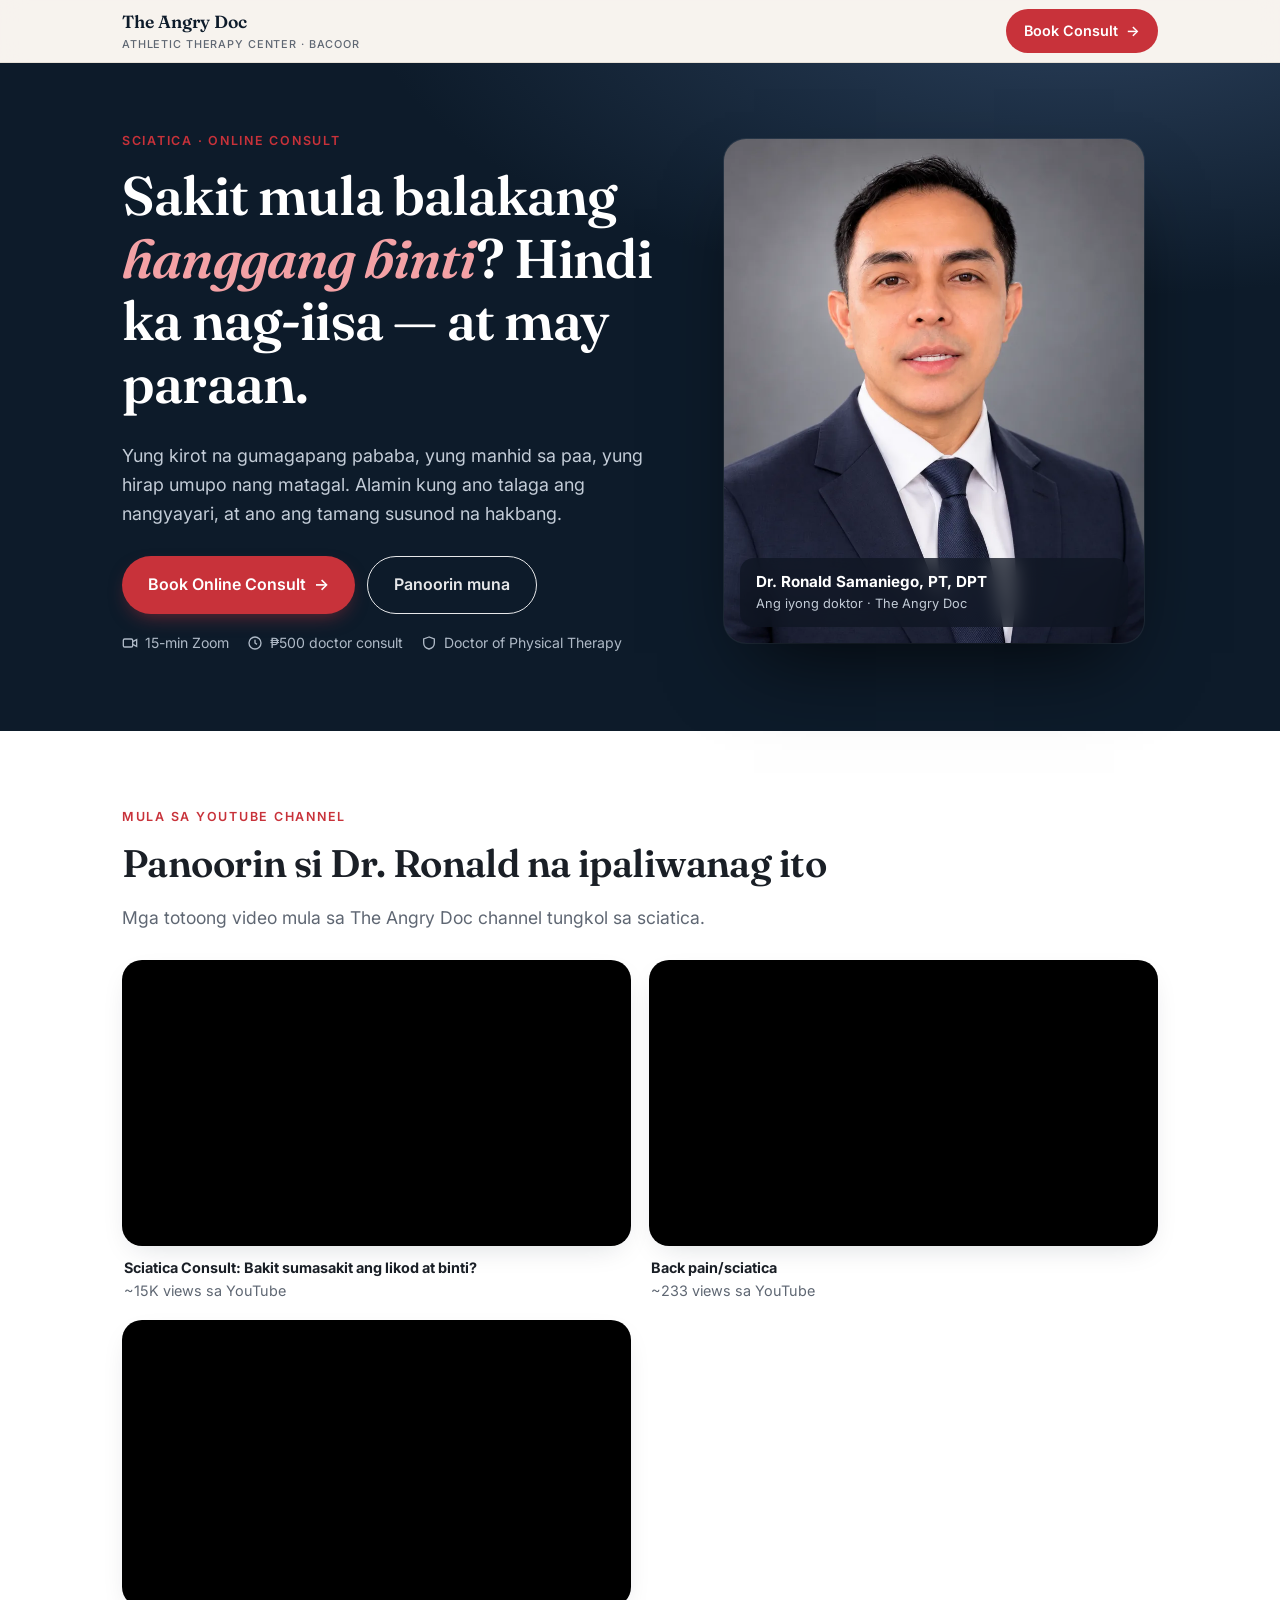
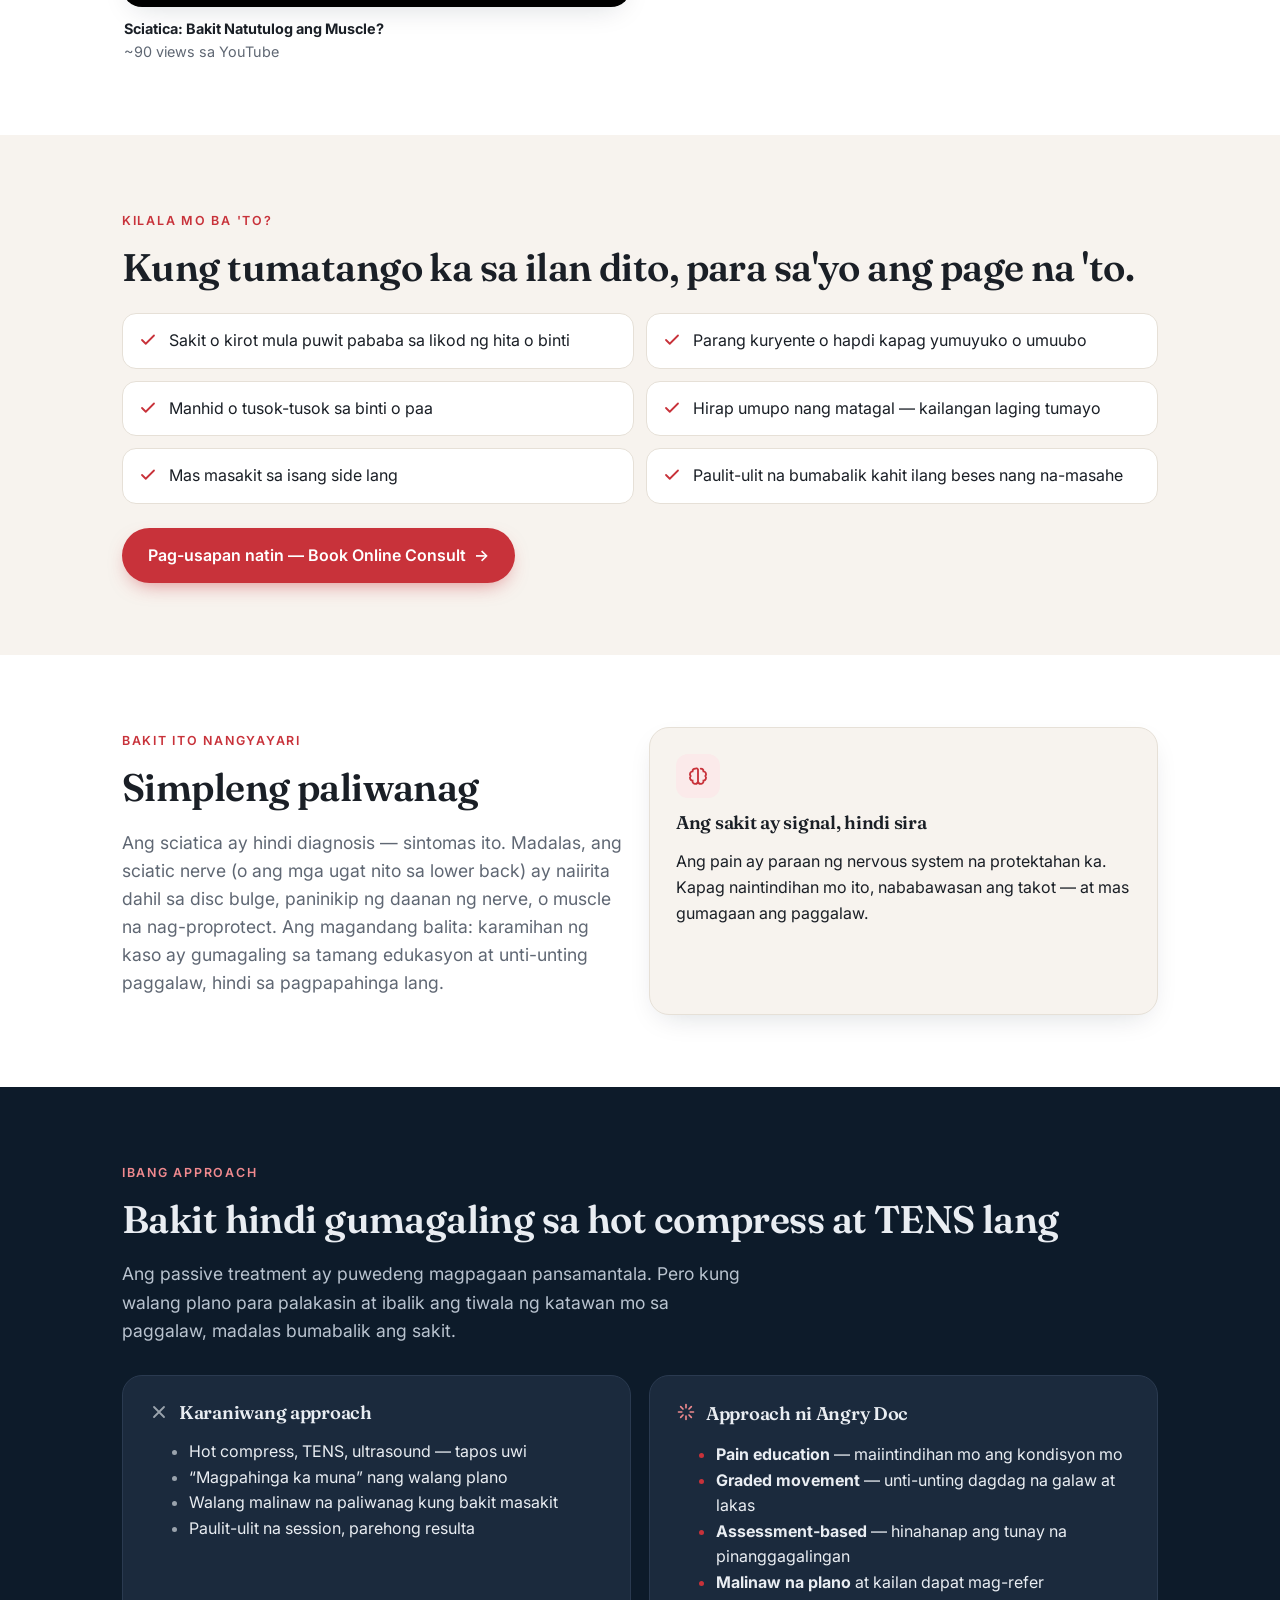
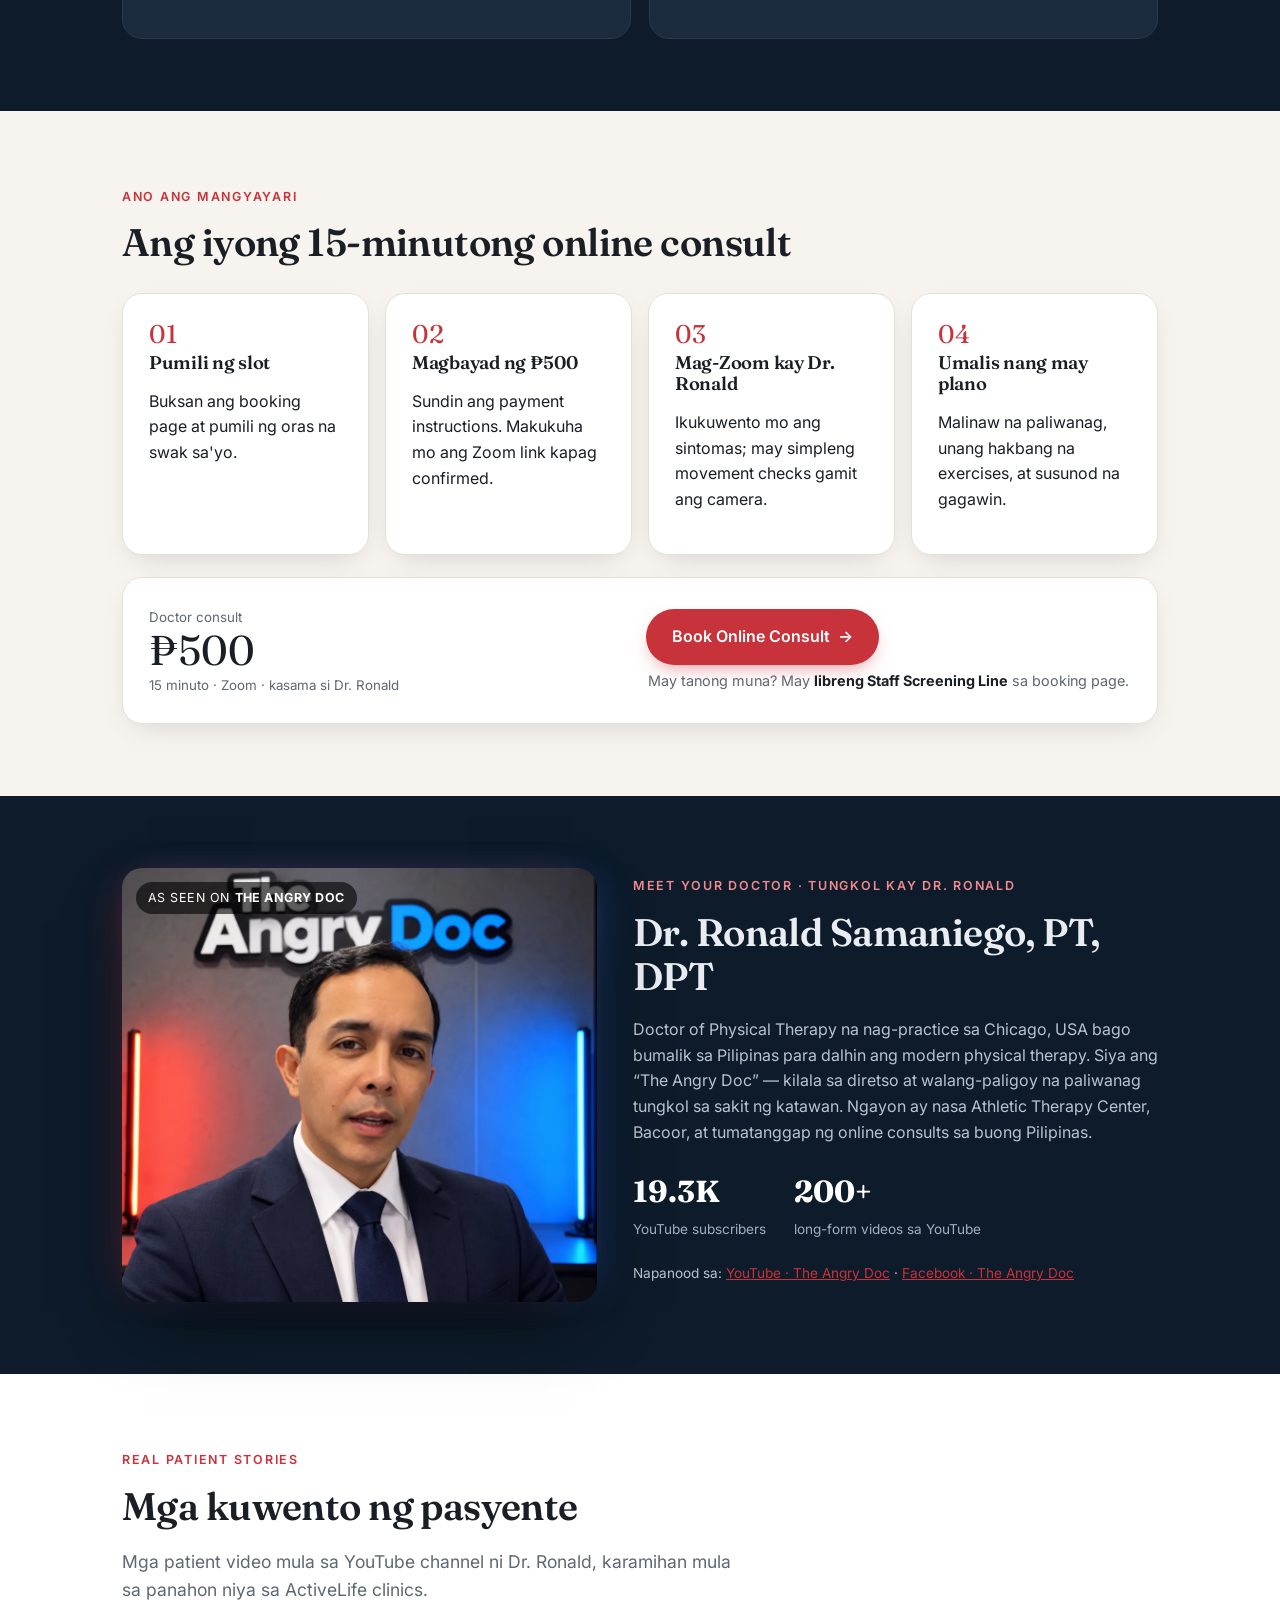
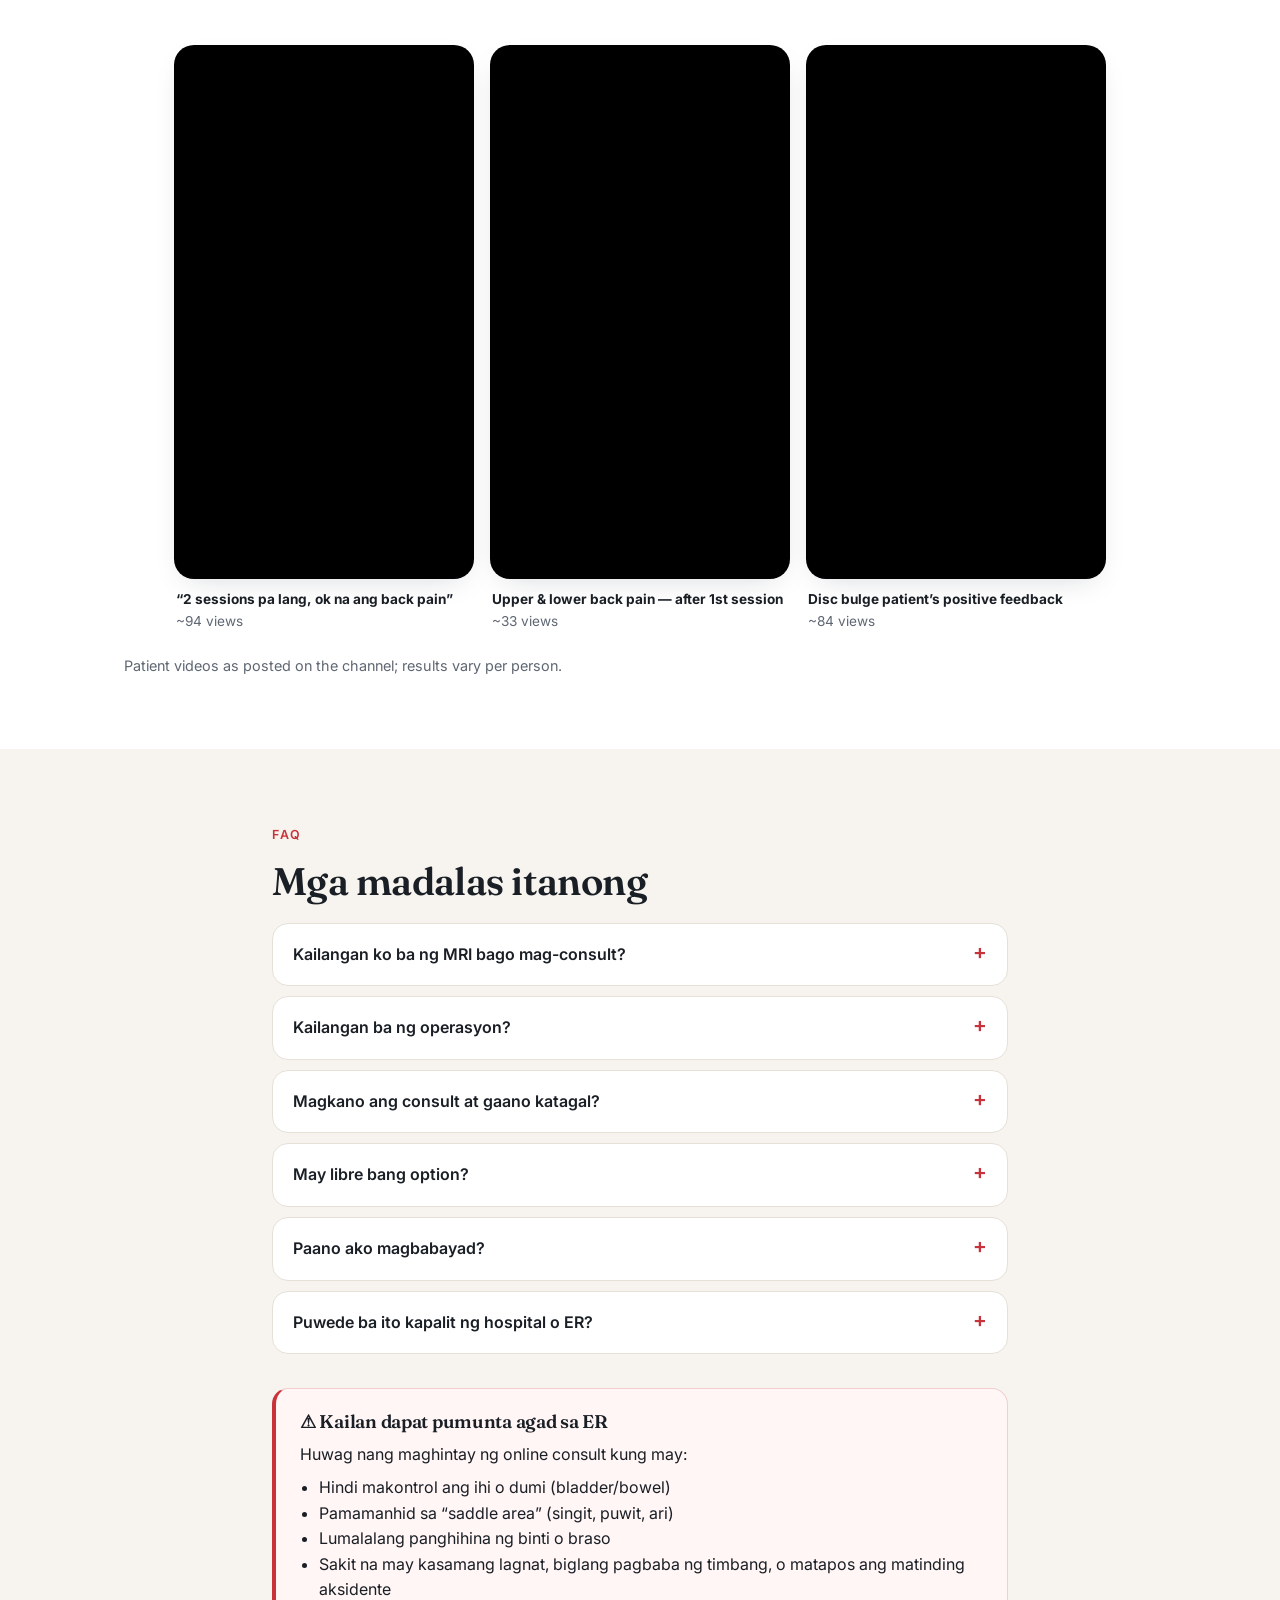
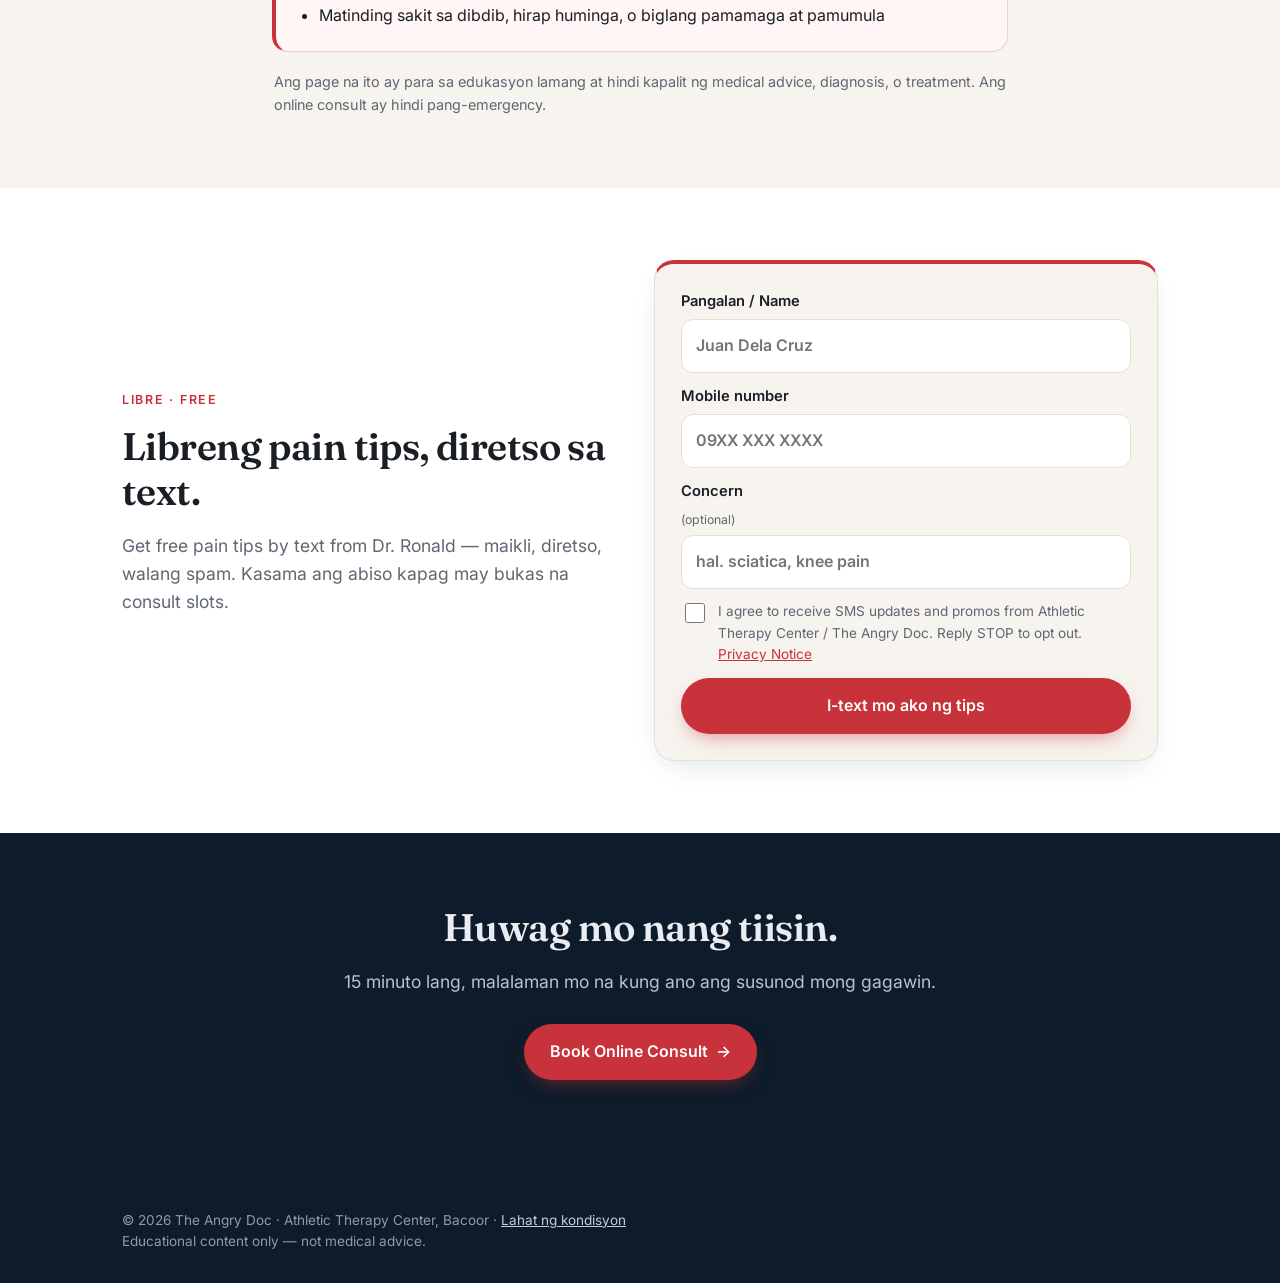
<file: sciatica.html>
<!doctype html><html lang="fil"><head><meta charset="utf-8"><meta name="viewport" content="width=device-width,initial-scale=1">
<title>Sciatica — Online Consult with Dr. Ronald Samaniego, DPT | The Angry Doc</title>
<meta name="description" content="Sciatica: 15-minute online consult with Dr. Ronald Samaniego, Doctor of Physical Therapy. ₱500 via Zoom. Athletic Therapy Center, Bacoor.">
<meta property="og:title" content="Sciatica — The Angry Doc"><meta property="og:image" content="img/dr-ronald-headshot.jpg">
<link rel="preconnect" href="https://fonts.googleapis.com"><link rel="preconnect" href="https://fonts.gstatic.com" crossorigin>
<link href="https://fonts.googleapis.com/css2?family=Fraunces:ital,opsz,wght@0,9..144,500;0,9..144,600;1,9..144,500&family=Inter:wght@400;500;600&display=swap" rel="stylesheet">
<link rel="stylesheet" href="styles.css">
<!-- Meta Pixel: paste your Meta Pixel base code here (replace YOUR_PIXEL_ID). No real ID included. -->
</head><body>
<nav class="top"><div class="c"><a class="brand" href="index.html">The Angry Doc<small>Athletic Therapy Center · Bacoor</small></a><a class="btn sm book" href="https://askangrydoc.com/">Book Consult <span aria-hidden="true">→</span></a></div></nav>
<header class="hero"><div class="c grid"><div>
<span class="eyebrow">Sciatica · Online Consult</span>
<h1>Sakit mula balakang <em>hanggang binti</em>? Hindi ka nag-iisa — at may paraan.</h1><p class="sub">Yung kirot na gumagapang pababa, yung manhid sa paa, yung hirap umupo nang matagal. Alamin kung ano talaga ang nangyayari, at ano ang tamang susunod na hakbang.</p>
<div class="ctas"><a class="btn book" href="https://askangrydoc.com/">Book Online Consult <span aria-hidden="true">→</span></a><a class="btn ghost" href="#video">Panoorin muna</a></div>
<div class="trust"><span><svg width="16" height="16" viewBox="0 0 24 24" fill="none" stroke="currentColor" stroke-width="2"><rect x="2" y="6" width="14" height="12" rx="2"/><path d="m16 10 6-3v10l-6-3"/></svg> 15-min Zoom</span><span><svg width="16" height="16" viewBox="0 0 24 24" fill="none" stroke="currentColor" stroke-width="2"><circle cx="12" cy="12" r="9"/><path d="M12 7v5l3 2"/></svg> ₱500 doctor consult</span><span><svg width="16" height="16" viewBox="0 0 24 24" fill="none" stroke="currentColor" stroke-width="2"><path d="M12 3 4 6v6c0 5 3.5 8 8 9 4.5-1 8-4 8-9V6z"/></svg> Doctor of Physical Therapy</span></div>
</div><figure class="doc-hero rv"><picture class=""><source srcset="img/dr-ronald-headshot.webp" type="image/webp"><img src="img/dr-ronald-headshot.jpg" alt="Dr. Ronald Samaniego, PT, DPT — The Angry Doc — professional headshot in navy suit" width="835" height="1000" fetchpriority="high" decoding="async"></picture><figcaption><b>Dr. Ronald Samaniego, PT, DPT</b><span>Ang iyong doktor · The Angry Doc</span></figcaption></figure></div></header>

<section class="sec alt" id="video"><div class="c"><span class="eyebrow">Mula sa YouTube channel</span><h2>Panoorin si Dr. Ronald na ipaliwanag ito</h2><p class="lead">Mga totoong video mula sa The Angry Doc channel tungkol sa sciatica.</p><div class="cards c2" style="margin-top:28px"><div class="rv"><div class="vid"><iframe src="https://www.youtube-nocookie.com/embed/g_50BRqdK3Q" title="Sciatica Consult: Bakit sumasakit ang likod at binti?" loading="lazy" allow="accelerometer; encrypted-media; gyroscope; picture-in-picture" allowfullscreen></iframe></div><p class="vmeta"><b>Sciatica Consult: Bakit sumasakit ang likod at binti?</b><br>~15K views sa YouTube</p></div><div class="rv"><div class="vid"><iframe src="https://www.youtube-nocookie.com/embed/wC5FR30LyGY" title="Back pain/sciatica" loading="lazy" allow="accelerometer; encrypted-media; gyroscope; picture-in-picture" allowfullscreen></iframe></div><p class="vmeta"><b>Back pain/sciatica</b><br>~233 views sa YouTube</p></div><div class="rv"><div class="vid"><iframe src="https://www.youtube-nocookie.com/embed/ytBWX85JMfM" title="Sciatica: Bakit Natutulog ang Muscle?" loading="lazy" allow="accelerometer; encrypted-media; gyroscope; picture-in-picture" allowfullscreen></iframe></div><p class="vmeta"><b>Sciatica: Bakit Natutulog ang Muscle?</b><br>~90 views sa YouTube</p></div></div></div></section>

<section class="sec"><div class="c"><span class="eyebrow">Kilala mo ba 'to?</span><h2>Kung tumatango ka sa ilan dito, para sa'yo ang page na 'to.</h2><ul class="check rv"><li><svg width="18" height="18" viewBox="0 0 24 24" fill="none" stroke="currentColor" stroke-width="2.4" stroke-linecap="round" stroke-linejoin="round"><path d="M20 6 9 17l-5-5"/></svg><span>Sakit o kirot mula puwit pababa sa likod ng hita o binti</span></li><li><svg width="18" height="18" viewBox="0 0 24 24" fill="none" stroke="currentColor" stroke-width="2.4" stroke-linecap="round" stroke-linejoin="round"><path d="M20 6 9 17l-5-5"/></svg><span>Parang kuryente o hapdi kapag yumuyuko o umuubo</span></li><li><svg width="18" height="18" viewBox="0 0 24 24" fill="none" stroke="currentColor" stroke-width="2.4" stroke-linecap="round" stroke-linejoin="round"><path d="M20 6 9 17l-5-5"/></svg><span>Manhid o tusok-tusok sa binti o paa</span></li><li><svg width="18" height="18" viewBox="0 0 24 24" fill="none" stroke="currentColor" stroke-width="2.4" stroke-linecap="round" stroke-linejoin="round"><path d="M20 6 9 17l-5-5"/></svg><span>Hirap umupo nang matagal — kailangan laging tumayo</span></li><li><svg width="18" height="18" viewBox="0 0 24 24" fill="none" stroke="currentColor" stroke-width="2.4" stroke-linecap="round" stroke-linejoin="round"><path d="M20 6 9 17l-5-5"/></svg><span>Mas masakit sa isang side lang</span></li><li><svg width="18" height="18" viewBox="0 0 24 24" fill="none" stroke="currentColor" stroke-width="2.4" stroke-linecap="round" stroke-linejoin="round"><path d="M20 6 9 17l-5-5"/></svg><span>Paulit-ulit na bumabalik kahit ilang beses nang na-masahe</span></li></ul><a class="btn book" href="https://askangrydoc.com/">Pag-usapan natin — Book Online Consult <span aria-hidden="true">→</span></a></div></section>

<section class="sec alt"><div class="c"><div class="cards c2"><div class="rv"><span class="eyebrow">Bakit ito nangyayari</span><h2>Simpleng paliwanag</h2><p class="lead">Ang sciatica ay hindi diagnosis — sintomas ito. Madalas, ang sciatic nerve (o ang mga ugat nito sa lower back) ay naiirita dahil sa disc bulge, paninikip ng daanan ng nerve, o muscle na nag-proprotect. Ang magandang balita: karamihan ng kaso ay gumagaling sa tamang edukasyon at unti-unting paggalaw, hindi sa pagpapahinga lang.</p></div>
<div class="cards"><div class="card rv"><div class="ico"><svg width="22" height="22" viewBox="0 0 24 24" fill="none" stroke="currentColor" stroke-width="2" stroke-linecap="round"><path d="M9 4a3 3 0 0 0-3 3 3 3 0 0 0-2 5 3 3 0 0 0 2 5 3 3 0 0 0 6 1V5a2 2 0 0 0-3-1zM15 4a3 3 0 0 1 3 3 3 3 0 0 1 2 5 3 3 0 0 1-2 5 3 3 0 0 1-6 1"/></svg></div><h3>Ang sakit ay signal, hindi sira</h3><p>Ang pain ay paraan ng nervous system na protektahan ka. Kapag naintindihan mo ito, nababawasan ang takot — at mas gumagaan ang paggalaw.</p></div></div></div></div></section>

<section class="sec dark"><div class="c"><span class="eyebrow">Ibang approach</span><h2>Bakit hindi gumagaling sa hot compress at TENS lang</h2><p class="lead">Ang passive treatment ay puwedeng magpagaan pansamantala. Pero kung walang plano para palakasin at ibalik ang tiwala ng katawan mo sa paggalaw, madalas bumabalik ang sakit.</p>
<div class="vs" style="margin-top:30px"><div class="card rv"><h3><svg width="20" height="20" viewBox="0 0 24 24" fill="none" stroke="#9aa3ad" stroke-width="2.2" stroke-linecap="round"><path d="M18 6 6 18M6 6l12 12"/></svg> Karaniwang approach</h3><ul class="no"><li>Hot compress, TENS, ultrasound — tapos uwi</li><li>“Magpahinga ka muna” nang walang plano</li><li>Walang malinaw na paliwanag kung bakit masakit</li><li>Paulit-ulit na session, parehong resulta</li></ul></div>
<div class="card rv"><h3><span style="color:#f08a8f"><svg width="20" height="20" viewBox="0 0 24 24" fill="none" stroke="currentColor" stroke-width="2" stroke-linecap="round" stroke-linejoin="round"><path d="M12 3v4M12 17v4M3 12h4M17 12h4M5.6 5.6l2.8 2.8M15.6 15.6l2.8 2.8M5.6 18.4l2.8-2.8M15.6 8.4l2.8-2.8"/></svg></span> Approach ni Angry Doc</h3><ul class="yes"><li><b>Pain education</b> — maiintindihan mo ang kondisyon mo</li><li><b>Graded movement</b> — unti-unting dagdag na galaw at lakas</li><li><b>Assessment-based</b> — hinahanap ang tunay na pinanggagalingan</li><li><b>Malinaw na plano</b> at kailan dapat mag-refer</li></ul></div></div></div></section>

<section class="sec" id="consult"><div class="c"><span class="eyebrow">Ano ang mangyayari</span><h2>Ang iyong 15-minutong online consult</h2>
<div class="steps" style="margin-top:28px"><div class="card rv"><h3>Pumili ng slot</h3><p>Buksan ang booking page at pumili ng oras na swak sa'yo.</p></div><div class="card rv"><h3>Magbayad ng ₱500</h3><p>Sundin ang payment instructions. Makukuha mo ang Zoom link kapag confirmed.</p></div><div class="card rv"><h3>Mag-Zoom kay Dr. Ronald</h3><p>Ikukuwento mo ang sintomas; may simpleng movement checks gamit ang camera.</p></div><div class="card rv"><h3>Umalis nang may plano</h3><p>Malinaw na paliwanag, unang hakbang na exercises, at susunod na gagawin.</p></div></div>
<div class="price rv"><div><small>Doctor consult</small><div class="amt">₱500</div><small>15 minuto · Zoom · kasama si Dr. Ronald</small></div><div><a class="btn book" href="https://askangrydoc.com/">Book Online Consult <span aria-hidden="true">→</span></a><p class="vmeta" style="margin-top:4px">May tanong muna? May <b>libreng Staff Screening Line</b> sa booking page.</p></div></div></div></section>

<section class="sec dark"><div class="c about about-ph"><figure class="studio rv"><picture class=""><source srcset="img/dr-ronald-studio.webp" type="image/webp"><img src="img/dr-ronald-studio.jpg" alt="Dr. Ronald Samaniego in The Angry Doc studio, in front of the illuminated The Angry Doc sign with red and blue neon lights" width="1000" height="914" loading="lazy" decoding="async"></picture><figcaption>As seen on <b>The Angry Doc</b></figcaption></figure><div class="rv"><span class="eyebrow">Meet your doctor · Tungkol kay Dr. Ronald</span><h2>Dr. Ronald Samaniego, PT, DPT</h2>
<p>Doctor of Physical Therapy na nag-practice sa Chicago, USA bago bumalik sa Pilipinas para dalhin ang modern physical therapy. Siya ang “The Angry Doc” — kilala sa diretso at walang-paligoy na paliwanag tungkol sa sakit ng katawan. Ngayon ay nasa Athletic Therapy Center, Bacoor, at tumatanggap ng online consults sa buong Pilipinas.</p>
<div class="stats"><div><b>19.3K</b><span>YouTube subscribers</span></div><div><b>200+</b><span>long-form videos sa YouTube</span></div></div>
<p style="font-size:.85rem">Napanood sa: <a href="https://www.youtube.com/@Angry_Doc456">YouTube · The Angry Doc</a> · <a href="https://www.facebook.com/search/top?q=The%20Angry%20Doc">Facebook · The Angry Doc</a></p></div></div></section>

<section class="sec alt"><div class="c"><span class="eyebrow">Real patient stories</span><h2>Mga kuwento ng pasyente</h2><p class="lead">Mga patient video mula sa YouTube channel ni Dr. Ronald, karamihan mula sa panahon niya sa ActiveLife clinics.</p><div class="tvrow"><div class="tv"><div class="vid v"><iframe src="https://www.youtube-nocookie.com/embed/3l-nb-WUxi8" title="“2 sessions pa lang, ok na ang back pain”" loading="lazy" allowfullscreen></iframe></div><p class="vmeta"><b>“2 sessions pa lang, ok na ang back pain”</b><br>~94 views</p></div><div class="tv"><div class="vid v"><iframe src="https://www.youtube-nocookie.com/embed/Mlgs3KSfywE" title="Upper &amp; lower back pain — after 1st session" loading="lazy" allowfullscreen></iframe></div><p class="vmeta"><b>Upper &amp; lower back pain — after 1st session</b><br>~33 views</p></div><div class="tv"><div class="vid v"><iframe src="https://www.youtube-nocookie.com/embed/0bR1WBfnTNM" title="Disc bulge patient’s positive feedback" loading="lazy" allowfullscreen></iframe></div><p class="vmeta"><b>Disc bulge patient’s positive feedback</b><br>~84 views</p></div></div><p class="vmeta">Patient videos as posted on the channel; results vary per person.</p></div></section>

<section class="sec"><div class="c" style="max-width:780px"><span class="eyebrow">FAQ</span><h2>Mga madalas itanong</h2><details><summary>Kailangan ko ba ng MRI bago mag-consult?</summary><p>Hindi kailangan. Kung meron ka nang X-ray o MRI, dalhin mo — titingnan natin. Kung wala, sasabihin namin kung kailangan talaga.</p></details><details><summary>Kailangan ba ng operasyon?</summary><p>Karamihan ng sciatica ay hindi nangangailangan ng operasyon. Pag-uusapan natin kung kailan dapat mag-refer sa surgeon.</p></details><details><summary>Magkano ang consult at gaano katagal?</summary><p>₱500 para sa 15-minutong online consult kay Dr. Ronald sa Zoom. Pipili ka ng slot sa booking page.</p></details><details><summary>May libre bang option?</summary><p>Oo — may libreng Staff Screening Line sa booking page para sa mabilisang tanong bago ka mag-book ng doctor consult.</p></details><details><summary>Paano ako magbabayad?</summary><p>Sundin lang ang instructions sa booking page. Ang Zoom link ay ibibigay kapag confirmed na ang bayad.</p></details><details><summary>Puwede ba ito kapalit ng hospital o ER?</summary><p>Hindi. Kung may red-flag symptoms ka (tingnan sa ibaba), pumunta agad sa ER.</p></details>
<div class="red" style="margin-top:34px"><h3>⚠ Kailan dapat pumunta agad sa ER</h3><p style="margin:0">Huwag nang maghintay ng online consult kung may:</p><ul><li>Hindi makontrol ang ihi o dumi (bladder/bowel)</li><li>Pamamanhid sa “saddle area” (singit, puwit, ari)</li><li>Lumalalang panghihina ng binti o braso</li><li>Sakit na may kasamang lagnat, biglang pagbaba ng timbang, o matapos ang matinding aksidente</li><li>Matinding sakit sa dibdib, hirap huminga, o biglang pamamaga at pamumula</li></ul></div>
<p class="vmeta" style="margin-top:18px">Ang page na ito ay para sa edukasyon lamang at hindi kapalit ng medical advice, diagnosis, o treatment. Ang online consult ay hindi pang-emergency.</p></div></section>

<section class="sec alt optin" id="tips"><div class="c optin-g"><div><span class="eyebrow">Libre · Free</span><h2>Libreng pain tips, diretso sa text.</h2><p class="lead">Get free pain tips by text from Dr. Ronald — maikli, diretso, walang spam. Kasama ang abiso kapag may bukas na consult slots.</p></div>
<form class="card optin-form" data-api="https://askangrydoc.com/api/subscribe" data-source="funnel:sciatica" novalidate><label>Pangalan / Name<input name="name" type="text" autocomplete="name" required maxlength="80" placeholder="Juan Dela Cruz"></label>
<label>Mobile number<input name="phone" type="tel" inputmode="tel" autocomplete="tel" required placeholder="09XX XXX XXXX"></label>
<label>Concern <small>(optional)</small><input name="concern" type="text" maxlength="200" placeholder="hal. sciatica, knee pain"></label>
<div class="hp" aria-hidden="true"><label>Website<input name="website" type="text" tabindex="-1" autocomplete="off"></label></div>
<label class="oc"><input type="checkbox" name="consent" required> <span>I agree to receive SMS updates and promos from Athletic Therapy Center / The Angry Doc. Reply STOP to opt out. <a href="https://askangrydoc.com/privacy">Privacy Notice</a></span></label>
<p class="oerr" role="alert" hidden></p><button class="btn" type="submit">I-text mo ako ng tips</button><p class="ook" role="status" hidden>Salamat! Nasa listahan ka na. Reply STOP anytime, o <a href="https://askangrydoc.com/optout">mag-unsubscribe dito</a>.</p></form></div></section>
<section class="sec dark final"><div class="c"><h2>Huwag mo nang tiisin.</h2><p class="lead">15 minuto lang, malalaman mo na kung ano ang susunod mong gagawin.</p><div class="ctas" style="justify-content:center"><a class="btn book" href="https://askangrydoc.com/">Book Online Consult <span aria-hidden="true">→</span></a></div></div></section>
<footer><div class="c">© 2026 The Angry Doc · Athletic Therapy Center, Bacoor · <a href="index.html">Lahat ng kondisyon</a><br>Educational content only — not medical advice.</div></footer>
<div class="sticky"><div><b>Sciatica consult</b><br>₱500 · 15 min · Zoom</div><a class="btn book" href="https://askangrydoc.com/">Book Now <span aria-hidden="true">→</span></a></div>
<script src="funnel.js" defer></script></body></html>
</file>
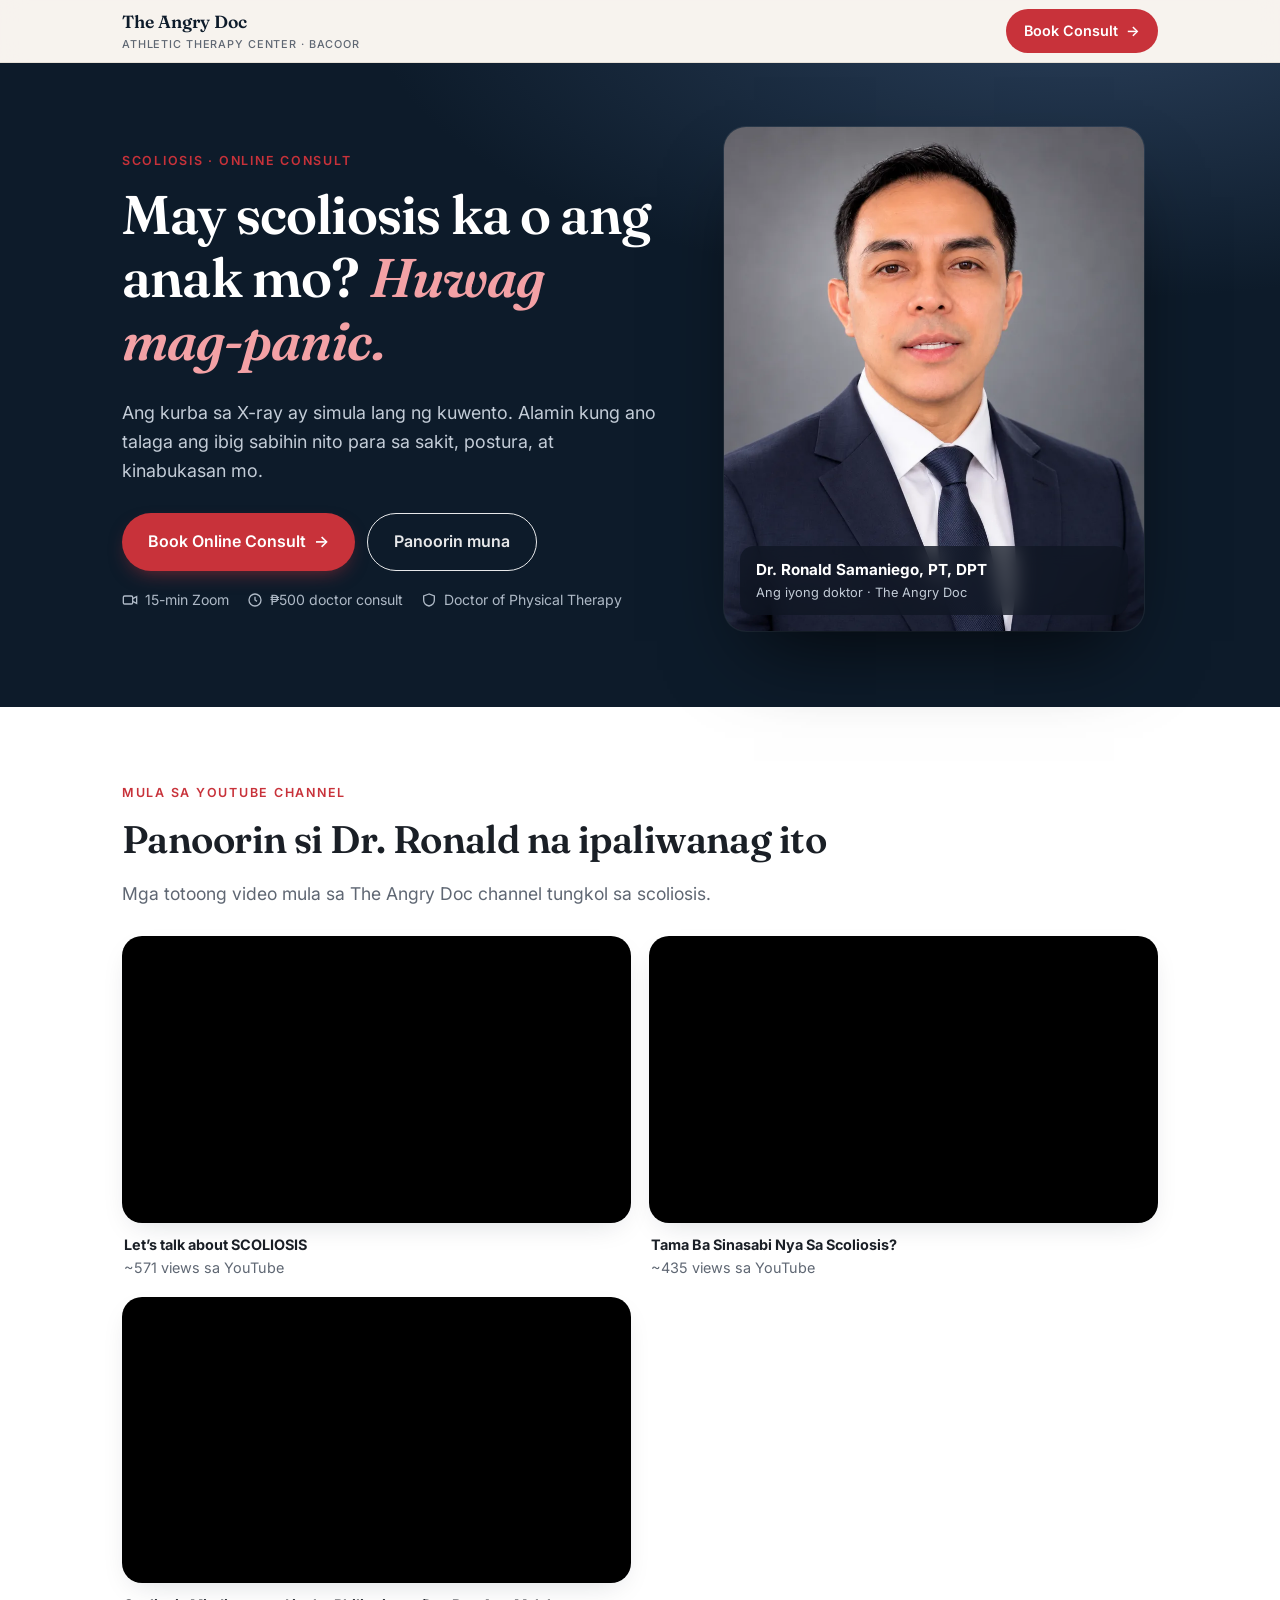
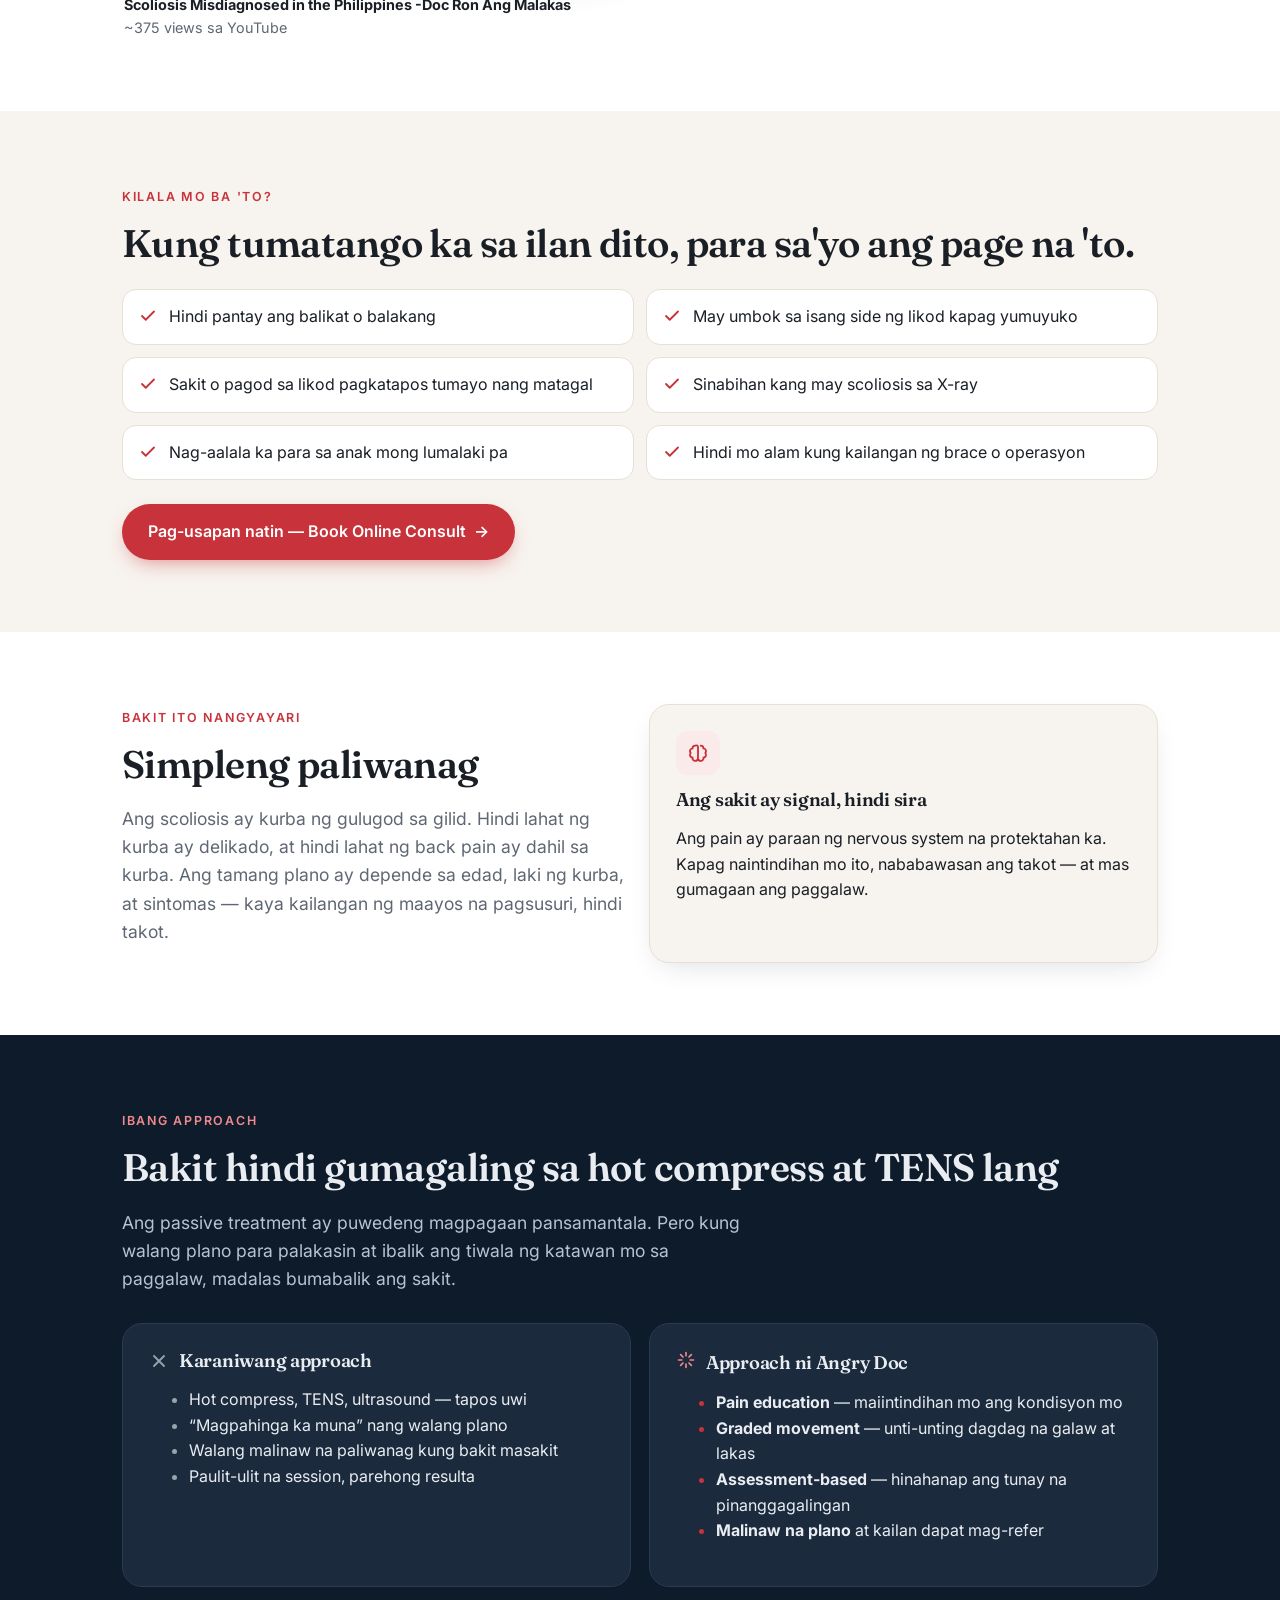
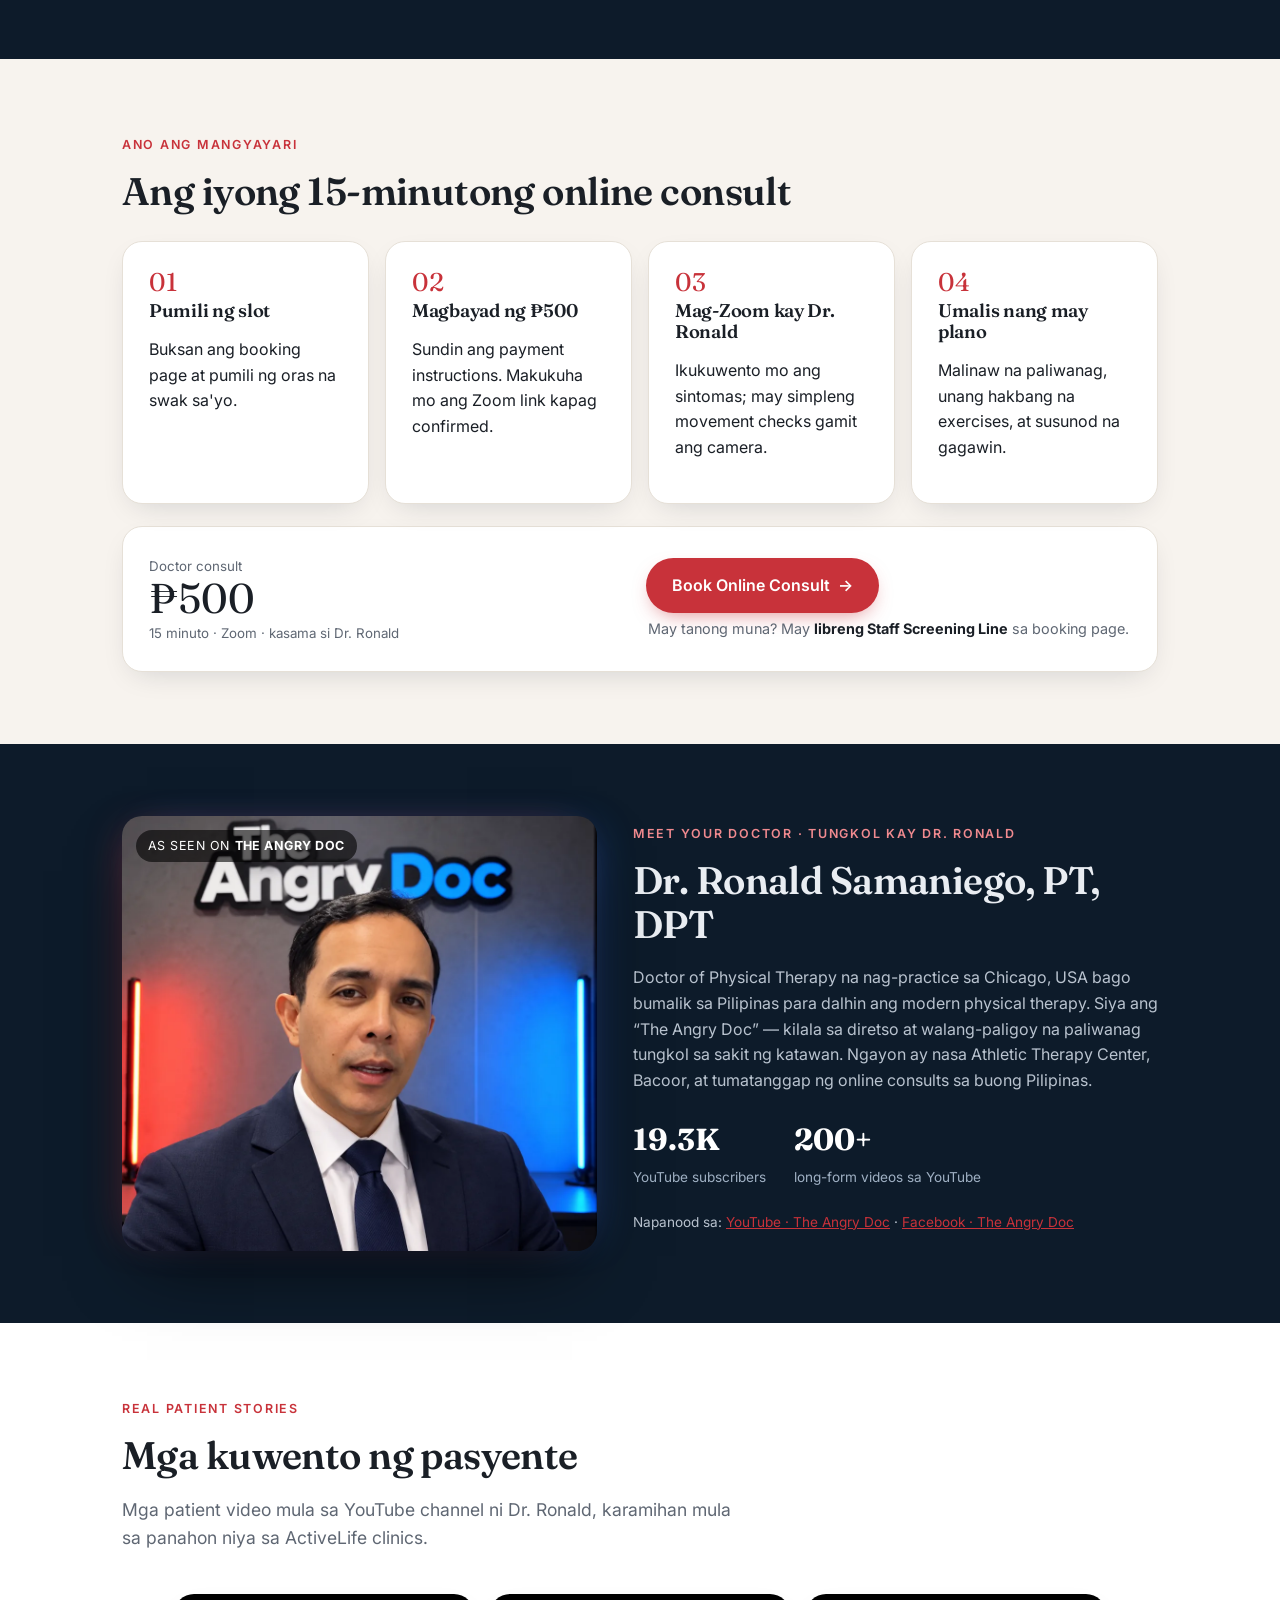
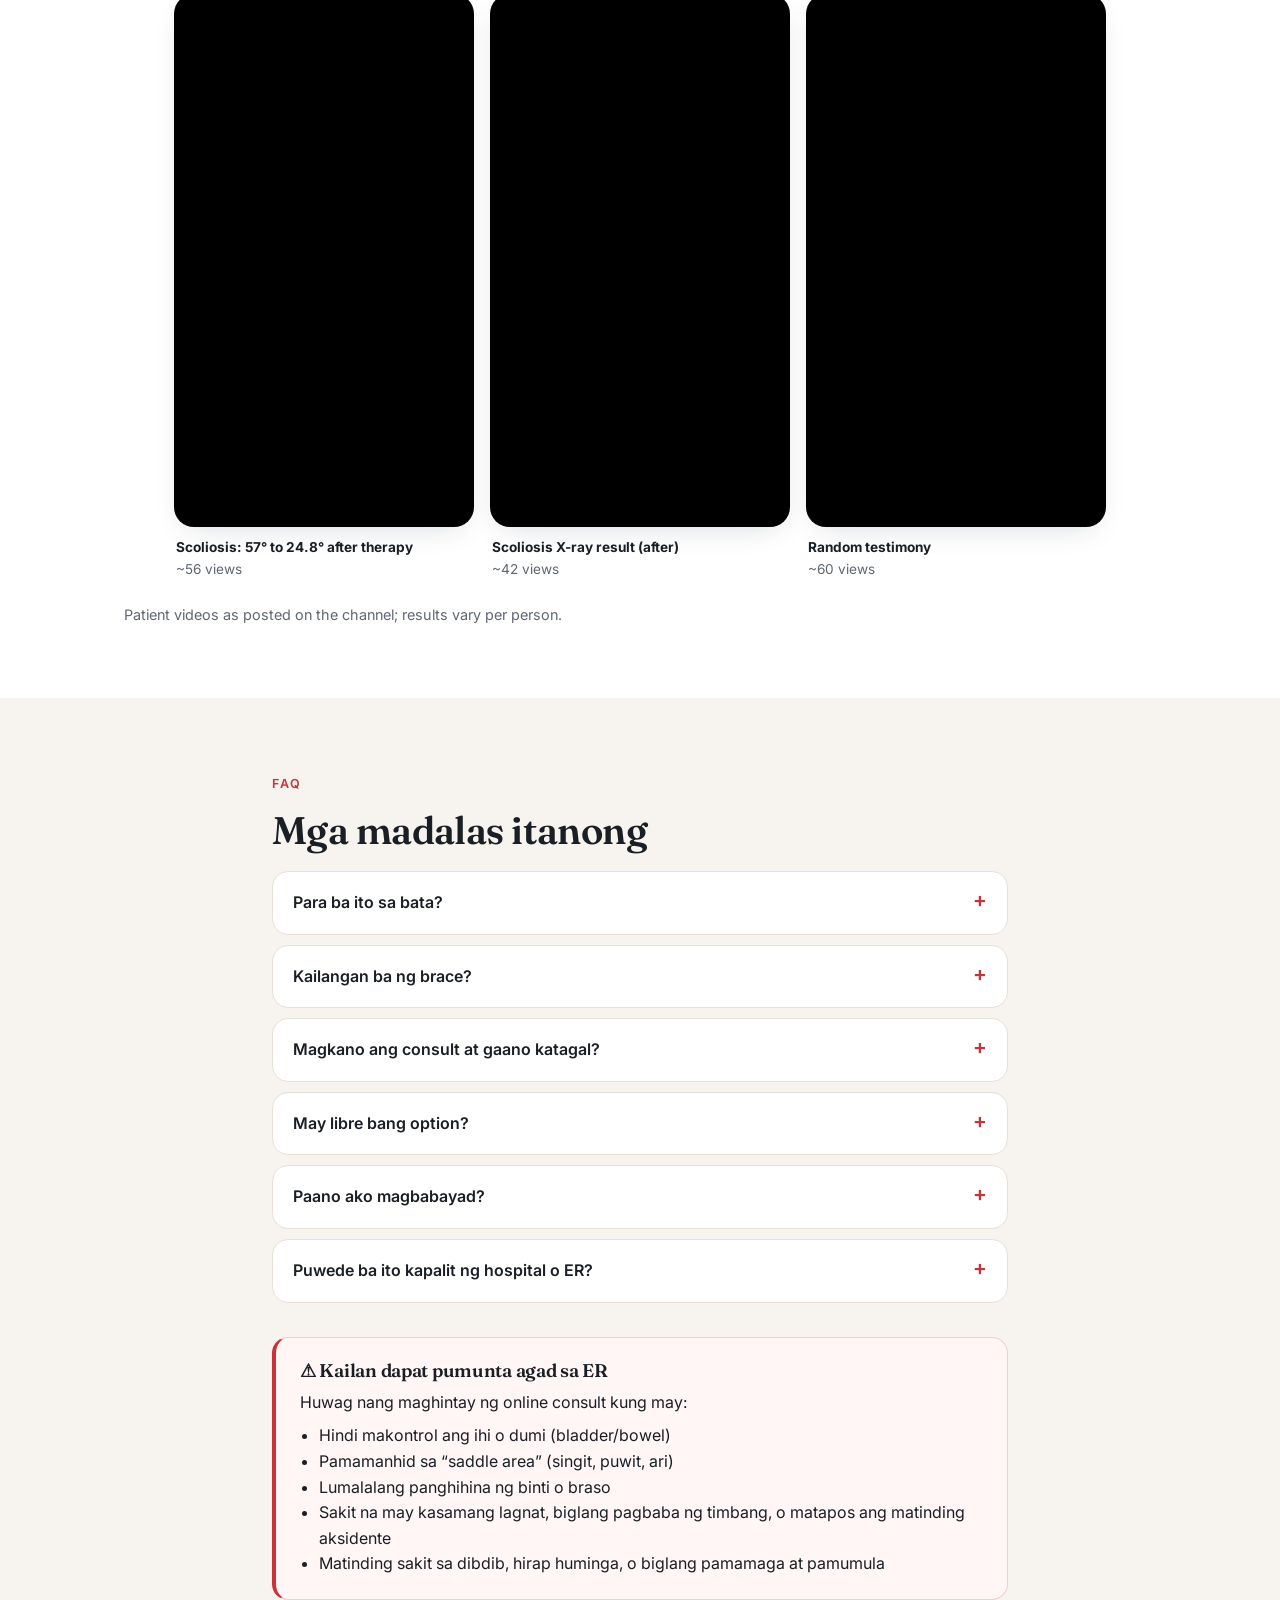
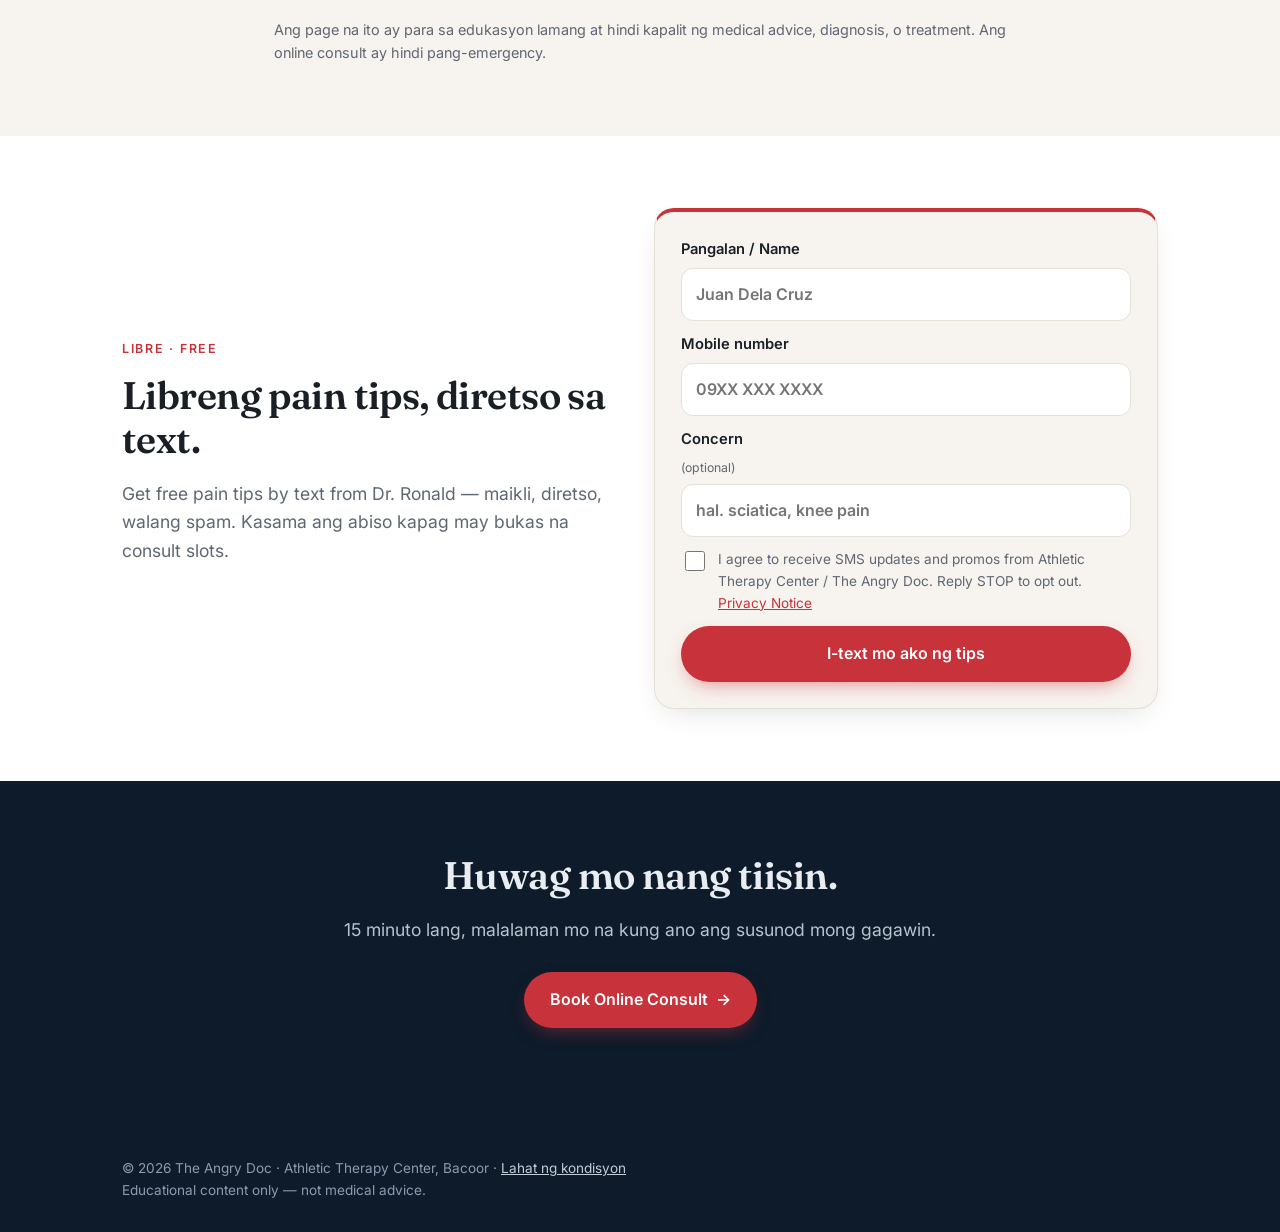
<file: scoliosis.html>
<!doctype html><html lang="fil"><head><meta charset="utf-8"><meta name="viewport" content="width=device-width,initial-scale=1">
<title>Scoliosis — Online Consult with Dr. Ronald Samaniego, DPT | The Angry Doc</title>
<meta name="description" content="Scoliosis: 15-minute online consult with Dr. Ronald Samaniego, Doctor of Physical Therapy. ₱500 via Zoom. Athletic Therapy Center, Bacoor.">
<meta property="og:title" content="Scoliosis — The Angry Doc"><meta property="og:image" content="img/dr-ronald-headshot.jpg">
<link rel="preconnect" href="https://fonts.googleapis.com"><link rel="preconnect" href="https://fonts.gstatic.com" crossorigin>
<link href="https://fonts.googleapis.com/css2?family=Fraunces:ital,opsz,wght@0,9..144,500;0,9..144,600;1,9..144,500&family=Inter:wght@400;500;600&display=swap" rel="stylesheet">
<link rel="stylesheet" href="styles.css">
<!-- Meta Pixel: paste your Meta Pixel base code here (replace YOUR_PIXEL_ID). No real ID included. -->
</head><body>
<nav class="top"><div class="c"><a class="brand" href="index.html">The Angry Doc<small>Athletic Therapy Center · Bacoor</small></a><a class="btn sm book" href="https://askangrydoc.com/">Book Consult <span aria-hidden="true">→</span></a></div></nav>
<header class="hero"><div class="c grid"><div>
<span class="eyebrow">Scoliosis · Online Consult</span>
<h1>May scoliosis ka o ang anak mo? <em>Huwag mag-panic.</em></h1><p class="sub">Ang kurba sa X-ray ay simula lang ng kuwento. Alamin kung ano talaga ang ibig sabihin nito para sa sakit, postura, at kinabukasan mo.</p>
<div class="ctas"><a class="btn book" href="https://askangrydoc.com/">Book Online Consult <span aria-hidden="true">→</span></a><a class="btn ghost" href="#video">Panoorin muna</a></div>
<div class="trust"><span><svg width="16" height="16" viewBox="0 0 24 24" fill="none" stroke="currentColor" stroke-width="2"><rect x="2" y="6" width="14" height="12" rx="2"/><path d="m16 10 6-3v10l-6-3"/></svg> 15-min Zoom</span><span><svg width="16" height="16" viewBox="0 0 24 24" fill="none" stroke="currentColor" stroke-width="2"><circle cx="12" cy="12" r="9"/><path d="M12 7v5l3 2"/></svg> ₱500 doctor consult</span><span><svg width="16" height="16" viewBox="0 0 24 24" fill="none" stroke="currentColor" stroke-width="2"><path d="M12 3 4 6v6c0 5 3.5 8 8 9 4.5-1 8-4 8-9V6z"/></svg> Doctor of Physical Therapy</span></div>
</div><figure class="doc-hero rv"><picture class=""><source srcset="img/dr-ronald-headshot.webp" type="image/webp"><img src="img/dr-ronald-headshot.jpg" alt="Dr. Ronald Samaniego, PT, DPT — The Angry Doc — professional headshot in navy suit" width="835" height="1000" fetchpriority="high" decoding="async"></picture><figcaption><b>Dr. Ronald Samaniego, PT, DPT</b><span>Ang iyong doktor · The Angry Doc</span></figcaption></figure></div></header>

<section class="sec alt" id="video"><div class="c"><span class="eyebrow">Mula sa YouTube channel</span><h2>Panoorin si Dr. Ronald na ipaliwanag ito</h2><p class="lead">Mga totoong video mula sa The Angry Doc channel tungkol sa scoliosis.</p><div class="cards c2" style="margin-top:28px"><div class="rv"><div class="vid"><iframe src="https://www.youtube-nocookie.com/embed/PAQ4ctZhkUM" title="Let’s talk about SCOLIOSIS" loading="lazy" allow="accelerometer; encrypted-media; gyroscope; picture-in-picture" allowfullscreen></iframe></div><p class="vmeta"><b>Let’s talk about SCOLIOSIS</b><br>~571 views sa YouTube</p></div><div class="rv"><div class="vid"><iframe src="https://www.youtube-nocookie.com/embed/4x9vzPQOsVo" title="Tama Ba Sinasabi Nya Sa Scoliosis?" loading="lazy" allow="accelerometer; encrypted-media; gyroscope; picture-in-picture" allowfullscreen></iframe></div><p class="vmeta"><b>Tama Ba Sinasabi Nya Sa Scoliosis?</b><br>~435 views sa YouTube</p></div><div class="rv"><div class="vid"><iframe src="https://www.youtube-nocookie.com/embed/8N96YMWYqzk" title="Scoliosis Misdiagnosed in the Philippines -Doc Ron Ang Malakas" loading="lazy" allow="accelerometer; encrypted-media; gyroscope; picture-in-picture" allowfullscreen></iframe></div><p class="vmeta"><b>Scoliosis Misdiagnosed in the Philippines -Doc Ron Ang Malakas</b><br>~375 views sa YouTube</p></div></div></div></section>

<section class="sec"><div class="c"><span class="eyebrow">Kilala mo ba 'to?</span><h2>Kung tumatango ka sa ilan dito, para sa'yo ang page na 'to.</h2><ul class="check rv"><li><svg width="18" height="18" viewBox="0 0 24 24" fill="none" stroke="currentColor" stroke-width="2.4" stroke-linecap="round" stroke-linejoin="round"><path d="M20 6 9 17l-5-5"/></svg><span>Hindi pantay ang balikat o balakang</span></li><li><svg width="18" height="18" viewBox="0 0 24 24" fill="none" stroke="currentColor" stroke-width="2.4" stroke-linecap="round" stroke-linejoin="round"><path d="M20 6 9 17l-5-5"/></svg><span>May umbok sa isang side ng likod kapag yumuyuko</span></li><li><svg width="18" height="18" viewBox="0 0 24 24" fill="none" stroke="currentColor" stroke-width="2.4" stroke-linecap="round" stroke-linejoin="round"><path d="M20 6 9 17l-5-5"/></svg><span>Sakit o pagod sa likod pagkatapos tumayo nang matagal</span></li><li><svg width="18" height="18" viewBox="0 0 24 24" fill="none" stroke="currentColor" stroke-width="2.4" stroke-linecap="round" stroke-linejoin="round"><path d="M20 6 9 17l-5-5"/></svg><span>Sinabihan kang may scoliosis sa X-ray</span></li><li><svg width="18" height="18" viewBox="0 0 24 24" fill="none" stroke="currentColor" stroke-width="2.4" stroke-linecap="round" stroke-linejoin="round"><path d="M20 6 9 17l-5-5"/></svg><span>Nag-aalala ka para sa anak mong lumalaki pa</span></li><li><svg width="18" height="18" viewBox="0 0 24 24" fill="none" stroke="currentColor" stroke-width="2.4" stroke-linecap="round" stroke-linejoin="round"><path d="M20 6 9 17l-5-5"/></svg><span>Hindi mo alam kung kailangan ng brace o operasyon</span></li></ul><a class="btn book" href="https://askangrydoc.com/">Pag-usapan natin — Book Online Consult <span aria-hidden="true">→</span></a></div></section>

<section class="sec alt"><div class="c"><div class="cards c2"><div class="rv"><span class="eyebrow">Bakit ito nangyayari</span><h2>Simpleng paliwanag</h2><p class="lead">Ang scoliosis ay kurba ng gulugod sa gilid. Hindi lahat ng kurba ay delikado, at hindi lahat ng back pain ay dahil sa kurba. Ang tamang plano ay depende sa edad, laki ng kurba, at sintomas — kaya kailangan ng maayos na pagsusuri, hindi takot.</p></div>
<div class="cards"><div class="card rv"><div class="ico"><svg width="22" height="22" viewBox="0 0 24 24" fill="none" stroke="currentColor" stroke-width="2" stroke-linecap="round"><path d="M9 4a3 3 0 0 0-3 3 3 3 0 0 0-2 5 3 3 0 0 0 2 5 3 3 0 0 0 6 1V5a2 2 0 0 0-3-1zM15 4a3 3 0 0 1 3 3 3 3 0 0 1 2 5 3 3 0 0 1-2 5 3 3 0 0 1-6 1"/></svg></div><h3>Ang sakit ay signal, hindi sira</h3><p>Ang pain ay paraan ng nervous system na protektahan ka. Kapag naintindihan mo ito, nababawasan ang takot — at mas gumagaan ang paggalaw.</p></div></div></div></div></section>

<section class="sec dark"><div class="c"><span class="eyebrow">Ibang approach</span><h2>Bakit hindi gumagaling sa hot compress at TENS lang</h2><p class="lead">Ang passive treatment ay puwedeng magpagaan pansamantala. Pero kung walang plano para palakasin at ibalik ang tiwala ng katawan mo sa paggalaw, madalas bumabalik ang sakit.</p>
<div class="vs" style="margin-top:30px"><div class="card rv"><h3><svg width="20" height="20" viewBox="0 0 24 24" fill="none" stroke="#9aa3ad" stroke-width="2.2" stroke-linecap="round"><path d="M18 6 6 18M6 6l12 12"/></svg> Karaniwang approach</h3><ul class="no"><li>Hot compress, TENS, ultrasound — tapos uwi</li><li>“Magpahinga ka muna” nang walang plano</li><li>Walang malinaw na paliwanag kung bakit masakit</li><li>Paulit-ulit na session, parehong resulta</li></ul></div>
<div class="card rv"><h3><span style="color:#f08a8f"><svg width="20" height="20" viewBox="0 0 24 24" fill="none" stroke="currentColor" stroke-width="2" stroke-linecap="round" stroke-linejoin="round"><path d="M12 3v4M12 17v4M3 12h4M17 12h4M5.6 5.6l2.8 2.8M15.6 15.6l2.8 2.8M5.6 18.4l2.8-2.8M15.6 8.4l2.8-2.8"/></svg></span> Approach ni Angry Doc</h3><ul class="yes"><li><b>Pain education</b> — maiintindihan mo ang kondisyon mo</li><li><b>Graded movement</b> — unti-unting dagdag na galaw at lakas</li><li><b>Assessment-based</b> — hinahanap ang tunay na pinanggagalingan</li><li><b>Malinaw na plano</b> at kailan dapat mag-refer</li></ul></div></div></div></section>

<section class="sec" id="consult"><div class="c"><span class="eyebrow">Ano ang mangyayari</span><h2>Ang iyong 15-minutong online consult</h2>
<div class="steps" style="margin-top:28px"><div class="card rv"><h3>Pumili ng slot</h3><p>Buksan ang booking page at pumili ng oras na swak sa'yo.</p></div><div class="card rv"><h3>Magbayad ng ₱500</h3><p>Sundin ang payment instructions. Makukuha mo ang Zoom link kapag confirmed.</p></div><div class="card rv"><h3>Mag-Zoom kay Dr. Ronald</h3><p>Ikukuwento mo ang sintomas; may simpleng movement checks gamit ang camera.</p></div><div class="card rv"><h3>Umalis nang may plano</h3><p>Malinaw na paliwanag, unang hakbang na exercises, at susunod na gagawin.</p></div></div>
<div class="price rv"><div><small>Doctor consult</small><div class="amt">₱500</div><small>15 minuto · Zoom · kasama si Dr. Ronald</small></div><div><a class="btn book" href="https://askangrydoc.com/">Book Online Consult <span aria-hidden="true">→</span></a><p class="vmeta" style="margin-top:4px">May tanong muna? May <b>libreng Staff Screening Line</b> sa booking page.</p></div></div></div></section>

<section class="sec dark"><div class="c about about-ph"><figure class="studio rv"><picture class=""><source srcset="img/dr-ronald-studio.webp" type="image/webp"><img src="img/dr-ronald-studio.jpg" alt="Dr. Ronald Samaniego in The Angry Doc studio, in front of the illuminated The Angry Doc sign with red and blue neon lights" width="1000" height="914" loading="lazy" decoding="async"></picture><figcaption>As seen on <b>The Angry Doc</b></figcaption></figure><div class="rv"><span class="eyebrow">Meet your doctor · Tungkol kay Dr. Ronald</span><h2>Dr. Ronald Samaniego, PT, DPT</h2>
<p>Doctor of Physical Therapy na nag-practice sa Chicago, USA bago bumalik sa Pilipinas para dalhin ang modern physical therapy. Siya ang “The Angry Doc” — kilala sa diretso at walang-paligoy na paliwanag tungkol sa sakit ng katawan. Ngayon ay nasa Athletic Therapy Center, Bacoor, at tumatanggap ng online consults sa buong Pilipinas.</p>
<div class="stats"><div><b>19.3K</b><span>YouTube subscribers</span></div><div><b>200+</b><span>long-form videos sa YouTube</span></div></div>
<p style="font-size:.85rem">Napanood sa: <a href="https://www.youtube.com/@Angry_Doc456">YouTube · The Angry Doc</a> · <a href="https://www.facebook.com/search/top?q=The%20Angry%20Doc">Facebook · The Angry Doc</a></p></div></div></section>

<section class="sec alt"><div class="c"><span class="eyebrow">Real patient stories</span><h2>Mga kuwento ng pasyente</h2><p class="lead">Mga patient video mula sa YouTube channel ni Dr. Ronald, karamihan mula sa panahon niya sa ActiveLife clinics.</p><div class="tvrow"><div class="tv"><div class="vid v"><iframe src="https://www.youtube-nocookie.com/embed/FboBrzu4vmg" title="Scoliosis: 57° to 24.8° after therapy" loading="lazy" allowfullscreen></iframe></div><p class="vmeta"><b>Scoliosis: 57° to 24.8° after therapy</b><br>~56 views</p></div><div class="tv"><div class="vid v"><iframe src="https://www.youtube-nocookie.com/embed/sAZ_xndjIog" title="Scoliosis X-ray result (after)" loading="lazy" allowfullscreen></iframe></div><p class="vmeta"><b>Scoliosis X-ray result (after)</b><br>~42 views</p></div><div class="tv"><div class="vid v"><iframe src="https://www.youtube-nocookie.com/embed/FSRWCpxXrDg" title="Random testimony" loading="lazy" allowfullscreen></iframe></div><p class="vmeta"><b>Random testimony</b><br>~60 views</p></div></div><p class="vmeta">Patient videos as posted on the channel; results vary per person.</p></div></section>

<section class="sec"><div class="c" style="max-width:780px"><span class="eyebrow">FAQ</span><h2>Mga madalas itanong</h2><details><summary>Para ba ito sa bata?</summary><p>Oo, puwedeng pag-usapan ang scoliosis ng bata kasama ang magulang. Para sa mga lumalaking bata, mahalaga ang regular na monitoring.</p></details><details><summary>Kailangan ba ng brace?</summary><p>Depende sa edad at sukat ng kurba. Ipapaliwanag namin ang opsyon at kung kailan kailangan ng specialist referral.</p></details><details><summary>Magkano ang consult at gaano katagal?</summary><p>₱500 para sa 15-minutong online consult kay Dr. Ronald sa Zoom. Pipili ka ng slot sa booking page.</p></details><details><summary>May libre bang option?</summary><p>Oo — may libreng Staff Screening Line sa booking page para sa mabilisang tanong bago ka mag-book ng doctor consult.</p></details><details><summary>Paano ako magbabayad?</summary><p>Sundin lang ang instructions sa booking page. Ang Zoom link ay ibibigay kapag confirmed na ang bayad.</p></details><details><summary>Puwede ba ito kapalit ng hospital o ER?</summary><p>Hindi. Kung may red-flag symptoms ka (tingnan sa ibaba), pumunta agad sa ER.</p></details>
<div class="red" style="margin-top:34px"><h3>⚠ Kailan dapat pumunta agad sa ER</h3><p style="margin:0">Huwag nang maghintay ng online consult kung may:</p><ul><li>Hindi makontrol ang ihi o dumi (bladder/bowel)</li><li>Pamamanhid sa “saddle area” (singit, puwit, ari)</li><li>Lumalalang panghihina ng binti o braso</li><li>Sakit na may kasamang lagnat, biglang pagbaba ng timbang, o matapos ang matinding aksidente</li><li>Matinding sakit sa dibdib, hirap huminga, o biglang pamamaga at pamumula</li></ul></div>
<p class="vmeta" style="margin-top:18px">Ang page na ito ay para sa edukasyon lamang at hindi kapalit ng medical advice, diagnosis, o treatment. Ang online consult ay hindi pang-emergency.</p></div></section>

<section class="sec alt optin" id="tips"><div class="c optin-g"><div><span class="eyebrow">Libre · Free</span><h2>Libreng pain tips, diretso sa text.</h2><p class="lead">Get free pain tips by text from Dr. Ronald — maikli, diretso, walang spam. Kasama ang abiso kapag may bukas na consult slots.</p></div>
<form class="card optin-form" data-api="https://askangrydoc.com/api/subscribe" data-source="funnel:scoliosis" novalidate><label>Pangalan / Name<input name="name" type="text" autocomplete="name" required maxlength="80" placeholder="Juan Dela Cruz"></label>
<label>Mobile number<input name="phone" type="tel" inputmode="tel" autocomplete="tel" required placeholder="09XX XXX XXXX"></label>
<label>Concern <small>(optional)</small><input name="concern" type="text" maxlength="200" placeholder="hal. sciatica, knee pain"></label>
<div class="hp" aria-hidden="true"><label>Website<input name="website" type="text" tabindex="-1" autocomplete="off"></label></div>
<label class="oc"><input type="checkbox" name="consent" required> <span>I agree to receive SMS updates and promos from Athletic Therapy Center / The Angry Doc. Reply STOP to opt out. <a href="https://askangrydoc.com/privacy">Privacy Notice</a></span></label>
<p class="oerr" role="alert" hidden></p><button class="btn" type="submit">I-text mo ako ng tips</button><p class="ook" role="status" hidden>Salamat! Nasa listahan ka na. Reply STOP anytime, o <a href="https://askangrydoc.com/optout">mag-unsubscribe dito</a>.</p></form></div></section>
<section class="sec dark final"><div class="c"><h2>Huwag mo nang tiisin.</h2><p class="lead">15 minuto lang, malalaman mo na kung ano ang susunod mong gagawin.</p><div class="ctas" style="justify-content:center"><a class="btn book" href="https://askangrydoc.com/">Book Online Consult <span aria-hidden="true">→</span></a></div></div></section>
<footer><div class="c">© 2026 The Angry Doc · Athletic Therapy Center, Bacoor · <a href="index.html">Lahat ng kondisyon</a><br>Educational content only — not medical advice.</div></footer>
<div class="sticky"><div><b>Scoliosis consult</b><br>₱500 · 15 min · Zoom</div><a class="btn book" href="https://askangrydoc.com/">Book Now <span aria-hidden="true">→</span></a></div>
<script src="funnel.js" defer></script></body></html>
</file>
<file: styles.css>
:root{--navy:#0d1b2a;--navy2:#1b2a3d;--accent:#c8323a;--accent-d:#a3262d;--sand:#f7f3ee;--sand2:#efe8df;--ink:#1a1f26;--mut:#5f6773;--line:#e6e0d7;--r:20px;--sh:0 10px 30px -12px rgba(13,27,42,.18)}
*{box-sizing:border-box}html{scroll-behavior:smooth}body{margin:0;font-family:Inter,system-ui,sans-serif;color:var(--ink);background:var(--sand);line-height:1.6;-webkit-font-smoothing:antialiased;padding-bottom:84px}
h1,h2,h3{font-family:Fraunces,Georgia,serif;font-weight:600;letter-spacing:-.015em;line-height:1.15;margin:0 0 .5em}
h1{font-size:clamp(2rem,7vw,3.4rem)}h2{font-size:clamp(1.6rem,5vw,2.4rem)}h3{font-size:1.15rem}
a{color:var(--accent)}img{max-width:100%;display:block}
.c{max-width:1080px;margin:0 auto;padding:0 22px}
.sec{padding:72px 0}.alt{background:#fff}.dark{background:var(--navy);color:#e9edf2}.dark p{color:#b9c3cf}
.eyebrow{display:inline-block;font-size:.78rem;font-weight:600;letter-spacing:.14em;text-transform:uppercase;color:var(--accent);margin-bottom:14px}
.dark .eyebrow{color:#f08a8f}.lead{font-size:1.1rem;color:var(--mut);max-width:620px}
nav.top{position:sticky;top:0;z-index:20;background:rgba(247,243,238,.85);backdrop-filter:blur(12px);border-bottom:1px solid var(--line)}
nav.top .c{display:flex;align-items:center;justify-content:space-between;height:62px}
.brand{font-family:Fraunces,serif;font-weight:600;font-size:1.1rem;color:var(--navy);text-decoration:none}.brand small{display:block;font-family:Inter;font-size:.68rem;color:var(--mut);letter-spacing:.08em;text-transform:uppercase;font-weight:500}
.btn{display:inline-flex;align-items:center;justify-content:center;gap:8px;background:var(--accent);color:#fff;text-decoration:none;font-weight:600;padding:15px 26px;border-radius:999px;box-shadow:0 8px 20px -8px rgba(200,50,58,.6);transition:.2s}
.btn:hover{background:var(--accent-d);transform:translateY(-1px)}.btn.sm{padding:10px 18px;font-size:.9rem;box-shadow:none}
.btn.ghost{background:transparent;color:inherit;border:1px solid currentColor;box-shadow:none;opacity:.9}
.hero{background:radial-gradient(1200px 500px at 85% -10%,#2a3f5a 0,transparent 60%),var(--navy);color:#fff;padding:64px 0 76px}
.hero .grid{display:grid;gap:40px;align-items:center}@media(min-width:900px){.hero .grid{grid-template-columns:1.1fr .9fr}}
.hero p.sub{color:#c3ccd7;font-size:1.12rem;max-width:540px}.hero h1 em{font-style:italic;color:#f3a1a5}
.ctas{display:flex;flex-wrap:wrap;gap:12px;margin:28px 0 18px}
.trust{display:flex;flex-wrap:wrap;gap:18px;font-size:.88rem;color:#aeb9c6}.trust span{display:flex;align-items:center;gap:7px}
.thumb{position:relative;border-radius:var(--r);overflow:hidden;box-shadow:0 30px 60px -20px rgba(0,0,0,.6);aspect-ratio:16/10;background:#111}
.thumb img{width:100%;height:100%;object-fit:cover;opacity:.85}.thumb .play{position:absolute;inset:0;display:grid;place-items:center}
.thumb .play i{width:72px;height:72px;border-radius:50%;background:rgba(255,255,255,.92);display:grid;place-items:center}
.thumb .cap{position:absolute;left:0;right:0;bottom:0;padding:16px 18px;background:linear-gradient(transparent,rgba(0,0,0,.8));font-size:.9rem}
.cards{display:grid;gap:18px}@media(min-width:760px){.cards.c2{grid-template-columns:1fr 1fr}.cards.c3{grid-template-columns:repeat(3,1fr)}}
.card{background:#fff;border:1px solid var(--line);border-radius:var(--r);padding:26px;box-shadow:var(--sh)}
.alt .card{background:var(--sand)}.dark .card{background:var(--navy2);border-color:#2a3a50;box-shadow:none}
.ico{width:44px;height:44px;border-radius:12px;background:#fbeaea;color:var(--accent);display:grid;place-items:center;margin-bottom:14px}
.check{list-style:none;padding:0;margin:24px 0;display:grid;gap:12px}@media(min-width:760px){.check{grid-template-columns:1fr 1fr}}
.check li{display:flex;gap:12px;align-items:flex-start;background:#fff;border:1px solid var(--line);border-radius:14px;padding:14px 16px}
.check li svg{flex:none;color:var(--accent);margin-top:3px}
.vid{border-radius:var(--r);overflow:hidden;box-shadow:var(--sh);background:#000;aspect-ratio:16/9}.vid iframe{width:100%;height:100%;border:0}
.vmeta{font-size:.9rem;color:var(--mut);margin:10px 2px 0}.vmeta b{color:var(--ink)}
.vs{display:grid;gap:18px}@media(min-width:760px){.vs{grid-template-columns:1fr 1fr}}
.vs .card h3{display:flex;gap:10px;align-items:center}.no li::marker{color:#9aa3ad}.yes li::marker{color:var(--accent)}
.steps{counter-reset:s;display:grid;gap:16px}@media(min-width:760px){.steps{grid-template-columns:repeat(4,1fr)}}
.steps .card{position:relative;padding-top:58px}.steps .card:before{counter-increment:s;content:counter(s,decimal-leading-zero);position:absolute;top:20px;left:26px;font-family:Fraunces,serif;font-size:1.6rem;color:var(--accent)}
.price{display:flex;flex-wrap:wrap;gap:22px;align-items:center;justify-content:space-between;background:#fff;border:1px solid var(--line);border-radius:var(--r);padding:26px;margin-top:22px;box-shadow:var(--sh)}
.price .amt{font-family:Fraunces,serif;font-size:2.6rem;line-height:1}.price small{color:var(--mut)}
.about{display:grid;gap:32px;align-items:center}@media(min-width:860px){.about{grid-template-columns:.8fr 1.2fr}}
.portrait{aspect-ratio:4/5;border-radius:var(--r);background:linear-gradient(160deg,#1b2a3d,#0d1b2a);display:grid;place-items:center;color:#7d8da2;text-align:center;font-size:.85rem;padding:20px;border:1px dashed #3a4c63}
.stats{display:flex;flex-wrap:wrap;gap:28px;margin:22px 0}.stats b{display:block;font-family:Fraunces,serif;font-size:1.9rem;color:#fff}.stats span{font-size:.85rem;color:#9fb0c3}
.ph{border:1.5px dashed #cdbfae;background:repeating-linear-gradient(45deg,#fbf8f4,#fbf8f4 10px,#f6f0e8 10px,#f6f0e8 20px);box-shadow:none}
.ph .tag{display:inline-block;font-size:.72rem;font-weight:600;background:#fff;border:1px solid #e0d4c4;color:#8a6d4a;border-radius:999px;padding:3px 10px;margin-bottom:10px}
details{background:#fff;border:1px solid var(--line);border-radius:16px;padding:18px 20px;margin:10px 0}summary{cursor:pointer;font-weight:600;list-style:none;display:flex;justify-content:space-between;gap:12px}summary:after{content:"+";color:var(--accent);font-size:1.3rem;line-height:1}details[open] summary:after{content:"–"}details p{margin:.8em 0 0;color:var(--mut)}
.red{background:#fff6f5;border:1px solid #f1cfcc;border-left:4px solid var(--accent);border-radius:16px;padding:22px 24px}.red ul{margin:.5em 0 0;padding-left:1.2em}
.final{text-align:center}.final .lead{margin:0 auto}
footer{background:var(--navy);color:#8c9bb0;font-size:.85rem;padding:40px 0 30px}footer a{color:#c3ccd7}
.sticky{position:fixed;left:0;right:0;bottom:0;z-index:30;background:rgba(13,27,42,.96);backdrop-filter:blur(10px);padding:12px 16px calc(12px + env(safe-area-inset-bottom));display:flex;gap:12px;align-items:center;justify-content:space-between;color:#fff}
.sticky div{font-size:.82rem;line-height:1.3;color:#c3ccd7}.sticky div b{color:#fff;font-size:.95rem}.sticky .btn{padding:12px 20px;white-space:nowrap}
@media(min-width:900px){.sticky{display:none}body{padding-bottom:0}}
.hub .card{display:flex;flex-direction:column;text-decoration:none;color:inherit;transition:.2s}.hub .card:hover{transform:translateY(-3px)}.hub .card img{border-radius:12px;margin-bottom:16px;aspect-ratio:16/9;object-fit:cover}
.rv{opacity:0;transform:translateY(18px);transition:opacity .7s ease,transform .7s ease}.rv.in{opacity:1;transform:none}
@media(prefers-reduced-motion:reduce){.rv{opacity:1;transform:none;transition:none}}
.btn{white-space:nowrap}.thumb{color:#fff;text-decoration:none;display:block}.thumb .cap{color:#fff}
@media(max-width:420px){.btn.book:not(.sm){width:100%;white-space:normal}.ctas .btn{width:100%}}
.tvrow{display:flex;gap:16px;overflow-x:auto;scroll-snap-type:x mandatory;padding:24px 2px 12px;-webkit-overflow-scrolling:touch}
.tvrow>*{flex:0 0 72%;max-width:300px;scroll-snap-align:start}@media(min-width:900px){.tvrow>*{flex:1 1 0}}
.vid.v{aspect-ratio:9/16}.tv .vmeta{font-size:.85rem}.tvrow .card.ph{display:flex;flex-direction:column;justify-content:center}
.about-solo{max-width:760px;margin:0 auto;text-align:center}.about-solo p{margin-left:auto;margin-right:auto}
.about-solo .stats{justify-content:center;gap:48px;border-top:1px solid #2a3a50;border-bottom:1px solid #2a3a50;padding:22px 0}
.about-solo h2:after{content:"";display:block;width:56px;height:2px;background:var(--accent);margin:18px auto 0}
@media(min-width:900px){.tvrow{justify-content:center}.tvrow>*{flex:0 1 300px}}
/* Doctor photos */
.doc-hero{margin:0;position:relative;justify-self:center;width:100%;max-width:420px}
.doc-hero picture{display:block;border-radius:22px;overflow:hidden;box-shadow:0 40px 80px -30px rgba(0,0,0,.75),0 0 0 1px rgba(255,255,255,.08);aspect-ratio:5/6;background:#2a3442}
.doc-hero::before{content:"";position:absolute;inset:-14px 14px 14px -14px;border:1px solid rgba(243,161,165,.35);border-radius:26px;z-index:-1}
.doc-hero img,.studio img{display:block;width:100%;height:100%;object-fit:cover;object-position:50% 18%}
.doc-hero figcaption{position:absolute;left:16px;right:16px;bottom:16px;padding:12px 16px;border-radius:14px;background:rgba(14,22,34,.72);backdrop-filter:blur(10px);-webkit-backdrop-filter:blur(10px);color:#fff;display:flex;flex-direction:column;font-size:.95rem}
.doc-hero figcaption span{color:#c3ccd7;font-size:.8rem}
.about-ph{display:grid;gap:36px;align-items:center}@media(min-width:900px){.about-ph{grid-template-columns:.95fr 1.05fr}}
.studio{margin:0;position:relative}.studio picture{display:block;border-radius:20px;overflow:hidden;aspect-ratio:1000/914;box-shadow:0 30px 70px -25px rgba(0,0,0,.8),-12px 0 40px -18px rgba(230,60,60,.45),12px 0 40px -18px rgba(40,120,255,.45)}
.studio figcaption{position:absolute;top:14px;left:14px;padding:6px 12px;border-radius:999px;background:rgba(0,0,0,.6);color:#fff;font-size:.78rem;letter-spacing:.04em;text-transform:uppercase}
@media(max-width:899px){.hero .doc-hero{max-width:320px;order:-1}.hero .grid{gap:28px}}
/* SMS opt-in */
.optin-g{display:grid;gap:28px;align-items:center}@media(min-width:860px){.optin-g{grid-template-columns:1fr 1fr}}
.optin-form{display:grid;gap:12px;border-top:4px solid var(--accent)}
.optin-form label{display:grid;gap:6px;font-weight:600;font-size:.92rem}.optin-form small{font-weight:400;color:var(--mut)}
.optin-form input[type=text],.optin-form input[type=tel]{font:inherit;font-size:1rem;padding:13px 14px;border:1.5px solid var(--line);border-radius:12px;background:#fff;width:100%}
.optin-form input:focus{outline:none;border-color:var(--accent)}
.optin-form .oc{display:flex;gap:10px;align-items:flex-start;font-weight:400;font-size:.85rem;color:var(--mut)}.optin-form .oc input{width:20px;height:20px;flex:none;margin-top:2px;accent-color:var(--accent)}
.optin-form .hp{position:absolute;left:-9999px;width:1px;height:1px;overflow:hidden}
.optin-form .btn{width:100%;border:0;cursor:pointer;font:inherit;font-weight:600}
.oerr{color:var(--accent-d);margin:0;font-size:.9rem}.ook{margin:0;background:#ecfdf3;color:#14532d;border-radius:12px;padding:12px 14px}
</file>
